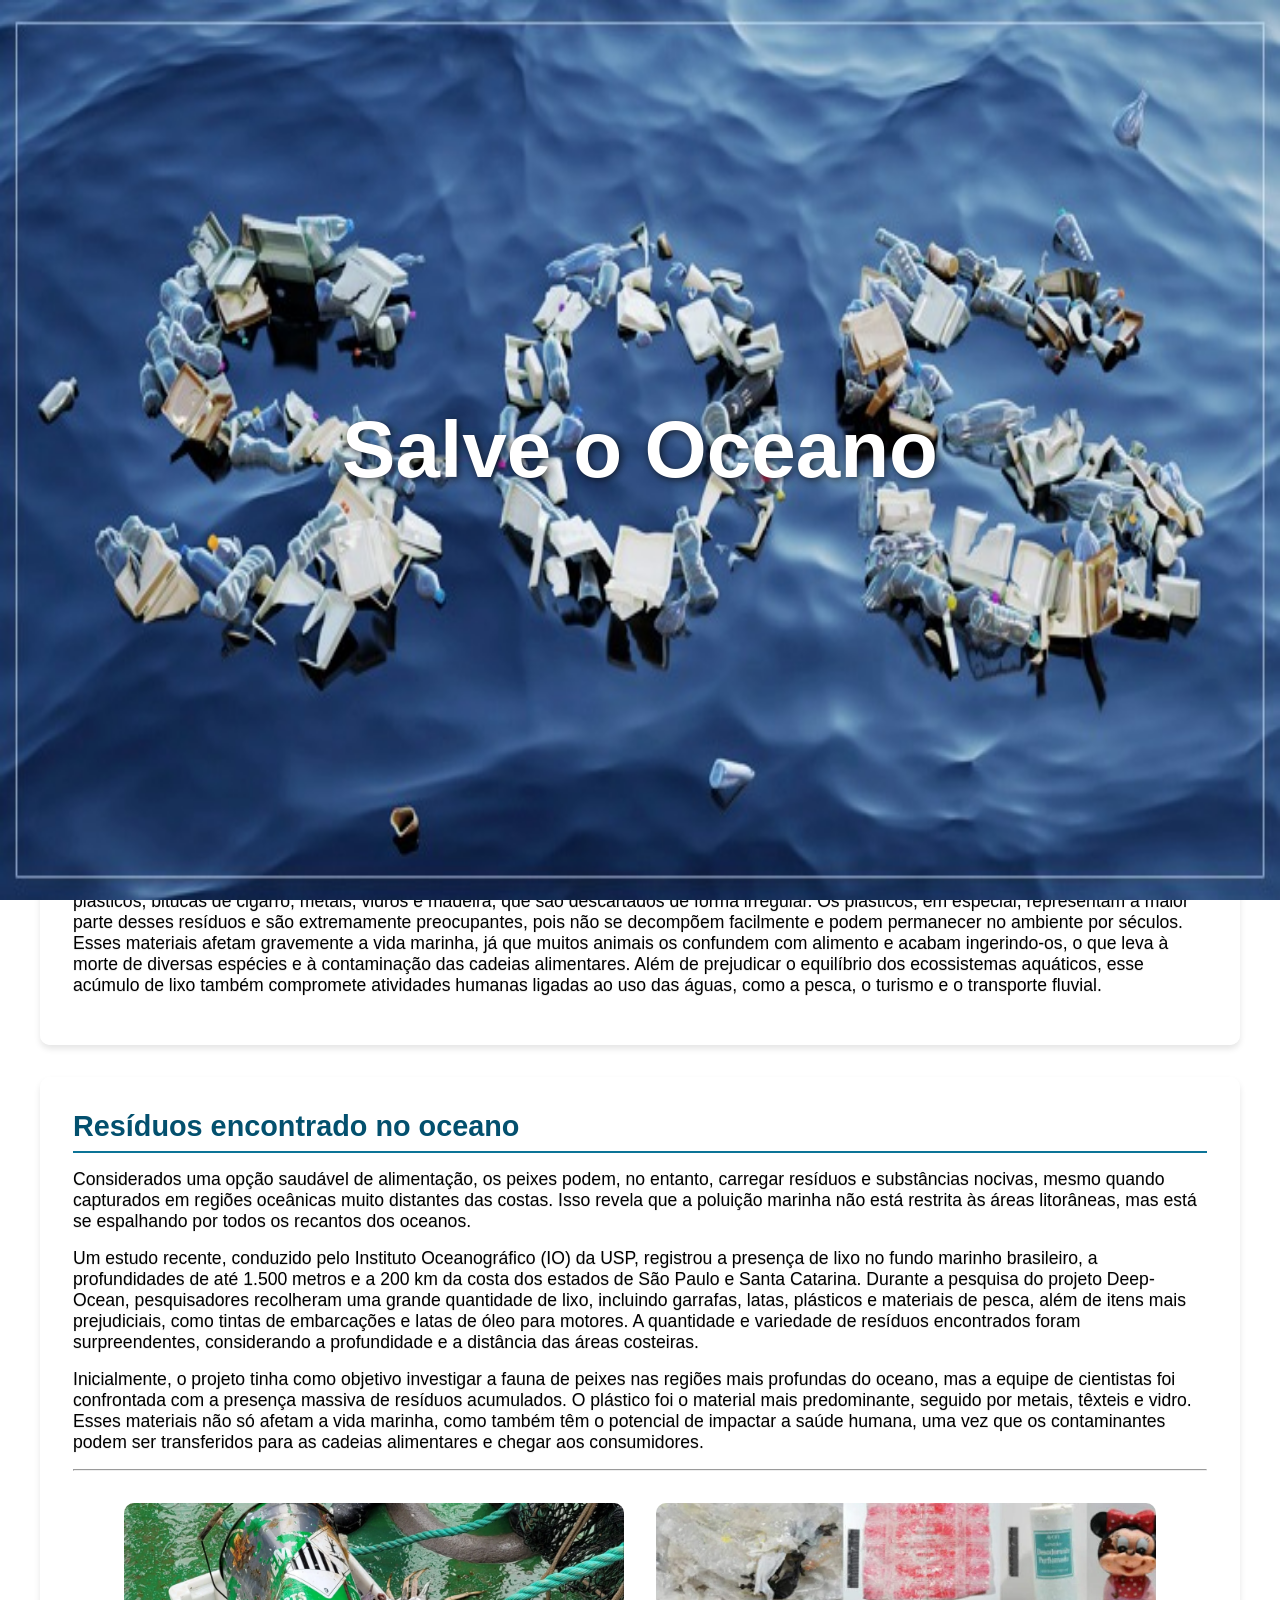
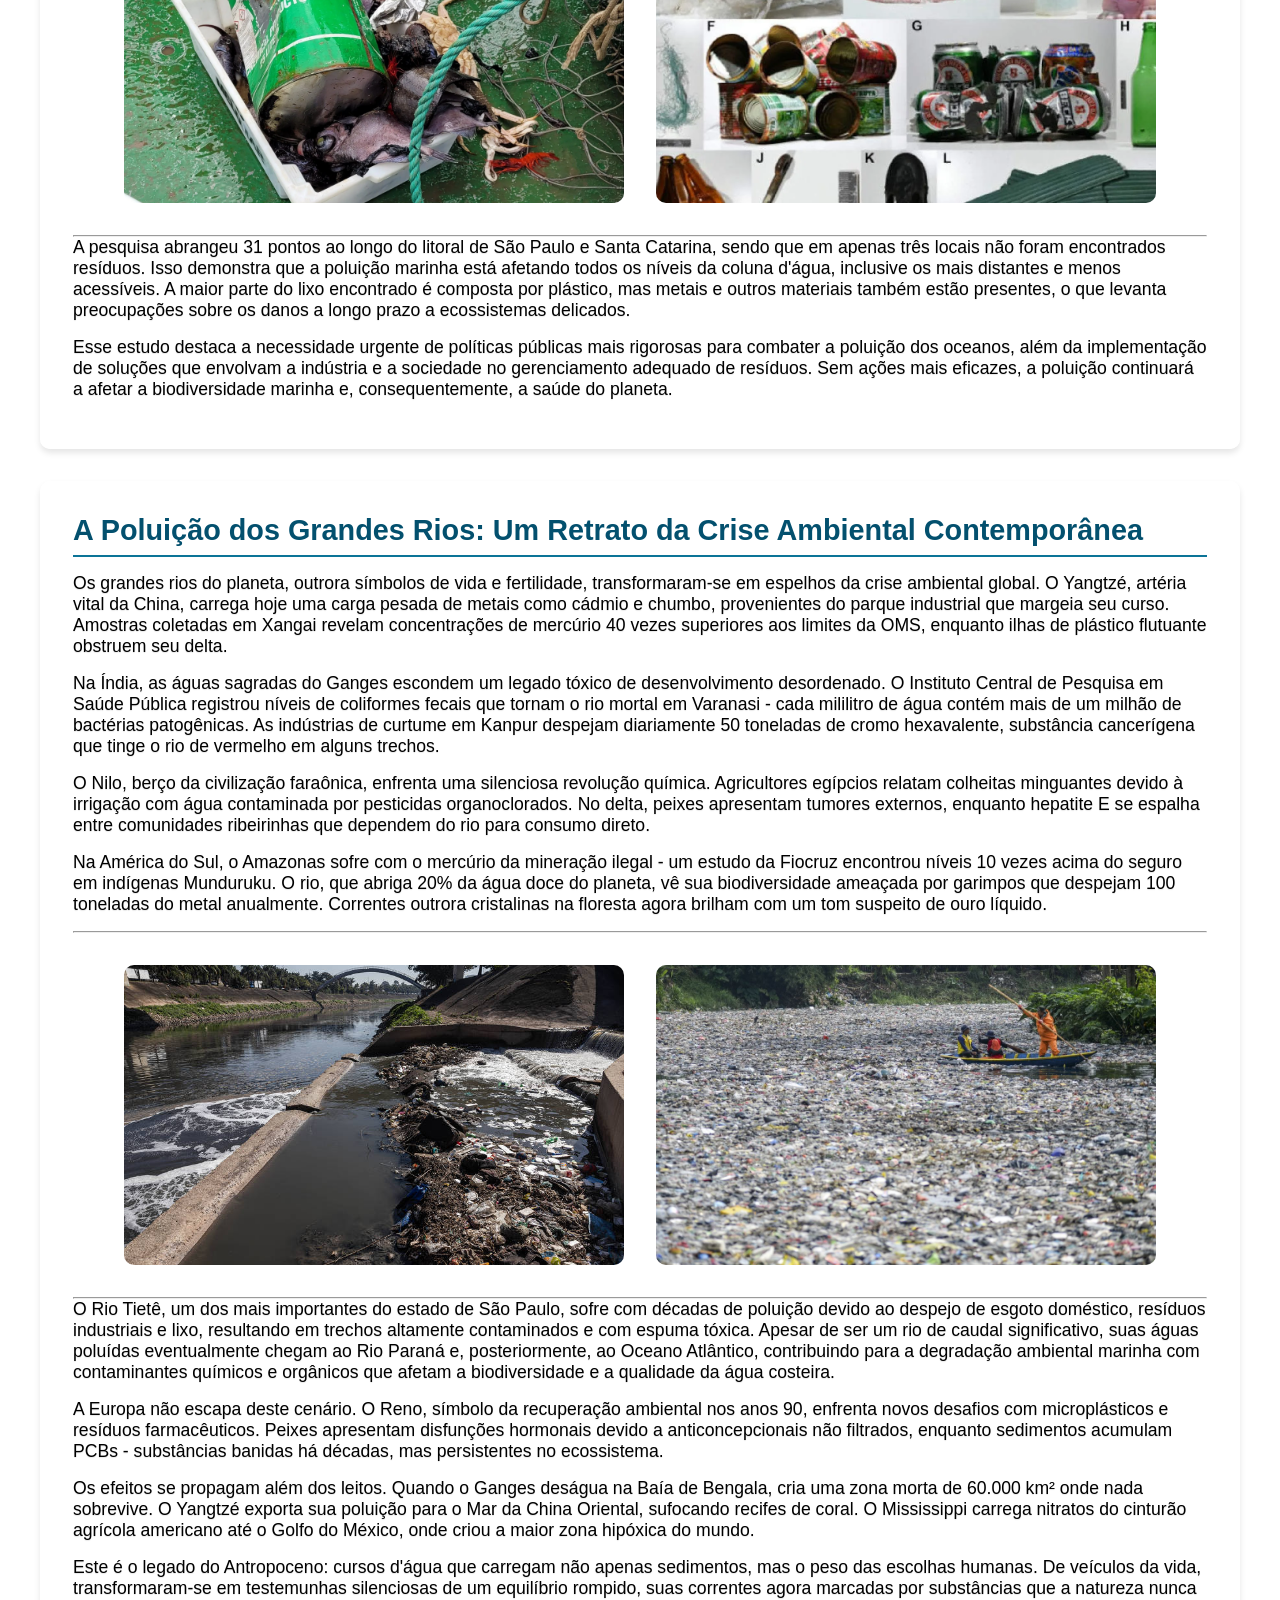
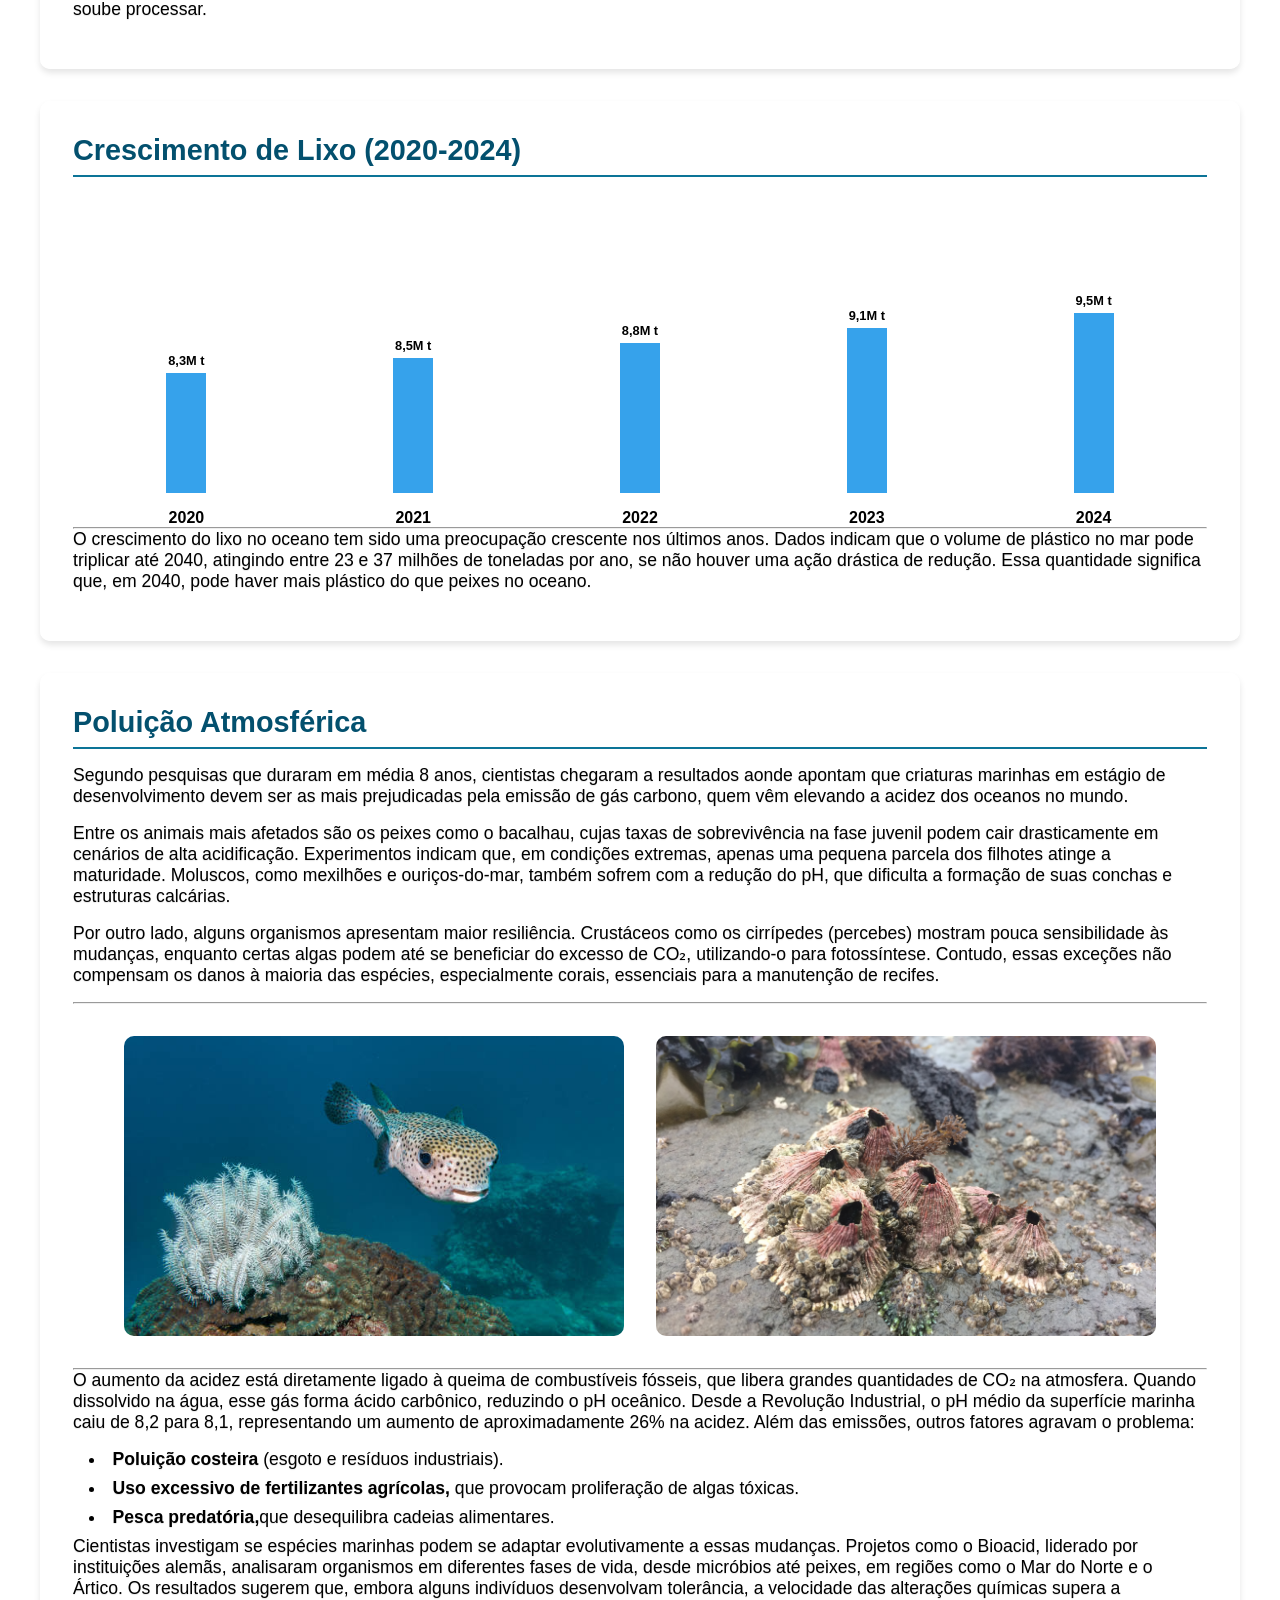
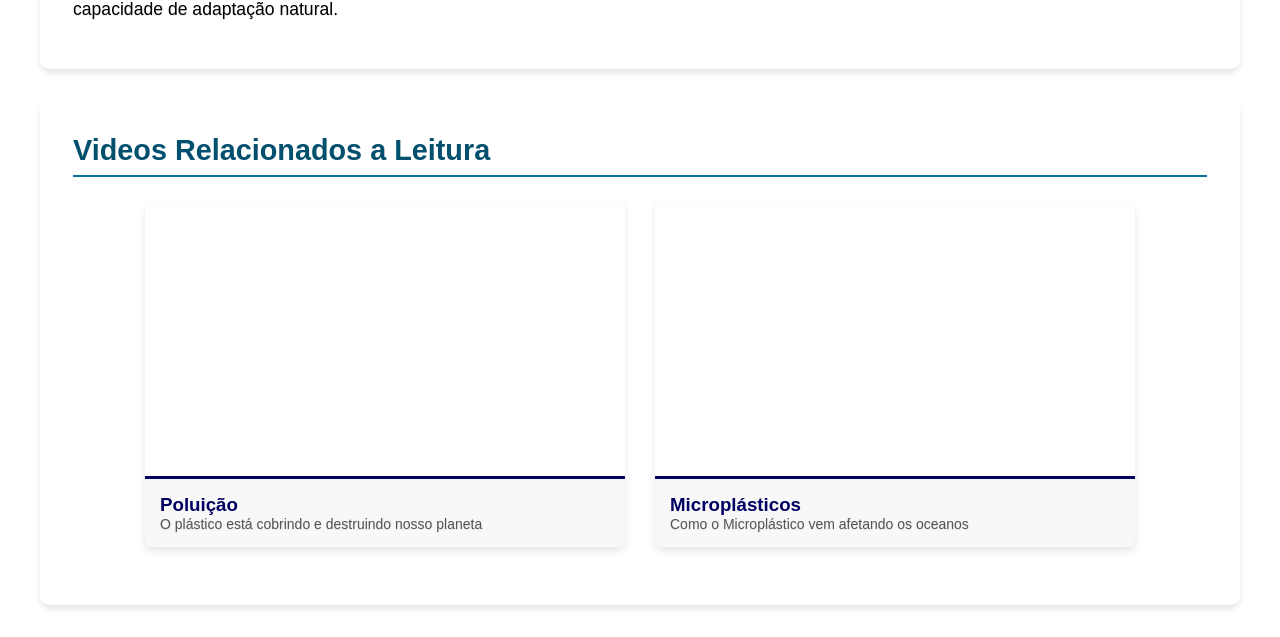
<file: index.html>
<!DOCTYPE html> <!-- Define o tipo do documento -->
<html lang="pt-BR"> <!-- Define o idioma da página como português do Brasil -->
<head>
    <meta charset="UTF-8"> <!-- Define a codificação de caracteres -->
    <meta name="viewport" content="width=device-width, initial-scale=1.0">
    <meta name="viewport" content="width=device-width, initial-scale=1.0, shrink-to-fit=no">
    <link rel="shortcut icon" href="../img/baleia.ico" type="imagem/x-icon">
    <title>Salve os Oceanos</title> <!-- Título da aba do navegador -->
     <link rel="stylesheet" href="../css/styles.css">  <!-- Importa o arquivo CSS -->
    <script src="../js/script.js"></script>
</head>
<body>

    <style>
    
    #splash-screen {
        position: fixed;
        top: 0;
        left: 0;
        width: 100%;
        height: 100%;
        background: #000;
        z-index: 999;
        display: flex;
        justify-content: center;
        align-items: center;
        transition: opacity 0.5s ease;
    }
    
    #splash-screen img {
        position: absolute;
        width: 100%;
        height: 100%;
        background-repeat: no-repeat;
        background-position: center;
        background-size: cover;
        background-attachment: fixed;
    }
    
    #splash-screen h1 {
        position: relative;
        z-index: 2;
        color: white;
        font-size: 5rem;
        text-align: center;
        text-shadow: 2px 2px 8px rgba(0, 0, 0, 0.7);
        animation: pulse 2.5s;
    }
    
    @keyframes pulse {
        0% { transform: scale(1); }
        50% { transform: scale(1.05); }
        100% { transform: scale(1); }
    }
    
    /* Conteúdo Principal */
    #main-content {
        opacity: 0;
        transition: opacity 0.5s ease;
    }
    
    .show-content {
        opacity: 1 !important;
    }

    </style>
    <!-- Tela de Carregamento -->
    <div id="splash-screen"> <!-- Div de carregamento inicial -->
        <img src="../img/Alo-CETESB-trouxe-a-tona-o-Lixo-Plastico-no-Mar.jpeg" alt="Imagem do Oceano"> <!-- Imagem da tela de carregamento -->
        <h1>Salve o Oceano</h1> <!-- Título centralizado na tela de carregamento -->
    </div>

    <!-- Página Principal -->
    <div id="main-content">
        <header>
            <div class="nav-container">
                <a class="logo"><i>🌊</i> Impactos no oceano</a>
                <nav>
                    <a href="index.html" class="nav-link active">Poluição</a> 
                    <a href="micro.html" class="nav-link">Microplásticos</a> 
                    <a href="esgoto.html" class="nav-link">Efluentes</a>
                    <a href="vida.html" class="nav-link">Vida Marinha</a>   
               </nav>
      
               <nav class="secondary-menu">
                <a href="#" class="menu-toggle" id="menuToggle">
                  <i class="icon-menu">☰</i> 
                </a>
                <ul class="submenu" id="submenu">
                    <li><a href="index.html">Poluição</a>
                    <li><a href="esgoto.html">Efluentes</a></li>  
                    <li><a href="micro.html">Microplástico</a></li>
                    <li><a href="vida.html">Vida marinha</a></li>
                    <li><a href="pesca.html">Pesca predatória</a></li>
                    <li><a href="clima.html">Climatização</a></li>
                    <li><a href="acidificação.html">Acidificação</a></li>
                    <li><a href="barco.html">Barcos</a></li>
                    <li><a href="exploração.html">Exploração de petróleo </a></li> 
                    <li><a href="contaminação.html">Contaminação de metais</a></li>
                    <li><a href="ajude.html">Ajude o Mar</a></li>
                    <li><a href="feedback.html">Feedback</a></li>
              </nav>
            </div>
          </header>
        </div>
      

        </header>
      </div>
        </header>


                <button onclick="lerPagina()" onmouseover="lerTexto('Ler página')" style="margin: 1rem; padding: 0.5rem 1rem; font-size: 1rem;">
                    🔊 Ler Página
                </button>  <!-- Botão para leitura da página -->
                

            <main> <!-- Conteúdo principal -->
                <section id="introdução"> <!-- Seção de introdução -->
                    <h2>A Poluição Marinha</h2> 
                   <p>Este site foi criado para abordar o tema da poluição oceânica, apresentando o contexto histórico, causas e consequências desse problema global. Aqui você encontrará informações sobre os principais tipos de contaminantes, estudos recentes sobre seus impactos na vida marinha e na saúde humana, além de sugestões de práticas e políticas que podem reduzir o fluxo de resíduos para os oceanos. Navegue pelas seções para entender todos os contextos.</p>
                    <p>A poluição marinha é um problema antigo, mas que se intensificou com o avanço da industrialização e do crescimento populacional. Desde os tempos mais remotos, os oceanos foram vistos como uma fonte inesgotável de recursos e um local conveniente para descartar resíduos. No entanto, ao longo dos séculos, a poluição de fonte pontual, como derramamentos de petróleo e lançamento de resíduos industriais, também contribui significativamente. A poluição oceânica tem graves consequências para a vida marinha, ecossistemas e para a saúde humana.
                    </p><hr>  

                    <div class="lista">
                            <div class="img-st">
                                <img src="../img/20220803_poluicao_oceano.jpg" loading="lazy">
                                <p class="row"> Fonte Disponível em: 
                                    <a href="https://jornal.usp.br/atualidades/o-brasil-esta-entre-os-20-paises-que-mais-contribuem-para-a-poluicao-nos-oceanos/" target="_blank">
                                    Jornal USP
                                    </a></p>
                                </div>

                            <div class="img-st">
                                <img src="../img/mar-de-lixo-no-caribe-foto-caroline-power-abre.jpg" loading="lazy">
                                <p class="row"> Fonte Disponível em: 
                                    <a href="https://images.app.goo.gl/r9xRzK4qe5NNkAoC9/" target="_blank">
                                    Image do Google
                                    </a></p>
                            </div>
                    </div><hr><br>

                        <p>Grande parte do lixo encontrado nos oceanos, aproximadamente 80%, tem origem em atividades humanas realizadas em terra, sendo transportado até os mares pelos cursos d’água. Esse lixo marinho é composto por materiais sólidos fabricados ou transformados,
                        como plásticos, bitucas de cigarro, metais, vidros e madeira, que são descartados de forma irregular. Os plásticos, em especial, representam a maior parte desses resíduos e são extremamente preocupantes, pois não se decompõem facilmente e podem permanecer no ambiente por séculos. Esses materiais afetam gravemente a vida marinha, já que muitos animais os confundem com alimento e acabam ingerindo-os,
                        o que leva à morte de diversas espécies e à contaminação das cadeias alimentares. Além de prejudicar o equilíbrio dos ecossistemas aquáticos, esse acúmulo de lixo também compromete atividades humanas ligadas ao uso das águas, como a pesca, o turismo e o transporte fluvial.
                        </p>
               </section>

                <section id="Resíduos ">
                    <h2>Resíduos encontrado no oceano</h2>
                    <p>Considerados uma opção saudável de alimentação, os peixes podem, no entanto, carregar resíduos e substâncias nocivas, mesmo quando capturados em regiões oceânicas muito distantes das costas. Isso revela que a poluição marinha não está restrita às áreas litorâneas, mas está se espalhando por todos os recantos dos oceanos.</p>
                    <p>Um estudo recente, conduzido pelo Instituto Oceanográfico (IO) da USP, registrou a presença de lixo no fundo marinho brasileiro, a profundidades de até 1.500 metros e a 200 km da costa dos estados de São Paulo e Santa Catarina. Durante a pesquisa do projeto Deep-Ocean, pesquisadores recolheram uma grande quantidade de lixo, incluindo garrafas, latas, plásticos e materiais de pesca, além de itens mais prejudiciais, como tintas de embarcações e latas de óleo para motores. A quantidade e variedade de resíduos encontrados foram surpreendentes, considerando a profundidade e a distância das áreas costeiras.</p>
                    <p>Inicialmente, o projeto tinha como objetivo investigar a fauna de peixes nas regiões mais profundas do oceano, mas a equipe de cientistas foi confrontada com a presença massiva de resíduos acumulados. O plástico foi o material mais predominante, seguido por metais, têxteis e vidro. Esses materiais não só afetam a vida marinha, como também têm o potencial de impactar a saúde humana, uma vez que os contaminantes podem ser transferidos para as cadeias alimentares e chegar aos consumidores.</p>
                    <hr>

                    <div class="lista">
                        <div class="img-st">
                        <img src="../img/lixo-oceano-e1710893080181.webp" loading="lazy">
                            <p class="row"> Fonte Disponível em: 
                                <a href="https://www.cnnbrasil.com.br/nacional/pela-primeira-vez-pesquisadores-da-usp-encontram-lixo-no-oceano-profundo/" target="_blank">
                                    CNN Brasil
                                </a>
                            </p>
                        </div>

                        <div class="img-st">
                                <img src="../img/pM7lmHmd-76fa85e0-dbd9-11ee-a859-f1fc398a4d19-minified.webp" loading="lazy">
                                <p class="row"> Fonte Disponível em: 
                                <a href="https://www.funverde.org.br/blog/lixo-ja-e-abundante-no-fundo-do-mar-brasileiro/" target="_blank">
                                    Funverde
                                </a></p>
                        </div>
                    </div><hr>   
                    <p>A pesquisa abrangeu 31 pontos ao longo do litoral de São Paulo e Santa Catarina, sendo que em apenas três locais não foram encontrados resíduos. Isso demonstra que a poluição marinha está afetando todos os níveis da coluna d'água, inclusive os mais distantes e menos acessíveis. A maior parte do lixo encontrado é composta por plástico, mas metais e outros materiais também estão presentes, o que levanta preocupações sobre os danos a longo prazo a ecossistemas delicados.</p>
                    <p>Esse estudo destaca a necessidade urgente de políticas públicas mais rigorosas para combater a poluição dos oceanos, além da implementação de soluções que envolvam a indústria e a sociedade no gerenciamento adequado de resíduos. Sem ações mais eficazes, a poluição continuará a afetar a biodiversidade marinha e, consequentemente, a saúde do planeta.</p> 
                </section>   
                

                <section id="rios mais poluidos">
                    <h2>A Poluição dos Grandes Rios: Um Retrato da Crise Ambiental Contemporânea</h2> 
                    <p>Os grandes rios do planeta, outrora símbolos de vida e fertilidade, transformaram-se em espelhos da crise ambiental global. O Yangtzé, artéria vital da China, carrega hoje uma carga pesada de metais como cádmio e chumbo, provenientes do parque industrial que margeia seu curso. Amostras coletadas em Xangai revelam concentrações de mercúrio 40 vezes superiores aos limites da OMS, enquanto ilhas de plástico flutuante obstruem seu delta.</p>
                    <p>Na Índia, as águas sagradas do Ganges escondem um legado tóxico de desenvolvimento desordenado. O Instituto Central de Pesquisa em Saúde Pública registrou níveis de coliformes fecais que tornam o rio mortal em Varanasi - cada mililitro de água contém mais de um milhão de bactérias patogênicas. As indústrias de curtume em Kanpur despejam diariamente 50 toneladas de cromo hexavalente, substância cancerígena que tinge o rio de vermelho em alguns trechos.</p>
                    <p>O Nilo, berço da civilização faraônica, enfrenta uma silenciosa revolução química. Agricultores egípcios relatam colheitas minguantes devido à irrigação com água contaminada por pesticidas organoclorados. No delta, peixes apresentam tumores externos, enquanto hepatite E se espalha entre comunidades ribeirinhas que dependem do rio para consumo direto.</p>
                    <p>Na América do Sul, o Amazonas sofre com o mercúrio da mineração ilegal - um estudo da Fiocruz encontrou níveis 10 vezes acima do seguro em indígenas Munduruku. O rio, que abriga 20% da água doce do planeta, vê sua biodiversidade ameaçada por garimpos que despejam 100 toneladas do metal anualmente. Correntes outrora cristalinas na floresta agora brilham com um tom suspeito de ouro líquido.</p>
                   <hr>  
                
                     
                   <div class="lista">
                      <div class="img-st">
                        <img src="../img/168938257364b1eead982bc_1689382573_3x2_md.jpg" loading="lazy">
                        <p class="row"> Fonte Disponível em: 
                        <a href="https://www1.folha.uol.com.br/ambiente/2023/07/despoluicao-do-rio-tiete-vira-prioridade-apos-conclusao-de-obras-no-pinheiros.shtml" target="_blank">
                        Folha Uol
                        </a></p>
                      </div>   
                      
                      <div class="img-st">
                          <img src="../img/china-rio.jpg" loading="lazy">
                          <p class="row"> Fonte Disponível em: 
                          <a href="https://megapolitan.antaranews.com/berita/354169/jawa-barat-susun-strategi-untuk-citarum-harum" target="_blank">
                          Megapolitan
                          </a></p>
                        </div> 
                   </div><hr> 
                   <p>O Rio Tietê, um dos mais importantes do estado de São Paulo, sofre com décadas de poluição devido ao despejo de esgoto doméstico, resíduos industriais e lixo, resultando em trechos altamente contaminados e com espuma tóxica. Apesar de ser um rio de caudal significativo, suas águas poluídas eventualmente chegam ao Rio Paraná e, posteriormente, ao Oceano Atlântico, contribuindo para a degradação ambiental marinha com contaminantes químicos e orgânicos que afetam a biodiversidade e a qualidade da água costeira.</p>    
                   <p>A Europa não escapa deste cenário. O Reno, símbolo da recuperação ambiental nos anos 90, enfrenta novos desafios com microplásticos e resíduos farmacêuticos. Peixes apresentam disfunções hormonais devido a anticoncepcionais não filtrados, enquanto sedimentos acumulam PCBs - substâncias banidas há décadas, mas persistentes no ecossistema.</p>
                   <p>Os efeitos se propagam além dos leitos. Quando o Ganges deságua na Baía de Bengala, cria uma zona morta de 60.000 km² onde nada sobrevive. O Yangtzé exporta sua poluição para o Mar da China Oriental, sufocando recifes de coral. O Mississippi carrega nitratos do cinturão agrícola americano até o Golfo do México, onde criou a maior zona hipóxica do mundo.</p>   
                   <p>Este é o legado do Antropoceno: cursos d'água que carregam não apenas sedimentos, mas o peso das escolhas humanas. De veículos da vida, transformaram-se em testemunhas silenciosas de um equilíbrio rompido, suas correntes agora marcadas por substâncias que a natureza nunca soube processar.</p>
                 </section>  
              
                      <!-- Seção do Gráfico -->
            <section class="grafico-container">
                <h2>Crescimento de Lixo (2020-2024)</h2>
                <div class="grafico">
                    <div class="barra-container">
                        <span class="toneladas">8,3M t</span>
                        <div class="barra" style="height: 40%;"></div>
                    </div>
                    <div class="barra-container">
                        <span class="toneladas">8,5M t</span>
                        <div class="barra" style="height: 45%;"></div>
                    </div>
                    <div class="barra-container">
                        <span class="toneladas">8,8M t</span>
                        <div class="barra" style="height: 50%;"></div>
                    </div>
                    <div class="barra-container">
                        <span class="toneladas">9,1M t</span>
                        <div class="barra" style="height: 55%;"></div>
                    </div>
                    <div class="barra-container">
                        <span class="toneladas">9,5M t</span>
                        <div class="barra" style="height: 60%;"></div>
                    </div>
                </div>
                <div class="anos">
                    <span>2020</span>
                    <span>2021</span>
                    <span>2022</span>
                    <span>2023</span>
                    <span>2024</span>
                </div><hr>
                <p>O crescimento do lixo no oceano tem sido uma preocupação crescente nos últimos anos. Dados indicam que o volume de plástico no mar pode triplicar até 2040, atingindo entre 23 e 37 milhões de toneladas por ano, se não houver uma ação drástica de redução. Essa quantidade significa que, em 2040, pode haver mais plástico do que peixes no oceano.</p>
            </section>

                    
                <section id="atmosférica">
                    <h2>Poluição Atmosférica</h2> 
                   <p>Segundo pesquisas que duraram em média 8 anos, cientistas chegaram a resultados aonde apontam que criaturas marinhas em estágio de desenvolvimento devem ser as mais prejudicadas pela emissão de gás carbono, quem vêm elevando a acidez dos oceanos no mundo. </p>
                   <p>Entre os animais mais afetados são os peixes como o bacalhau, cujas taxas de sobrevivência na fase juvenil podem cair drasticamente em cenários de alta acidificação. Experimentos indicam que, em condições extremas, apenas uma pequena parcela dos filhotes atinge a maturidade. Moluscos, como mexilhões e ouriços-do-mar, também sofrem com a redução do pH, que dificulta a formação de suas conchas e estruturas calcárias.</p>
                   <p>Por outro lado, alguns organismos apresentam maior resiliência. Crustáceos como os cirrípedes (percebes) mostram pouca sensibilidade às mudanças, enquanto certas algas podem até se beneficiar do excesso de CO₂, utilizando-o para fotossíntese. Contudo, essas exceções não compensam os danos à maioria das espécies, especialmente corais, essenciais para a manutenção de recifes.</p>
                   <hr>  
                 
                
                    <div class="lista">
                        <div class="img-st">
                         <img src="../img/istockphoto-1136442231-612x612.jpg" loading="lazy">
                         <p class="row"> Fonte Disponível em: 
                         <a href="https://www.istockphoto.com/br/search/2/image-film?phrase=baiacu+de+espinho" target="_blank">
                         istockphoto
                         </a></p>
                        </div>    
                        
                        <div class="img-st">
                            <img src="../img/crrípedes.jpeg" loading="lazy">
                            <p class="row"> Fonte Disponível em: 
                            <a href="https://www.biodiversity4all.org/taxa/210289-Cirripedia" target="_blank">
                            Bio diversity4all
                            </a></p>
                           </div>  
                   
                    </div><hr>
                    <p>O aumento da acidez está diretamente ligado à queima de combustíveis fósseis, que libera grandes quantidades de CO₂ na atmosfera. Quando dissolvido na água, esse gás forma ácido carbônico, reduzindo o pH oceânico. Desde a Revolução Industrial, o pH médio da superfície marinha caiu de 8,2 para 8,1, representando um aumento de aproximadamente 26% na acidez. Além das emissões, outros fatores agravam o problema:</p>
                        
                        <ul>
                            <li><strong>Poluição costeira</strong> (esgoto e resíduos industriais).</li>
                            <li><strong>Uso excessivo de fertilizantes agrícolas,</strong> que provocam proliferação de algas tóxicas.</li>
                            <li><strong>Pesca predatória,</strong>que desequilibra cadeias alimentares.</li>
                        </ul>

                        <p>Cientistas investigam se espécies marinhas podem se adaptar evolutivamente a essas mudanças. Projetos como o Bioacid, liderado por instituições alemãs, analisaram organismos em diferentes fases de vida, desde micróbios até peixes, em regiões como o Mar do Norte e o Ártico. Os resultados sugerem que, embora alguns indivíduos desenvolvam tolerância, a velocidade das alterações químicas supera a capacidade de adaptação natural.</p>
                </section>

                    
                    <section id="Documentário">
                        <div class="topico-card">
                            <h2>Videos Relacionados a Leitura</h2>

                             <div class="video-container">
                                    <div class="video-card">
                                        <iframe width="560" height="315" src="https://www.youtube.com/embed/3dmZrzeg2e0?si=gvKJpUdLXSV4k1Zr" title="YouTube video player" frameborder="0" allow="accelerometer; autoplay; clipboard-write; encrypted-media; gyroscope; picture-in-picture; web-share" referrerpolicy="strict-origin-when-cross-origin" allowfullscreen></iframe>
                                        <div class="video-descricao">
                                          <h3>Poluição</h3>
                                          <p>O plástico está cobrindo e destruindo nosso planeta</p>
                                        </div>
                                    </div>
                                        
                                    <div class="video-card">
                                     <iframe width="560" height="315" src="https://www.youtube.com/embed/mb-M9DGN_GQ?si=lS3fUu-BKu6U34Yp" title="YouTube video player" frameborder="0" allow="accelerometer; autoplay; clipboard-write; encrypted-media; gyroscope; picture-in-picture; web-share" referrerpolicy="strict-origin-when-cross-origin" allowfullscreen></iframe>                                        <div class="video-descricao">
                                     <h3>Microplásticos</h3>
                                     <p>Como o Microplástico vem afetando os oceanos</p>
                                    </div>
                              </div>   
                        </div>
                    </section>
            </main>   
    <!--função para animação no carregamento do site-->
    <script>
        // Espera o DOM carregar completamente
        document.addEventListener('DOMContentLoaded', function() {
            document.getElementById('main-content').style.opacity = '0'; // Deixa o conteúdo principal invisível

            setTimeout(() => {
                document.getElementById('splash-screen').style.opacity = '0'; // Esconde o splash gradualmente
                setTimeout(() => {
                    document.getElementById('splash-screen').style.display = 'none'; // Remove o splash da tela
                    document.getElementById('main-content').classList.add('show-content'); // Mostra o conteúdo principal
                }, 500); // Espera 0.5s para remover da tela
            }, 3000); // Espera 3s antes de iniciar a transição
        });
    </script>

 
</body>
</html>
</file>
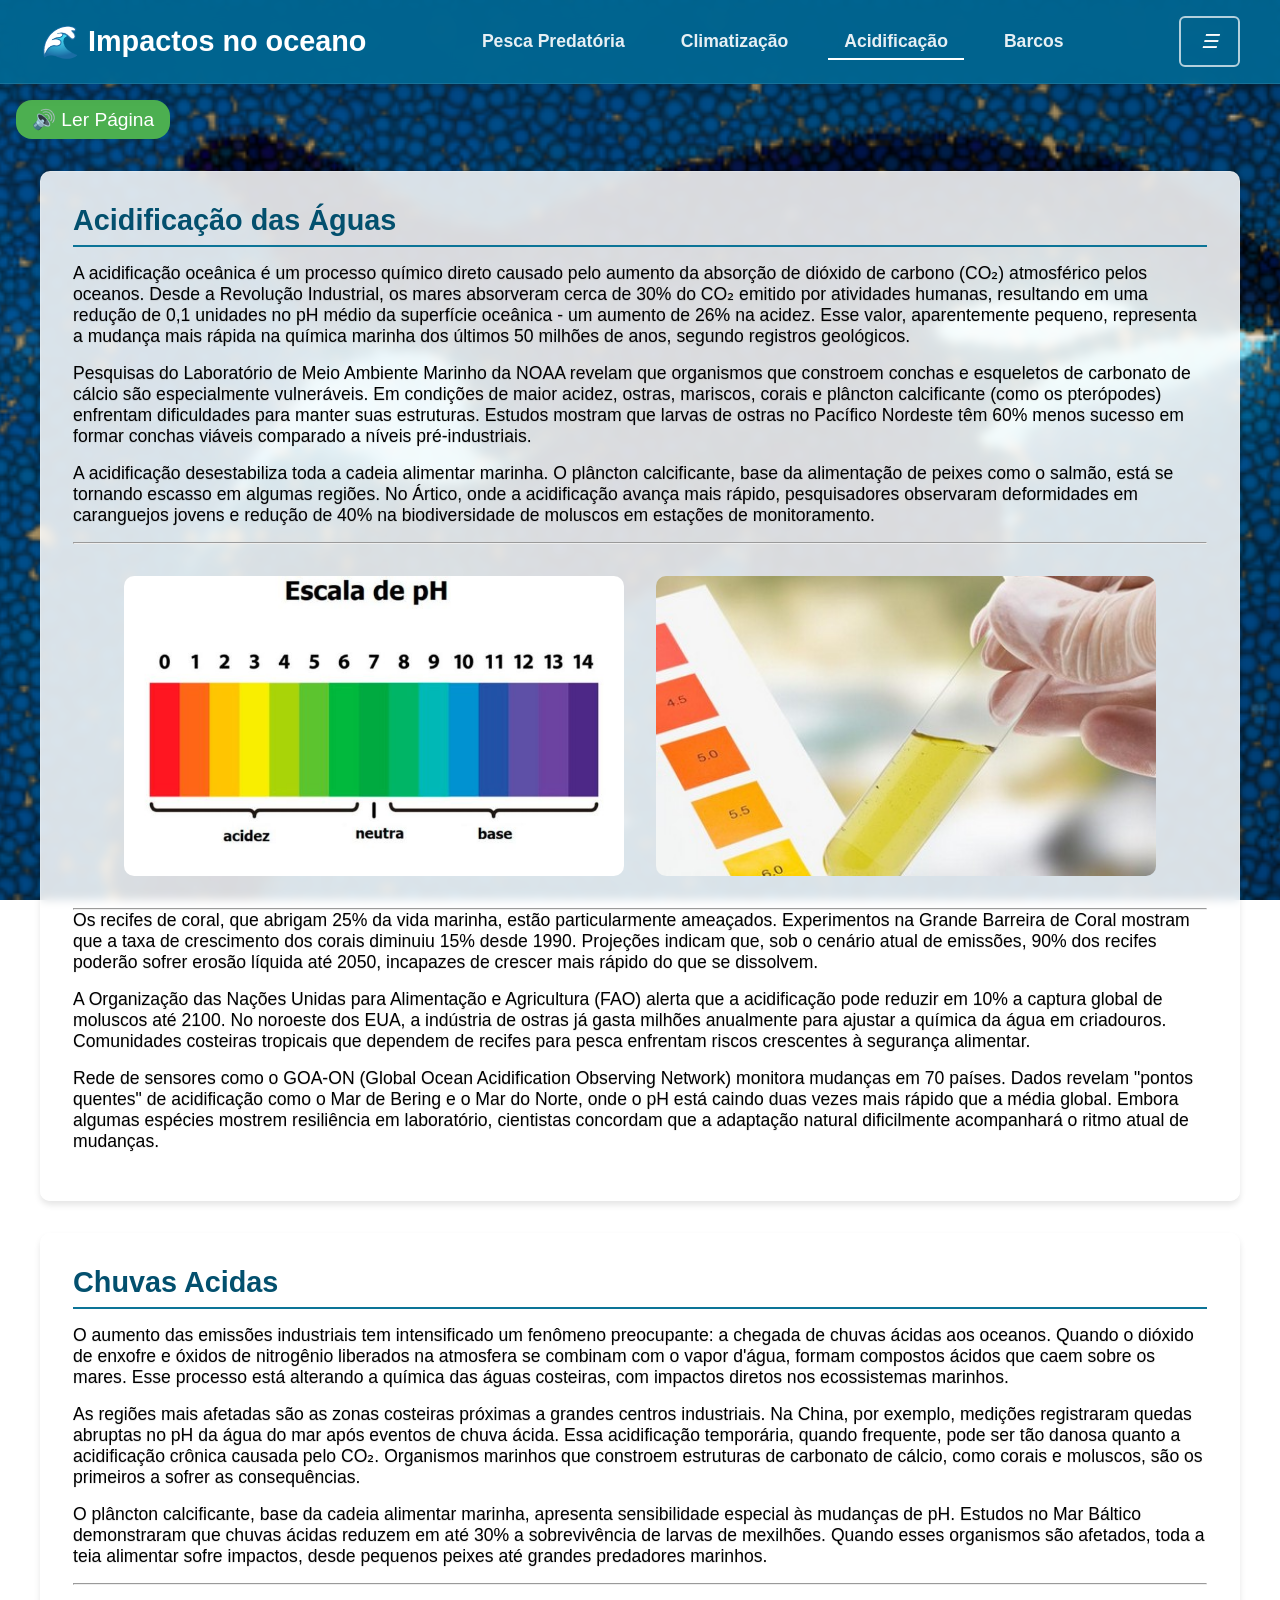
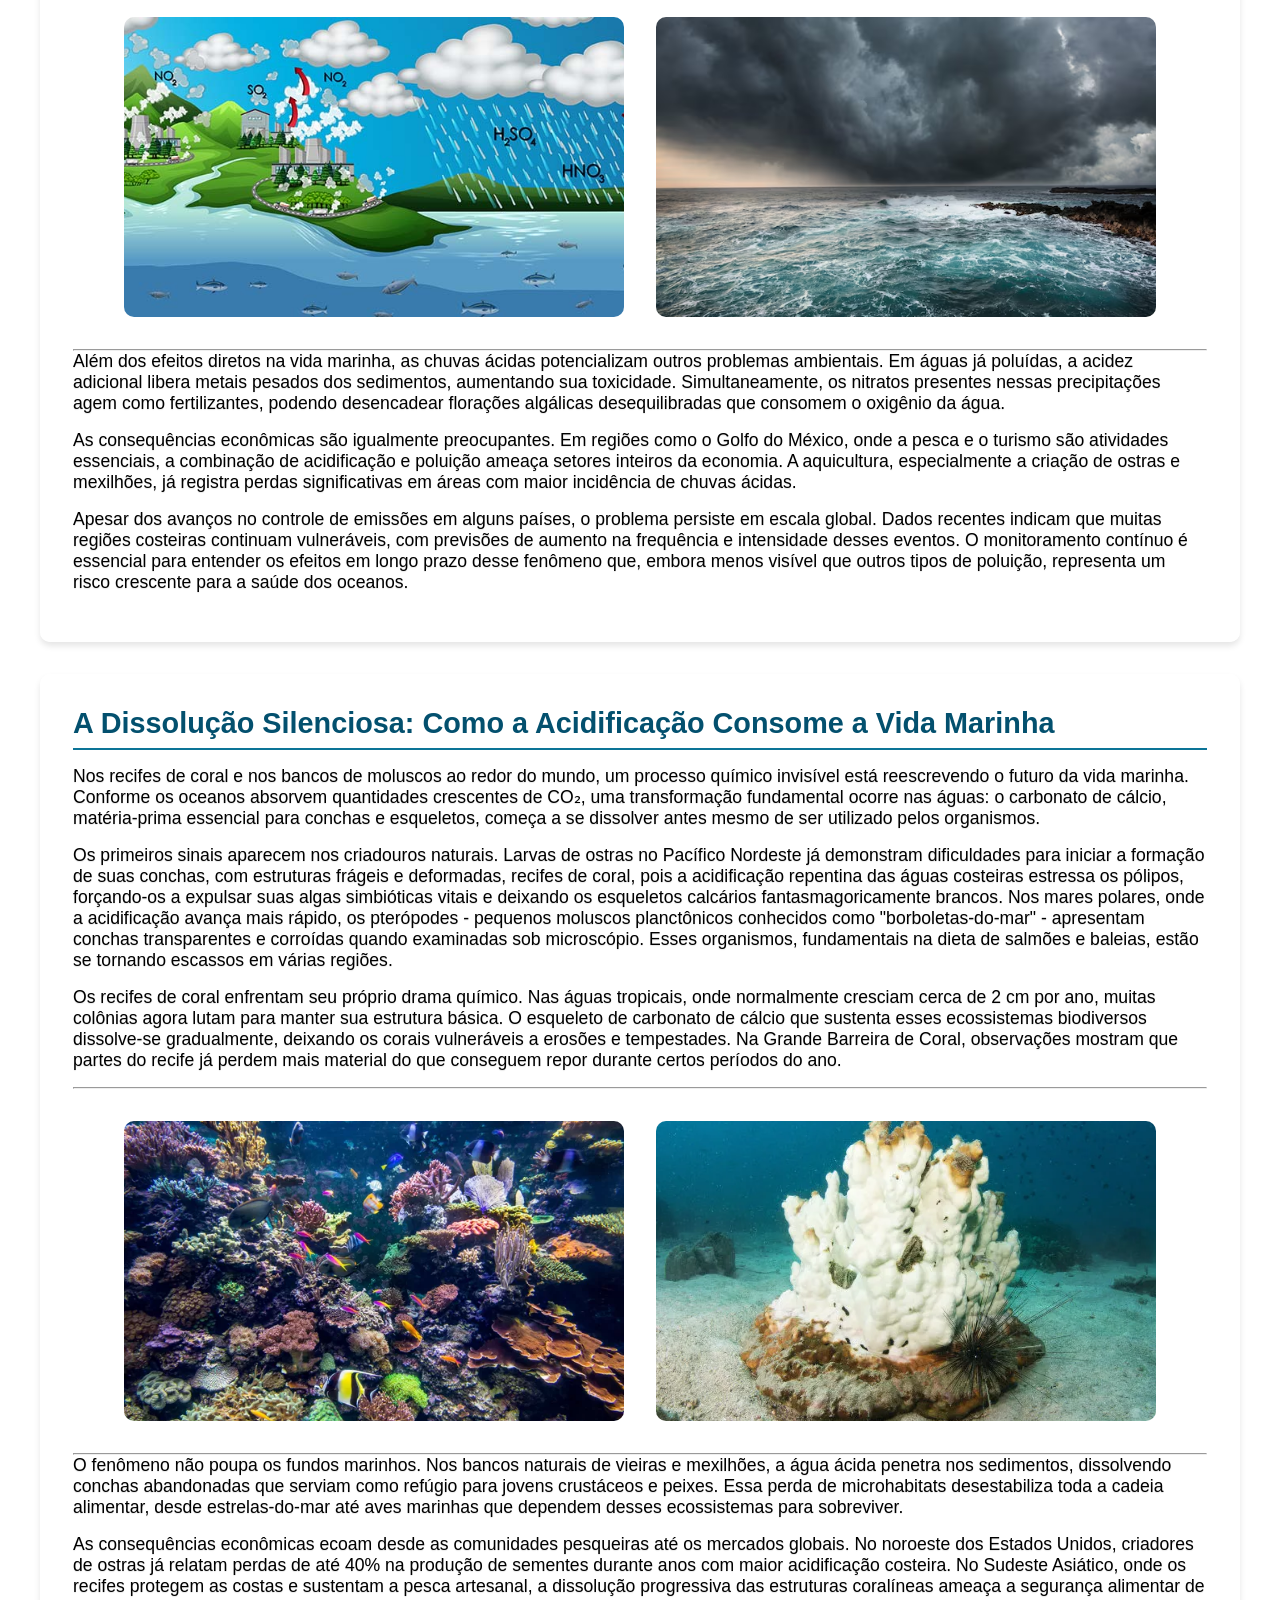
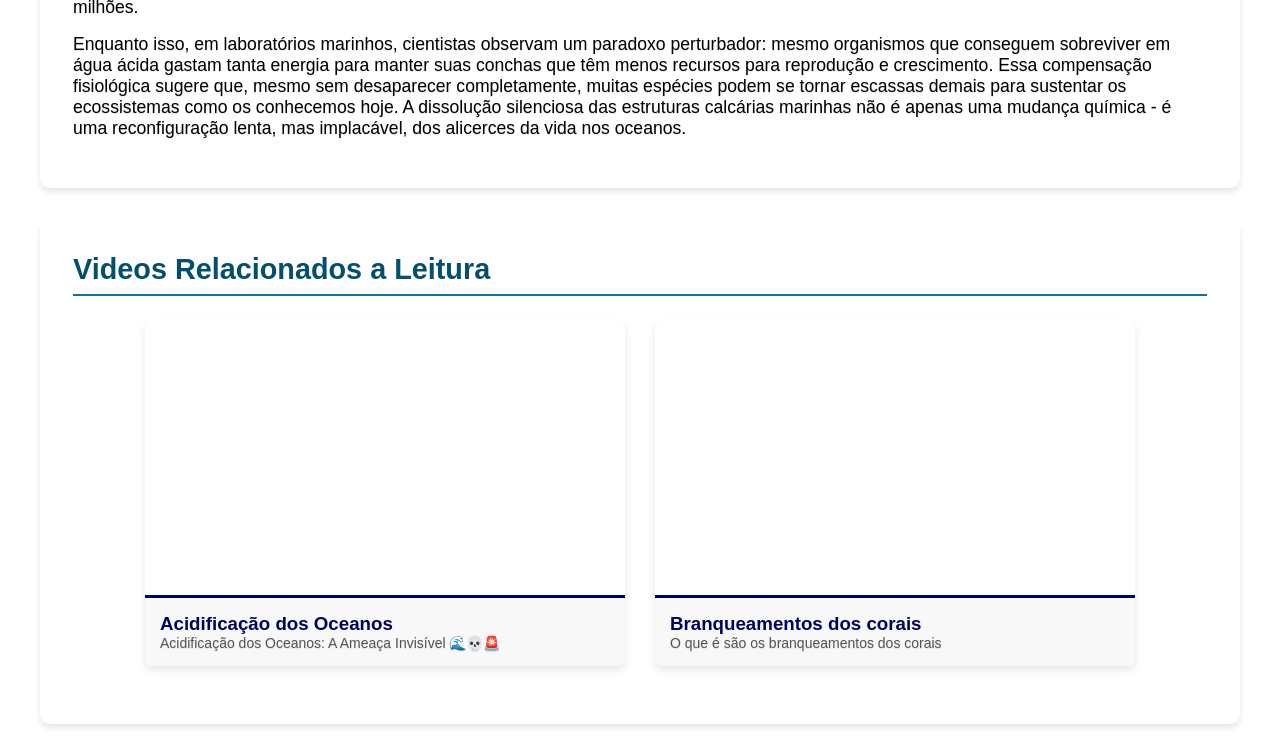
<file: html/acidificação.html>
<!DOCTYPE html> <!-- Define o tipo do documento -->
<html lang="pt-BR"> <!-- Define o idioma da página como português do Brasil -->
<head>
    <meta charset="UTF-8"> <!-- Define a codificação de caracteres -->
    <meta name="viewport" content="width=device-width, initial-scale=1.0">
    <meta name="viewport" content="width=device-width, initial-scale=1.0, shrink-to-fit=no">
    <link rel="shortcut icon" href="../img/baleia.ico" type="imagem/x-icon">
    <title>Salve os Oceanos</title> <!-- Título da aba do navegador -->
    <link rel="stylesheet" href="../css/styles.css">  <!-- Importa o arquivo CSS --> 
    <script src="../js/script.js"></script>
</head>
<body>


  <div id="main-content">
    <header>
      <div class="nav-container">
        <a class="logo"><i>🌊</i> Impactos no oceano</a>
        <nav>
            <a href="pesca.html" class="nav-link">Pesca Predatória</a>
            <a href="clima.html" class="nav-link">Climatização</a> 
            <a href="acidificação.html" class="nav-link active">Acidificação</a>
            <a href="barco.html" class="nav-link">Barcos</a>
         </nav>

       <nav class="secondary-menu">
        <a href="#" class="menu-toggle" id="menuToggle">
          <i class="icon-menu">☰</i> 
        </a>
        <ul class="submenu" id="submenu">
            <li><a href="index.html">Poluição</a>
            <li><a href="micro.html">Microplástico</a></li>
            <li><a href="esgoto.html">Efluentes</a></li> 
            <li><a href="vida.html">Vida marinha</a></li>
            <li><a href="pesca.html">Pesca predatória</a></li>
            <li><a href="clima.html">Climatização</a></li>
            <li><a href="acidificação.html">Acidificação</a></li>
            <li><a href="barco.html">Barcos</a></li>
            <li><a href="exploração.html">Exploração de petróleo </a></li> 
            <li><a href="contaminação.html">Contaminação de metais</a></li>
            <li><a href="ajude.html">Ajude o Mar</a></li>
            <li><a href="feedback.html">Feedback</a></li>
        </ul>
      </nav>
    </div>
  </header>
</div>

<button onclick="lerPagina()" onmouseover="lerTexto('Ler página')"
          style="margin:1rem; padding:0.5rem 1rem; font-size:1rem;">
    🔊 Ler Página
  </button>

  <main>  <!--Seção vida marinha */-->
    <section id="Climatização">
      <h2>Acidificação das Águas</h2> 
     <p>A acidificação oceânica é um processo químico direto causado pelo aumento da absorção de dióxido de carbono (CO₂) atmosférico pelos oceanos. Desde a Revolução Industrial, os mares absorveram cerca de 30% do CO₂ emitido por atividades humanas, resultando em uma redução de 0,1 unidades no pH médio da superfície oceânica - um aumento de 26% na acidez. Esse valor, aparentemente pequeno, representa a mudança mais rápida na química marinha dos últimos 50 milhões de anos, segundo registros geológicos.</p>
     <p>Pesquisas do Laboratório de Meio Ambiente Marinho da NOAA revelam que organismos que constroem conchas e esqueletos de carbonato de cálcio são especialmente vulneráveis. Em condições de maior acidez, ostras, mariscos, corais e plâncton calcificante (como os pterópodes) enfrentam dificuldades para manter suas estruturas. Estudos mostram que larvas de ostras no Pacífico Nordeste têm 60% menos sucesso em formar conchas viáveis comparado a níveis pré-industriais.</p>
     <p>A acidificação desestabiliza toda a cadeia alimentar marinha. O plâncton calcificante, base da alimentação de peixes como o salmão, está se tornando escasso em algumas regiões. No Ártico, onde a acidificação avança mais rápido, pesquisadores observaram deformidades em caranguejos jovens e redução de 40% na biodiversidade de moluscos em estações de monitoramento.</p>
     <hr>  

       
     <div class="lista">
        <div class="img-st">
          <img src="../img/escala-de-ph-800x440.jpg" loading="lazy">
          <p class="row"> Fonte Disponível em: 
          <a href="https://www.normasabnt.org/ph-e-agua/#google_vignette" target="_blank">
          Normas Abnt
          </a></p>
        </div>   
        
        <div class="img-st">
            <img src="../img/acidificacao-oceanica-1024x1024.jpg" loading="lazy">
            <p class="row"> Fonte Disponível em: 
            <a href="https://www.bemparana.com.br/noticias/parana/medico-formado-na-ufpr-e-finalista-em-premio-internacional-por-criar-exame-para-transplantados/" target="_blank">
            Bem Paraná
            </a></p>
          </div> 
     </div><hr>   
     <p>Os recifes de coral, que abrigam 25% da vida marinha, estão particularmente ameaçados. Experimentos na Grande Barreira de Coral mostram que a taxa de crescimento dos corais diminuiu 15% desde 1990. Projeções indicam que, sob o cenário atual de emissões, 90% dos recifes poderão sofrer erosão líquida até 2050, incapazes de crescer mais rápido do que se dissolvem.</p>
     <p>A Organização das Nações Unidas para Alimentação e Agricultura (FAO) alerta que a acidificação pode reduzir em 10% a captura global de moluscos até 2100. No noroeste dos EUA, a indústria de ostras já gasta milhões anualmente para ajustar a química da água em criadouros. Comunidades costeiras tropicais que dependem de recifes para pesca enfrentam riscos crescentes à segurança alimentar.</p>
     <p>Rede de sensores como o GOA-ON (Global Ocean Acidification Observing Network) monitora mudanças em 70 países. Dados revelam "pontos quentes" de acidificação como o Mar de Bering e o Mar do Norte, onde o pH está caindo duas vezes mais rápido que a média global. Embora algumas espécies mostrem resiliência em laboratório, cientistas concordam que a adaptação natural dificilmente acompanhará o ritmo atual de mudanças.</p>  
   </section>  

   <section id="Climatização">
    <h2>Chuvas Acidas</h2> 
   <p>O aumento das emissões industriais tem intensificado um fenômeno preocupante: a chegada de chuvas ácidas aos oceanos. Quando o dióxido de enxofre e óxidos de nitrogênio liberados na atmosfera se combinam com o vapor d'água, formam compostos ácidos que caem sobre os mares. Esse processo está alterando a química das águas costeiras, com impactos diretos nos ecossistemas marinhos.</p>
   <p>As regiões mais afetadas são as zonas costeiras próximas a grandes centros industriais. Na China, por exemplo, medições registraram quedas abruptas no pH da água do mar após eventos de chuva ácida. Essa acidificação temporária, quando frequente, pode ser tão danosa quanto a acidificação crônica causada pelo CO₂. Organismos marinhos que constroem estruturas de carbonato de cálcio, como corais e moluscos, são os primeiros a sofrer as consequências.</p>
   <p>O plâncton calcificante, base da cadeia alimentar marinha, apresenta sensibilidade especial às mudanças de pH. Estudos no Mar Báltico demonstraram que chuvas ácidas reduzem em até 30% a sobrevivência de larvas de mexilhões. Quando esses organismos são afetados, toda a teia alimentar sofre impactos, desde pequenos peixes até grandes predadores marinhos.</p>
    <hr>  

     
   <div class="lista">
      <div class="img-st">
        <img src="../img/desenho-chuva-acida.jpg" loading="lazy">
        <p class="row"> Fonte Disponível em: 
        <a href="https://revistadigital.com.br/chuva-acida-o-que-e-causas-e-consequencias/" target="_blank">
            Revista Digital
        </a></p>
      </div>   
      
      <div class="img-st">
          <img src="../img/chuva-sobre-o-oceano-tempestuoso_328046-7215.avif" loading="lazy">
          <p class="row"> Fonte Disponível em: 
          <a href="https://br.freepik.com/fotos-premium/chuva-sobre-o-oceano-tempestuoso_13812461.htm" target="_blank">
          Freepik
          </a></p>
        </div> 
   </div><hr>     
   <p>Além dos efeitos diretos na vida marinha, as chuvas ácidas potencializam outros problemas ambientais. Em águas já poluídas, a acidez adicional libera metais pesados dos sedimentos, aumentando sua toxicidade. Simultaneamente, os nitratos presentes nessas precipitações agem como fertilizantes, podendo desencadear florações algálicas desequilibradas que consomem o oxigênio da água.</p>
   <p>As consequências econômicas são igualmente preocupantes. Em regiões como o Golfo do México, onde a pesca e o turismo são atividades essenciais, a combinação de acidificação e poluição ameaça setores inteiros da economia. A aquicultura, especialmente a criação de ostras e mexilhões, já registra perdas significativas em áreas com maior incidência de chuvas ácidas.</p>
   <p>Apesar dos avanços no controle de emissões em alguns países, o problema persiste em escala global. Dados recentes indicam que muitas regiões costeiras continuam vulneráveis, com previsões de aumento na frequência e intensidade desses eventos. O monitoramento contínuo é essencial para entender os efeitos em longo prazo desse fenômeno que, embora menos visível que outros tipos de poluição, representa um risco crescente para a saúde dos oceanos.</p>
 </section>  




 

<section id="Climatização">
    <h2>A Dissolução Silenciosa: Como a Acidificação Consome a Vida Marinha</h2> 
    <p>Nos recifes de coral e nos bancos de moluscos ao redor do mundo, um processo químico invisível está reescrevendo o futuro da vida marinha. Conforme os oceanos absorvem quantidades crescentes de CO₂, uma transformação fundamental ocorre nas águas: o carbonato de cálcio, matéria-prima essencial para conchas e esqueletos, começa a se dissolver antes mesmo de ser utilizado pelos organismos.</p>
    <p>Os primeiros sinais aparecem nos criadouros naturais. Larvas de ostras no Pacífico Nordeste já demonstram dificuldades para iniciar a formação de suas conchas, com estruturas frágeis e deformadas, recifes de coral, pois a acidificação repentina das águas costeiras estressa os pólipos, forçando-os a expulsar suas algas simbióticas vitais e deixando os esqueletos calcários fantasmagoricamente brancos. Nos mares polares, onde a acidificação avança mais rápido, os pterópodes - pequenos moluscos planctônicos conhecidos como "borboletas-do-mar" - apresentam conchas transparentes e corroídas quando examinadas sob microscópio. Esses organismos, fundamentais na dieta de salmões e baleias, estão se tornando escassos em várias regiões.</p>
    <p>Os recifes de coral enfrentam seu próprio drama químico. Nas águas tropicais, onde normalmente cresciam cerca de 2 cm por ano, muitas colônias agora lutam para manter sua estrutura básica. O esqueleto de carbonato de cálcio que sustenta esses ecossistemas biodiversos dissolve-se gradualmente, deixando os corais vulneráveis a erosões e tempestades. Na Grande Barreira de Coral, observações mostram que partes do recife já perdem mais material do que conseguem repor durante certos períodos do ano.</p>
   <hr>  

     
   <div class="lista">
      <div class="img-st">
        <img src="../img/recife-dos-corais.webp" loading="lazy">
        <p class="row"> Fonte Disponível em: 
        <a href="https://epocanegocios.globo.com/Sustentabilidade/noticia/2020/02/recifes-de-corais-podem-desaparecer-nos-proximos-20-anos-segundo-cientistas.html" target="_blank">
        Epoca Neogicios 
        </a></p>
      </div>   
      
      <div class="img-st">
          <img src="../img/coral-branqueado.webp" loading="lazy">
          <p class="row"> Fonte Disponível em: 
          <a href="https://brasilescola.uol.com.br/biologia/branqueamento-corais.htm" target="_blank">
          Braisil Escola
          </a></p>
        </div> 
   </div><hr>  
   <p>O fenômeno não poupa os fundos marinhos. Nos bancos naturais de vieiras e mexilhões, a água ácida penetra nos sedimentos, dissolvendo conchas abandonadas que serviam como refúgio para jovens crustáceos e peixes. Essa perda de microhabitats desestabiliza toda a cadeia alimentar, desde estrelas-do-mar até aves marinhas que dependem desses ecossistemas para sobreviver.</p>
   <p>As consequências econômicas ecoam desde as comunidades pesqueiras até os mercados globais. No noroeste dos Estados Unidos, criadores de ostras já relatam perdas de até 40% na produção de sementes durante anos com maior acidificação costeira. No Sudeste Asiático, onde os recifes protegem as costas e sustentam a pesca artesanal, a dissolução progressiva das estruturas coralíneas ameaça a segurança alimentar de milhões.</p>
   <p>Enquanto isso, em laboratórios marinhos, cientistas observam um paradoxo perturbador: mesmo organismos que conseguem sobreviver em água ácida gastam tanta energia para manter suas conchas que têm menos recursos para reprodução e crescimento. Essa compensação fisiológica sugere que, mesmo sem desaparecer completamente, muitas espécies podem se tornar escassas demais para sustentar os ecossistemas como os conhecemos hoje. A dissolução silenciosa das estruturas calcárias marinhas não é apenas uma mudança química - é uma reconfiguração lenta, mas implacável, dos alicerces da vida nos oceanos.</p>   
 </section>  

 <section id="Documentário">
  <div class="topico-card">
         <h2>Videos Relacionados a Leitura</h2>

       <div class="video-container">
              <div class="video-card">   
                <iframe width="560" height="315" src="https://www.youtube.com/embed/JR39oAId_gY?si=fZQwiG4OgQ_djCVT" title="YouTube video player" frameborder="0" allow="accelerometer; autoplay; clipboard-write; encrypted-media; gyroscope; picture-in-picture; web-share" referrerpolicy="strict-origin-when-cross-origin" allowfullscreen></iframe>        
                <div class="video-descricao">
                    <h3>Acidificação dos Oceanos</h3>
                    <p>Acidificação dos Oceanos: A Ameaça Invisível 🌊💀🚨</p>
                </div>
              </div>
                  
              <div class="video-card">
                <iframe width="560" height="315" src="https://www.youtube.com/embed/QgI4zJZKTJc?si=jBm-8PJwbI_MmyAa" title="YouTube video player" frameborder="0" allow="accelerometer; autoplay; clipboard-write; encrypted-media; gyroscope; picture-in-picture; web-share" referrerpolicy="strict-origin-when-cross-origin" allowfullscreen></iframe>
                <div class="video-descricao">
                  <h3>Branqueamentos dos corais </h3>
                  <p>O que é são os branqueamentos dos corais</p>
                </div>
            </div>
      </div>
</section> 
 </main>
</body>
</html>
</file>
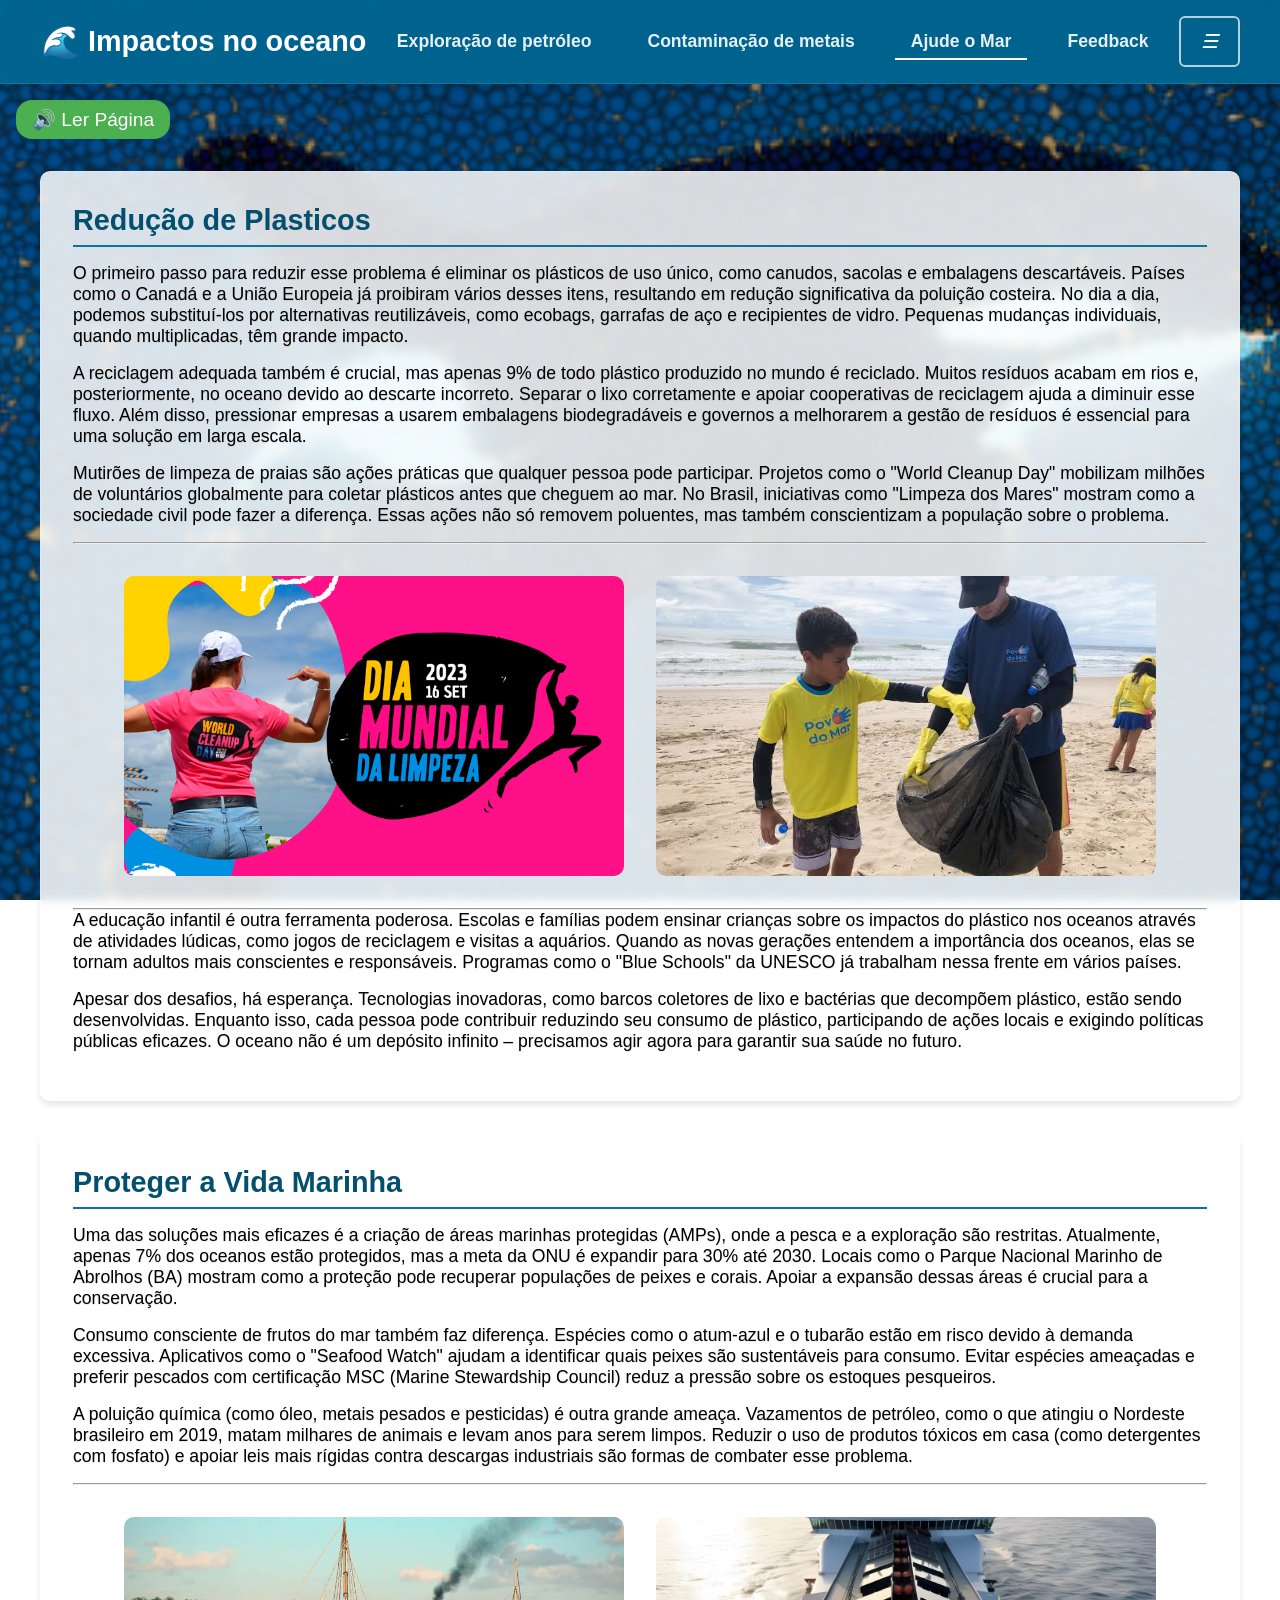
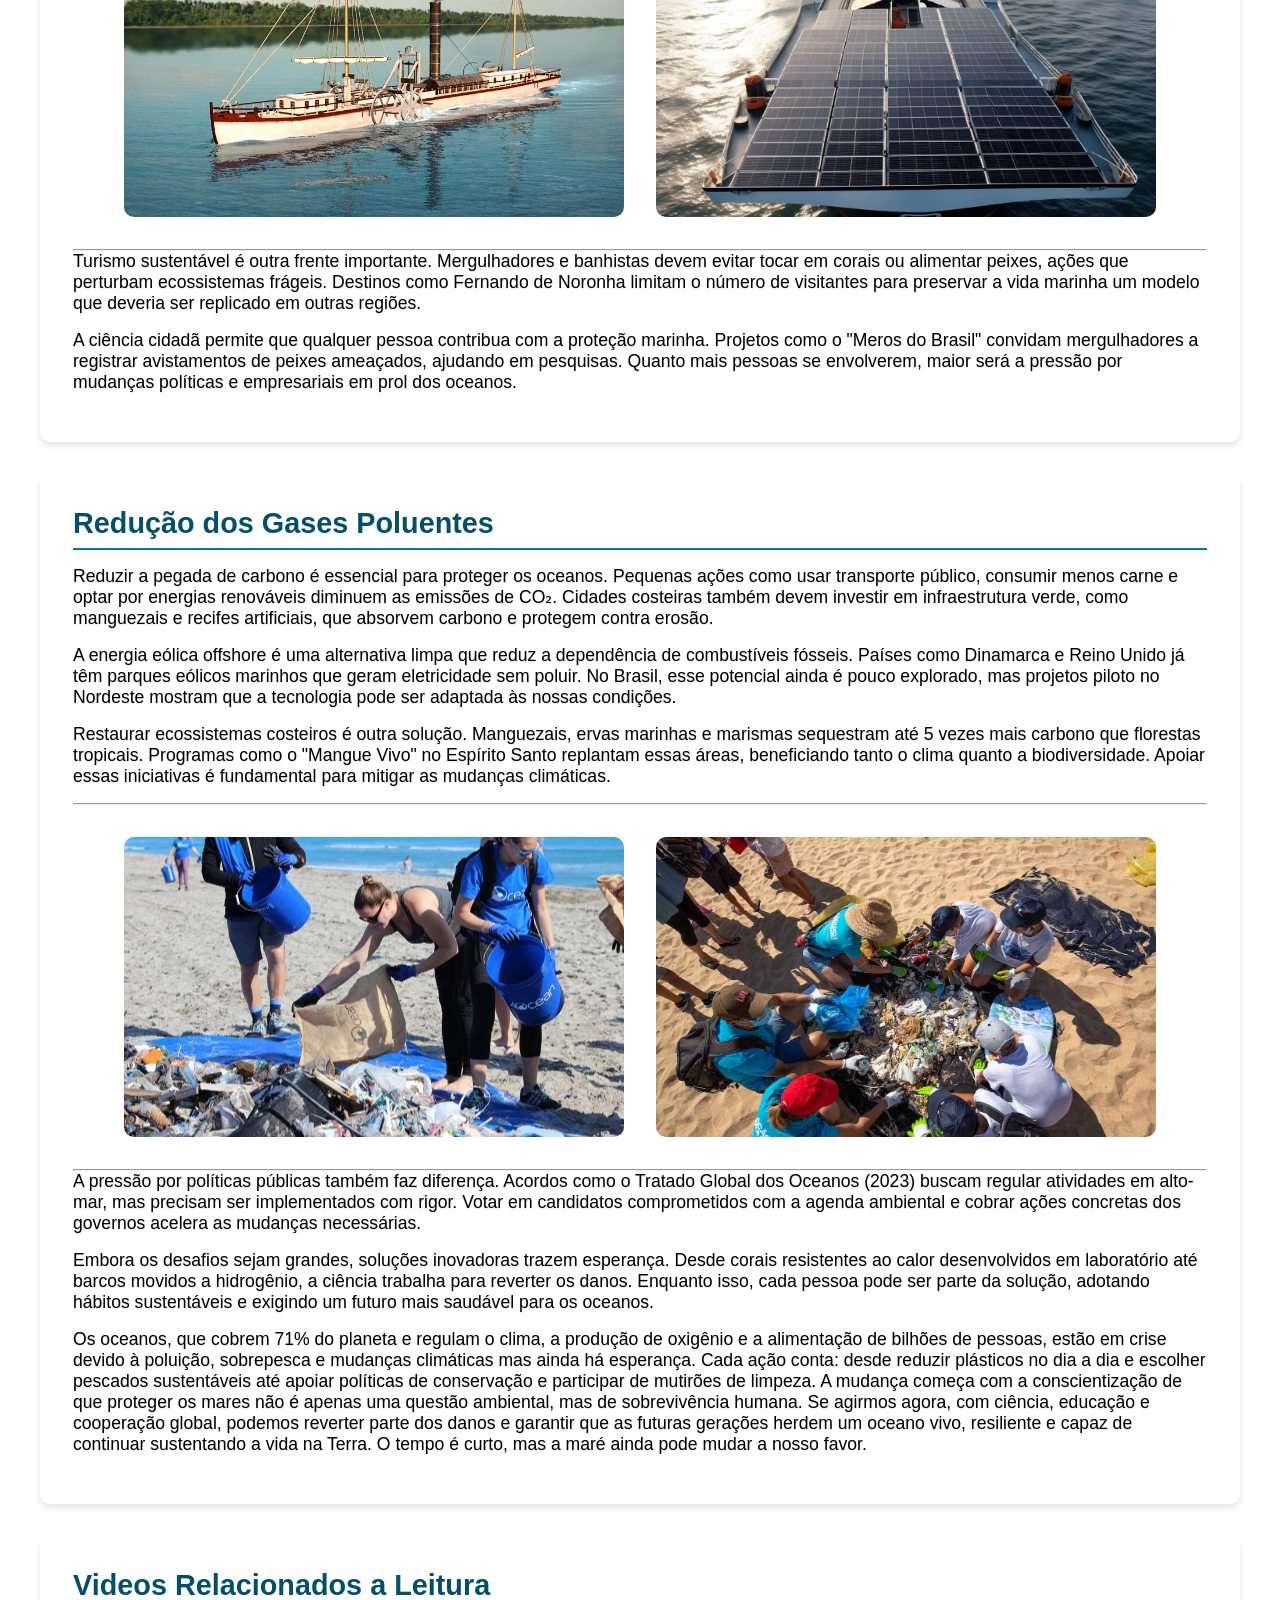
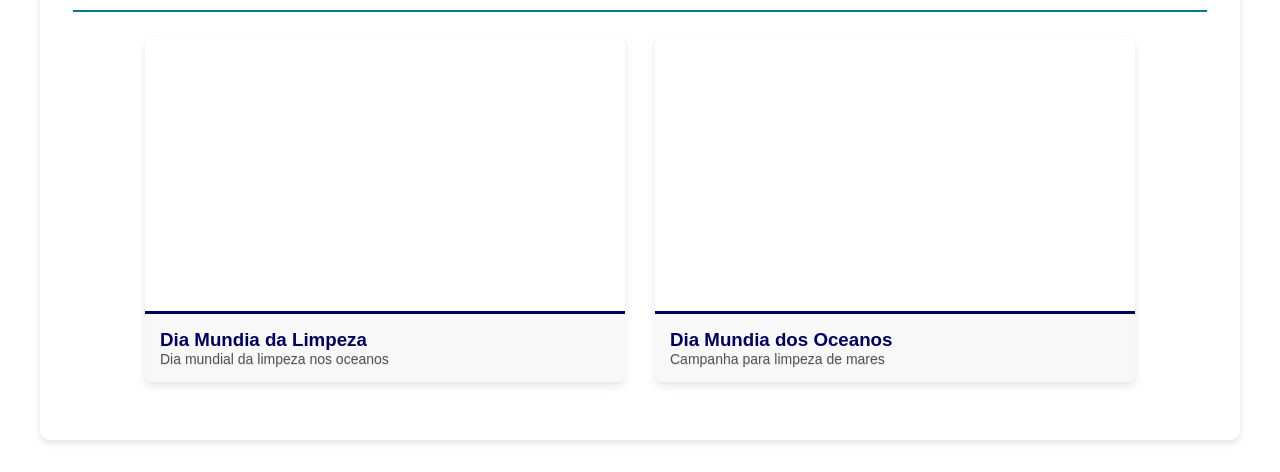
<file: html/ajude.html>
<!DOCTYPE html> <!-- Define o tipo do documento -->
<html lang="pt-BR"> <!-- Define o idioma da página como português do Brasil -->
<head>
    <meta charset="UTF-8"> <!-- Define a codificação de caracteres -->
    <meta name="viewport" content="width=device-width, initial-scale=1.0">
    <meta name="viewport" content="width=device-width, initial-scale=1.0, shrink-to-fit=no">
    <link rel="shortcut icon" href="../img/baleia.ico" type="imagem/x-icon">
    <title>Salve os Oceanos</title> <!-- Título da aba do navegador -->
    <link rel="stylesheet" href="../css/styles.css"> <!-- Importa o arquivo CSS -->
    <script src="../js/script.js"></script>
</head>
<body>


  <div id="main-content">
    <header>
      <div class="nav-container">
        <a class="logo"><i>🌊</i> Impactos no oceano</a>
        <nav>
            <a href="exploração.html" class="nav-link"> Exploração de petróleo</a>
            <a href="contaminação.html" class="nav-link">Contaminação de metais</a>
            <a href="ajude.html" class="nav-link active">Ajude o Mar</a>
            <a href="feedback.html" class="nav-link">Feedback</a>
       </nav>

       <nav class="secondary-menu">
        <a href="#" class="menu-toggle" id="menuToggle">
          <i class="icon-menu">☰</i> 
        </a>
        <ul class="submenu" id="submenu">
          <li><a href="index.html">Poluição</a>
          <li><a href="esgoto.html">Efluentes</a></li>  
          <li><a href="micro.html">Microplástico</a></li>
          <li><a href="vida.html">Vida marinha</a></li>
          <li><a href="pesca.html">Pesca predatória</a></li>
          <li><a href="clima.html">Climatização</a></li>
          <li><a href="acidificação.html">Acidificação</a></li>
          <li><a href="barco.html">Barcos</a></li>
          <li><a href="exploração.html">Exploração de petróleo </a></li> 
          <li><a href="contaminação.html">Contaminação de metais</a></li>
          <li><a href="ajude.html">Ajude o Mar</a></li>
          <li><a href="feedback.html">Feedback</a></li>
        </ul>
      </nav>
    </div>
  </header>
</div>


<button onclick="lerPagina()" onmouseover="lerTexto('Ler página')"
style="margin:1rem; padding:0.5rem 1rem; font-size:1rem;">
🔊 Ler Página
</button>

<main>  <!--Seção vida marinha */-->
<section id="Climatização">
<h2>Redução de Plasticos</h2> 
<p>O primeiro passo para reduzir esse problema é eliminar os plásticos de uso único, como canudos, sacolas e embalagens descartáveis. Países como o Canadá e a União Europeia já proibiram vários desses itens, resultando em redução significativa da poluição costeira. No dia a dia, podemos substituí-los por alternativas reutilizáveis, como ecobags, garrafas de aço e recipientes de vidro. Pequenas mudanças individuais, quando multiplicadas, têm grande impacto.</p>
<p>A reciclagem adequada também é crucial, mas apenas 9% de todo plástico produzido no mundo é reciclado. Muitos resíduos acabam em rios e, posteriormente, no oceano devido ao descarte incorreto. Separar o lixo corretamente e apoiar cooperativas de reciclagem ajuda a diminuir esse fluxo. Além disso, pressionar empresas a usarem embalagens biodegradáveis e governos a melhorarem a gestão de resíduos é essencial para uma solução em larga escala.</p>
<p>Mutirões de limpeza de praias são ações práticas que qualquer pessoa pode participar. Projetos como o "World Cleanup Day" mobilizam milhões de voluntários globalmente para coletar plásticos antes que cheguem ao mar. No Brasil, iniciativas como "Limpeza dos Mares" mostram como a sociedade civil pode fazer a diferença. Essas ações não só removem poluentes, mas também conscientizam a população sobre o problema.</p>
<hr>  


<div class="lista">
<div class="img-st">
<img src="../img/ajuda-limpeza.png" loading="lazy">
<p class="row"> Fonte Disponível em: 
<a href="https://www.worldcleanupday.org/country/brazil" target="_blank">
    Worldcleanupday
</a></p>
</div>   

<div class="img-st">
  <img src="../img/WhatsApp Image 2025-05-01 at 17.27.10 (1).jpeg" loading="lazy">
  <p class="row"> Fonte Disponível em: 
  <a href="https://www.opovo.com.br/noticias/fortaleza/2022/06/04/praia-do-futuro-acao-de-limpeza-intensifica-educacao-ambiental-para-criancas-e-adolescentes.html" target="_blank">
    Opovo
  </a></p>
</div> 
</div><hr> 
<p>A educação infantil é outra ferramenta poderosa. Escolas e famílias podem ensinar crianças sobre os impactos do plástico nos oceanos através de atividades lúdicas, como jogos de reciclagem e visitas a aquários. Quando as novas gerações entendem a importância dos oceanos, elas se tornam adultos mais conscientes e responsáveis. Programas como o "Blue Schools" da UNESCO já trabalham nessa frente em vários países.</p>    
<p>Apesar dos desafios, há esperança. Tecnologias inovadoras, como barcos coletores de lixo e bactérias que decompõem plástico, estão sendo desenvolvidas. Enquanto isso, cada pessoa pode contribuir reduzindo seu consumo de plástico, participando de ações locais e exigindo políticas públicas eficazes. O oceano não é um depósito infinito – precisamos agir agora para garantir sua saúde no futuro.</p>   
</section>  



<section id="Climatização2">
    <h2>Proteger a Vida Marinha</h2> 
    <p>Uma das soluções mais eficazes é a criação de áreas marinhas protegidas (AMPs), onde a pesca e a exploração são restritas. Atualmente, apenas 7% dos oceanos estão protegidos, mas a meta da ONU é expandir para 30% até 2030. Locais como o Parque Nacional Marinho de Abrolhos (BA) mostram como a proteção pode recuperar populações de peixes e corais. Apoiar a expansão dessas áreas é crucial para a conservação.</p>
    <p>Consumo consciente de frutos do mar também faz diferença. Espécies como o atum-azul e o tubarão estão em risco devido à demanda excessiva. Aplicativos como o "Seafood Watch" ajudam a identificar quais peixes são sustentáveis para consumo. Evitar espécies ameaçadas e preferir pescados com certificação MSC (Marine Stewardship Council) reduz a pressão sobre os estoques pesqueiros.</p>
    <p>A poluição química (como óleo, metais pesados e pesticidas) é outra grande ameaça. Vazamentos de petróleo, como o que atingiu o Nordeste brasileiro em 2019, matam milhares de animais e levam anos para serem limpos. Reduzir o uso de produtos tóxicos em casa (como detergentes com fosfato) e apoiar leis mais rígidas contra descargas industriais são formas de combater esse problema.</p>
   <hr>  

     
   <div class="lista">
    <div class="img-st">
      <img src="../img/960.jpg" loading="lazy">
      <p class="row"> Fonte Disponível em: 
      <a href="https://www.mozaweb.com/pt/Extra-Cenas_3D-Barco_a_vapor_North_River_Clermont_1807-9965" target="_blank">
      Mozaweb
      </a></p>
    </div>   
    
    <div class="img-st">
        <img src="../img/large-ship-with-large-solar-panel-front-scaled.webp" loading="lazy">
        <p class="row"> Fonte Disponível em: 
        <a href="https://voolta.com.br/blog/eletromobilidade-navios-transformacao-maritima/" target="_blank">
            voolta
        </a></p>
      </div> 
 </div><hr>
   <p>Turismo sustentável é outra frente importante. Mergulhadores e banhistas devem evitar tocar em corais ou alimentar peixes, ações que perturbam ecossistemas frágeis. Destinos como Fernando de Noronha limitam o número de visitantes para preservar a vida marinha um modelo que deveria ser replicado em outras regiões.</p>    
   <p>A ciência cidadã permite que qualquer pessoa contribua com a proteção marinha. Projetos como o "Meros do Brasil" convidam mergulhadores a registrar avistamentos de peixes ameaçados, ajudando em pesquisas. Quanto mais pessoas se envolverem, maior será a pressão por mudanças políticas e empresariais em prol dos oceanos.</p>  
 </section>  


 <section id="Climatização3">
    <h2>Redução dos Gases Poluentes</h2> 
    <p>Reduzir a pegada de carbono é essencial para proteger os oceanos. Pequenas ações como usar transporte público, consumir menos carne e optar por energias renováveis diminuem as emissões de CO₂. Cidades costeiras também devem investir em infraestrutura verde, como manguezais e recifes artificiais, que absorvem carbono e protegem contra erosão.</p>
    <p>A energia eólica offshore é uma alternativa limpa que reduz a dependência de combustíveis fósseis. Países como Dinamarca e Reino Unido já têm parques eólicos marinhos que geram eletricidade sem poluir. No Brasil, esse potencial ainda é pouco explorado, mas projetos piloto no Nordeste mostram que a tecnologia pode ser adaptada às nossas condições.</p>
    <p>Restaurar ecossistemas costeiros é outra solução. Manguezais, ervas marinhas e marismas sequestram até 5 vezes mais carbono que florestas tropicais. Programas como o "Mangue Vivo" no Espírito Santo replantam essas áreas, beneficiando tanto o clima quanto a biodiversidade. Apoiar essas iniciativas é fundamental para mitigar as mudanças climáticas.</p>
   <hr>  

     
   <div class="lista">
      <div class="img-st">
        <img src="../img/limpeza-costeira.jpg" loading="lazy">
        <p class="row"> Fonte Disponível em: 
        <a href="https://radioaltominho.pt/noticias/mais-de-10-mil-voluntarios-participaram-em-acoes-de-limpeza-costeira-e-subaquatica/" target="_blank">
        radioaltominho
        </a></p>
      </div>   
      
      <div class="img-st">
          <img src="../img/Duarte-Drago-Oceano-Azul-Foundation.jpg" loading="lazy">
          <p class="row"> Fonte Disponível em: 
          <a href="https://wilder.pt/naturalistas/voluntarios-procuram-se-para-mais-de-100-accoes-de-limpeza-nas-praias-portuguesas" target="_blank">
            wilder
          </a></p>
        </div> 
   </div><hr> 
   <p>A pressão por políticas públicas também faz diferença. Acordos como o Tratado Global dos Oceanos (2023) buscam regular atividades em alto-mar, mas precisam ser implementados com rigor. Votar em candidatos comprometidos com a agenda ambiental e cobrar ações concretas dos governos acelera as mudanças necessárias.</p>    
   <p>Embora os desafios sejam grandes, soluções inovadoras trazem esperança. Desde corais resistentes ao calor desenvolvidos em laboratório até barcos movidos a hidrogênio, a ciência trabalha para reverter os danos. Enquanto isso, cada pessoa pode ser parte da solução, adotando hábitos sustentáveis e exigindo um futuro mais saudável para os oceanos.</p>
   <p>Os oceanos, que cobrem 71% do planeta e regulam o clima, a produção de oxigênio e a alimentação de bilhões de pessoas, estão em crise devido à poluição, sobrepesca e mudanças climáticas mas ainda há esperança. Cada ação conta: desde reduzir plásticos no dia a dia e escolher pescados sustentáveis até apoiar políticas de conservação e participar de mutirões de limpeza. A mudança começa com a conscientização de que proteger os mares não é apenas uma questão ambiental, mas de sobrevivência humana. Se agirmos agora, com ciência, educação e cooperação global, podemos reverter parte dos danos e garantir que as futuras gerações herdem um oceano vivo, resiliente e capaz de continuar sustentando a vida na Terra. O tempo é curto, mas a maré ainda pode mudar a nosso favor.</p>    
 </section>  

 <section id="Documentário">
  <div class="topico-card">
      <h2>Videos Relacionados a Leitura</h2>

       <div class="video-container">
              <div class="video-card">   
                <iframe width="560" height="315" src="https://www.youtube.com/embed/gcnotT6U4ss?si=kLxxd9_7c8jTpNRj" title="YouTube video player" frameborder="0" allow="accelerometer; autoplay; clipboard-write; encrypted-media; gyroscope; picture-in-picture; web-share" referrerpolicy="strict-origin-when-cross-origin" allowfullscreen></iframe>        
                <div class="video-descricao">
                    <h3>Dia Mundia da Limpeza</h3>
                    <p>Dia mundial da limpeza nos oceanos</p>
                </div>
              </div>
                  
              <div class="video-card">
                <iframe width="560" height="315" src="https://www.youtube.com/embed/6mQ_pX9bTSI?si=o79KTVpx9ZFs___U" title="YouTube video player" frameborder="0" allow="accelerometer; autoplay; clipboard-write; encrypted-media; gyroscope; picture-in-picture; web-share" referrerpolicy="strict-origin-when-cross-origin" allowfullscreen></iframe>
                <div class="video-descricao">
                  <h3>Dia Mundia dos Oceanos</h3>
                  <p>Campanha para limpeza de mares </p>
                </div>
            </div>
      </div>
</main>
</body>
</html>
</file>
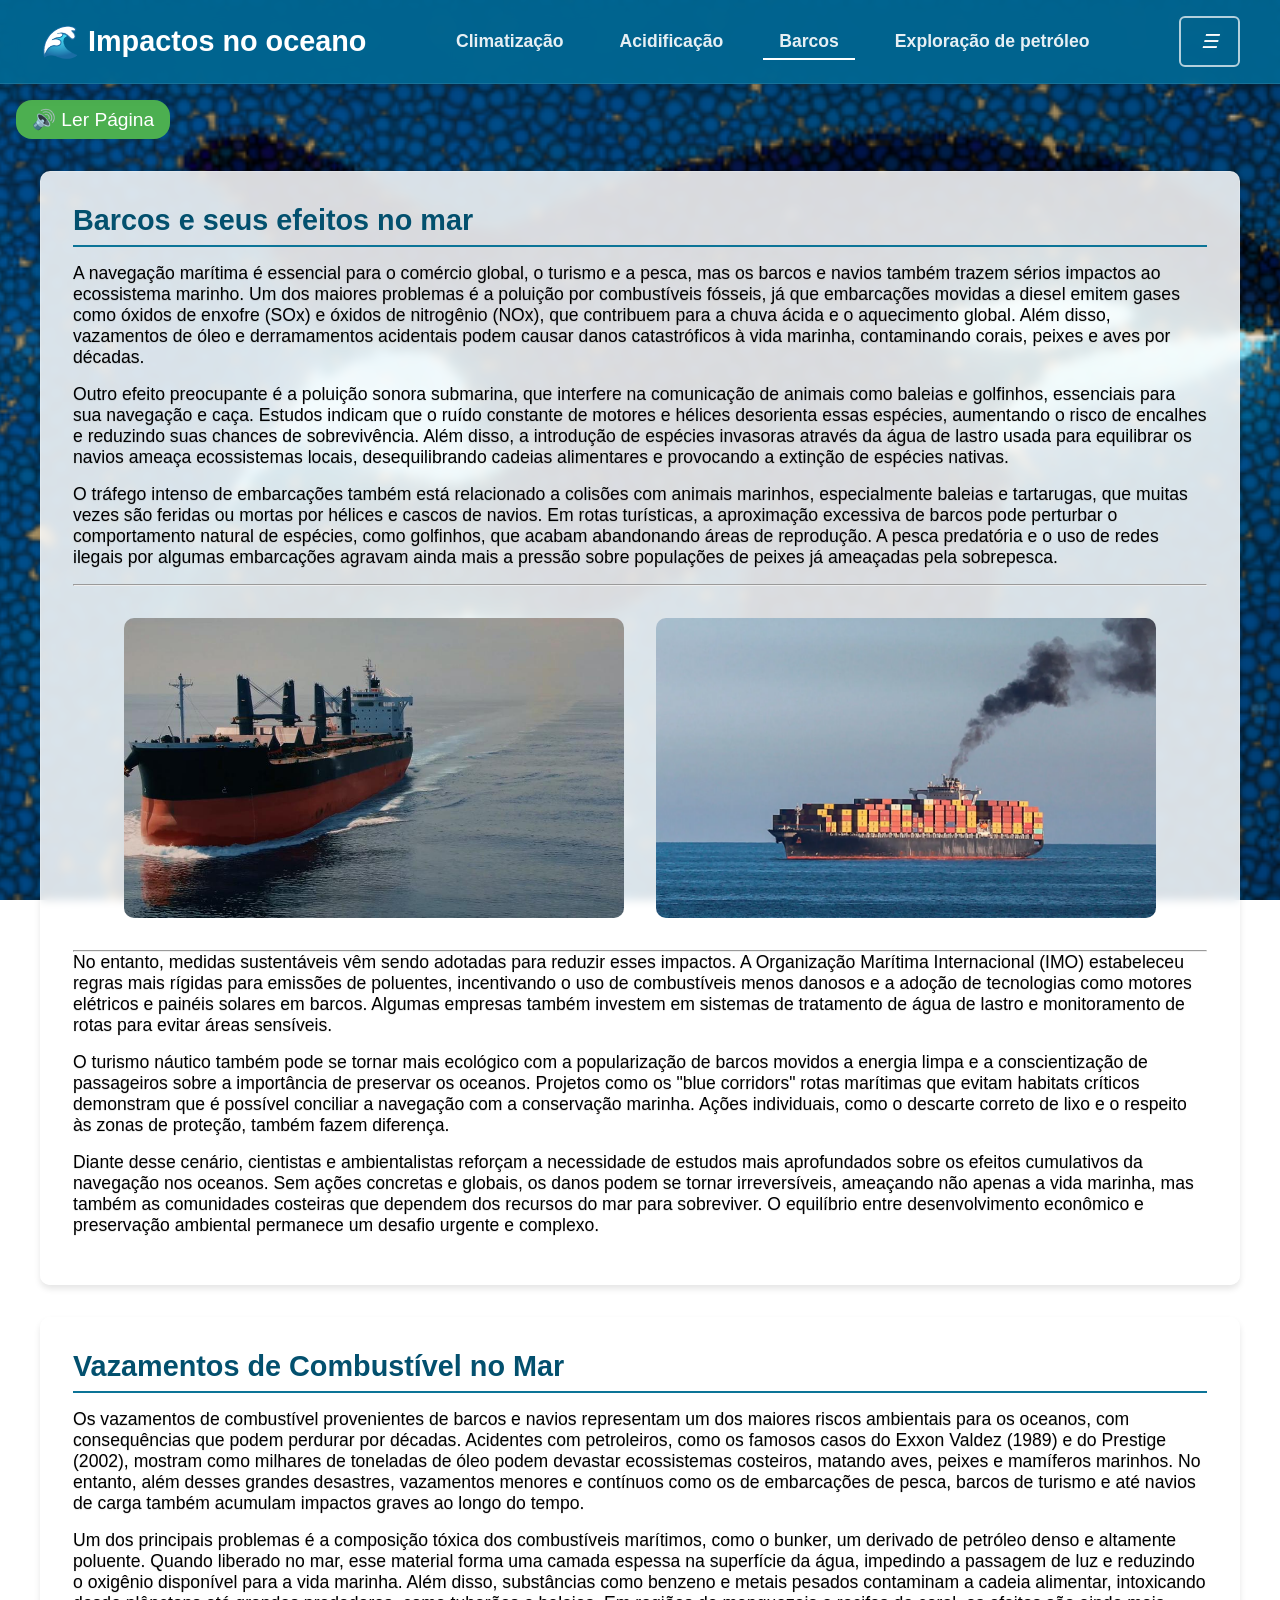
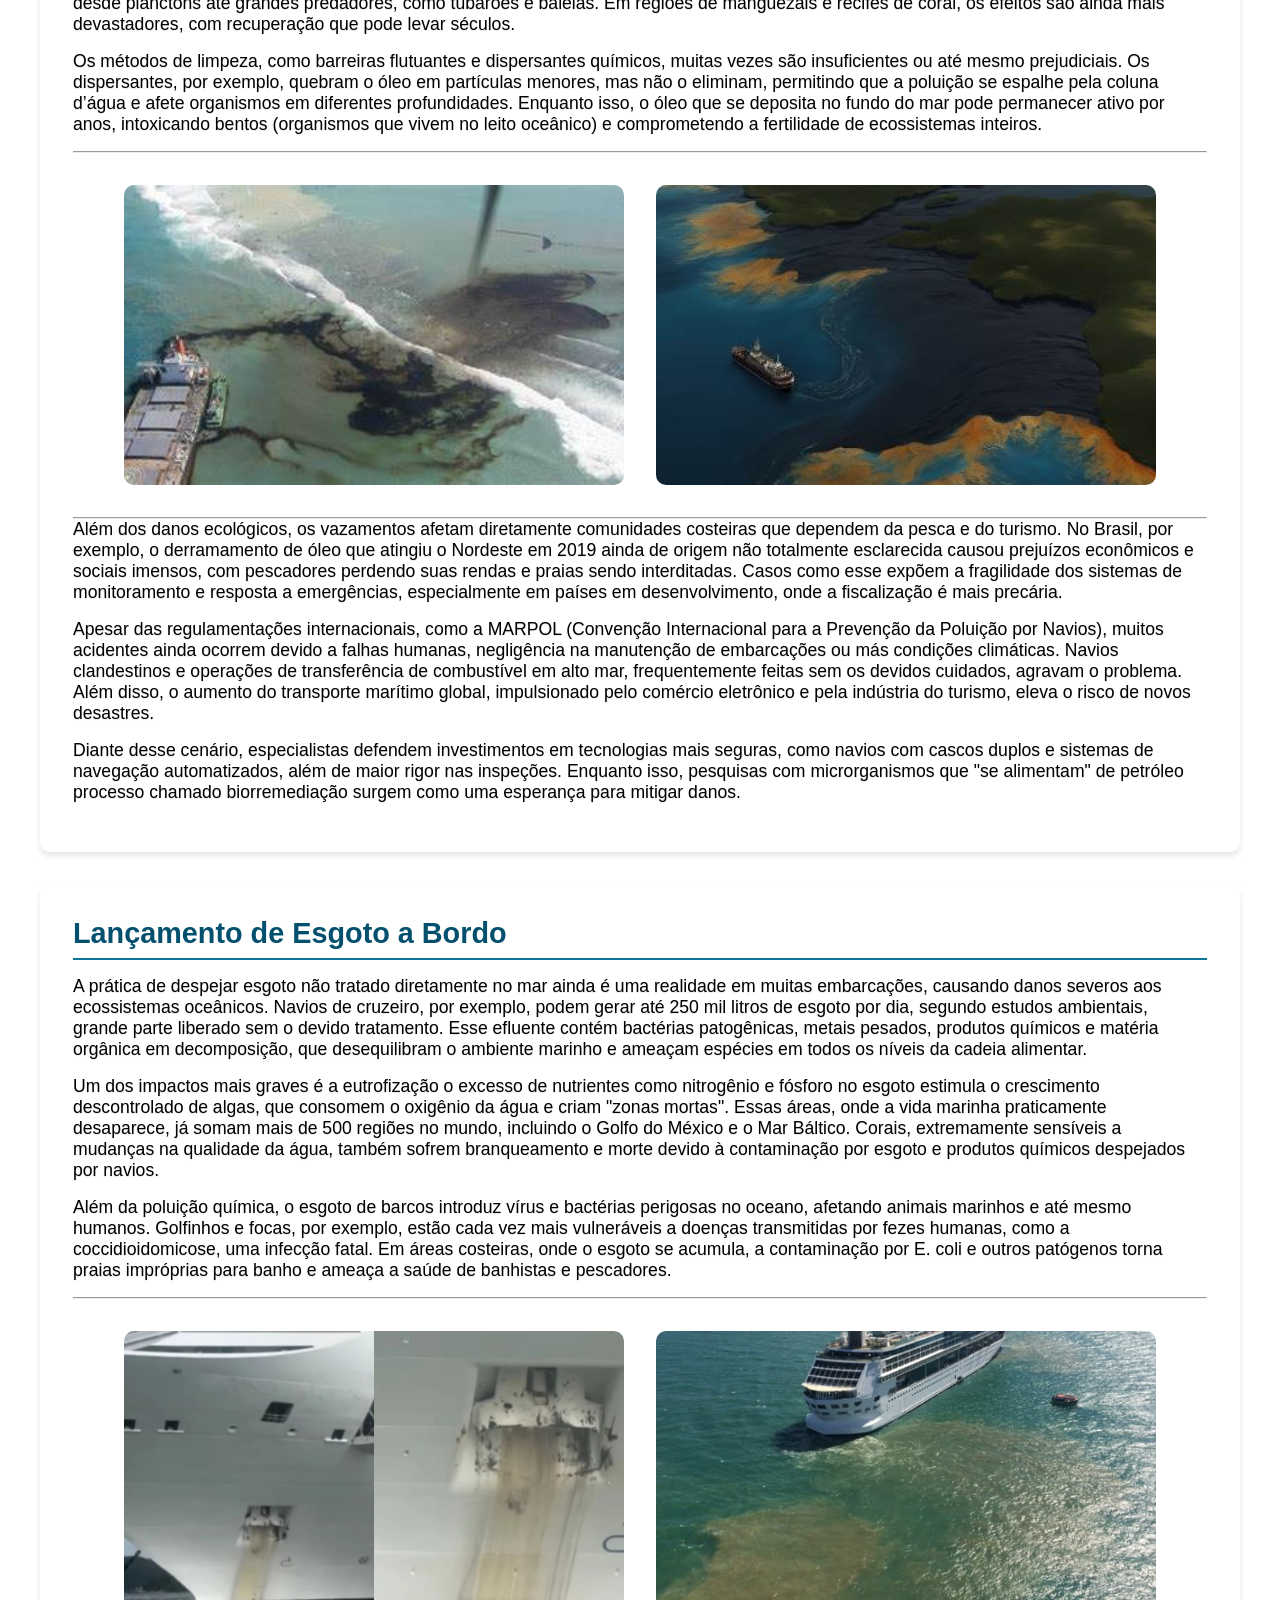
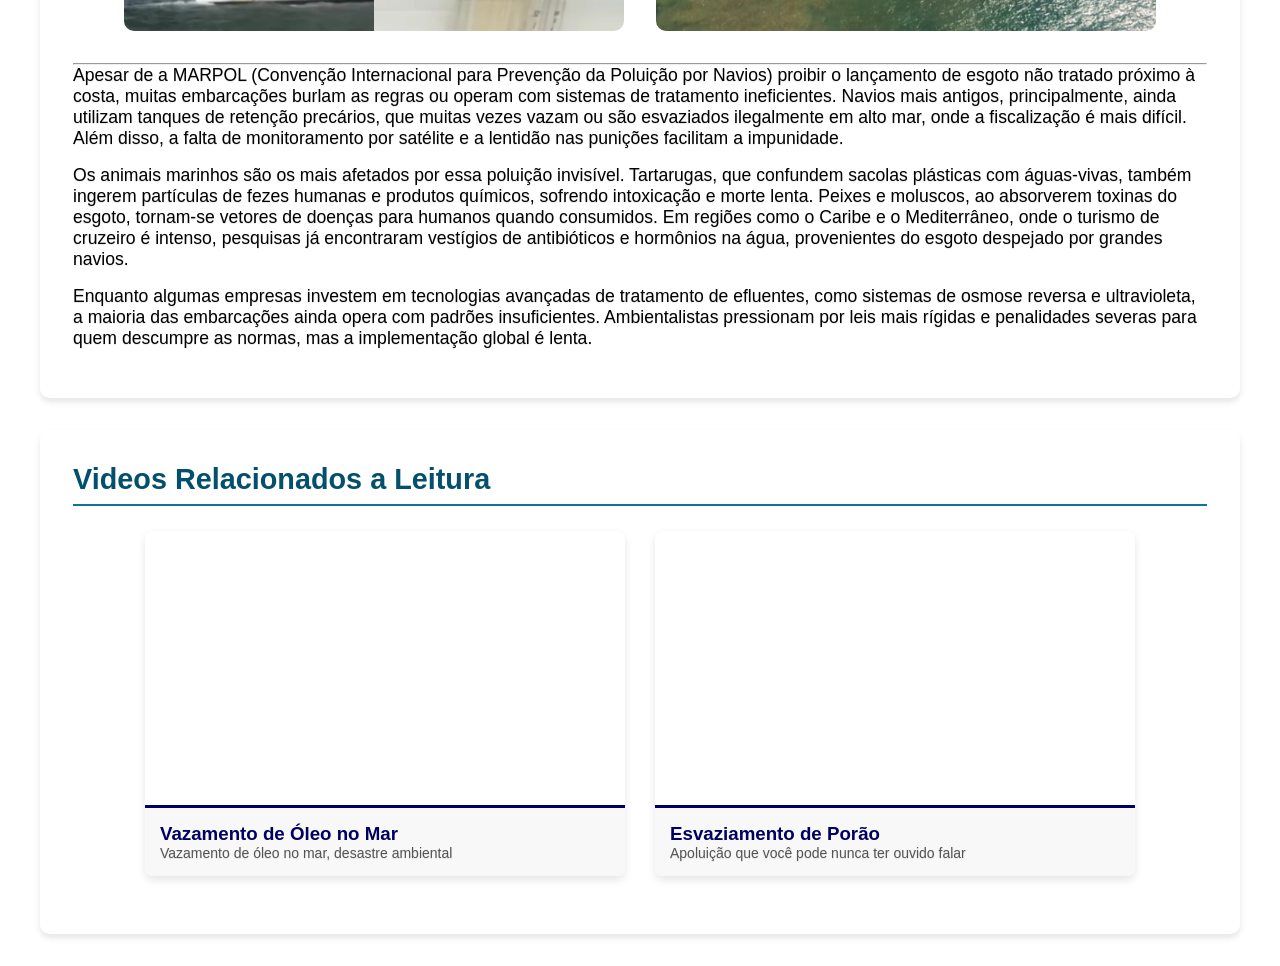
<file: html/barco.html>
<!DOCTYPE html> <!-- Define o tipo do documento -->
<html lang="pt-BR"> <!-- Define o idioma da página como português do Brasil -->
<head>
    <meta charset="UTF-8"> <!-- Define a codificação de caracteres -->
    <meta name="viewport" content="width=device-width, initial-scale=1.0">
    <meta name="viewport" content="width=device-width, initial-scale=1.0, shrink-to-fit=no">
    <link rel="shortcut icon" href="../img/baleia.ico" type="imagem/x-icon">
    <title>Salve os Oceanos</title> <!-- Título da aba do navegador -->
    <link rel="stylesheet" href="../css/styles.css"> <!-- Importa o arquivo CSS -->
    <script src="../js/script.js"></script>
</head>
<body>


  <div id="main-content">
    <header>
      <div class="nav-container">
        <a class="logo"><i>🌊</i> Impactos no oceano</a>
        <nav>
            <a href="clima.html" class="nav-link">Climatização</a> 
            <a href="acidificação.html" class="nav-link">Acidificação</a>
            <a href="barco.html" class="nav-link active">Barcos</a>
            <a href="exploração.html" class="nav-link"> Exploração de petróleo</a>
         </nav>

       <nav class="secondary-menu">
        <a href="#" class="menu-toggle" id="menuToggle">
          <i class="icon-menu">☰</i> 
        </a>
        <ul class="submenu" id="submenu">
            <li><a href="index.html">Poluição</a>
            <li><a href="micro.html">Microplástico</a></li>
            <li><a href="esgoto.html">Efluentes</a></li> 
            <li><a href="vida.html">Vida marinha</a></li>
            <li><a href="pesca.html">Pesca predatória</a></li>
            <li><a href="clima.html">Climatização</a></li>
            <li><a href="acidificação.html">Acidificação</a></li>
            <li><a href="barco.html">Barcos</a></li>
            <li><a href="exploração.html">Exploração de petróleo </a></li> 
            <li><a href="contaminação.html">Contaminação de metais</a></li>
            <li><a href="ajude.html">Ajude o Mar</a></li>
            <li><a href="feedback.html">Feedback</a></li>
        </ul>
      </nav>
    </div>
  </header>
</div>
    
<button onclick="lerPagina()" onmouseover="lerTexto('Ler página')"
style="margin:1rem; padding:0.5rem 1rem; font-size:1rem;">
🔊 Ler Página
</button>

<main>  <!--Seção vida marinha */-->
    <section id="efeitos-barcos">
      <h2>Barcos e seus efeitos no mar</h2> 
      <p>A navegação marítima é essencial para o comércio global, o turismo e a pesca, mas os barcos e navios também trazem sérios impactos ao ecossistema marinho. Um dos maiores problemas é a poluição por combustíveis fósseis, já que embarcações movidas a diesel emitem gases como óxidos de enxofre (SOx) e óxidos de nitrogênio (NOx), que contribuem para a chuva ácida e o aquecimento global. Além disso, vazamentos de óleo e derramamentos acidentais podem causar danos catastróficos à vida marinha, contaminando corais, peixes e aves por décadas.</p>
      <p>Outro efeito preocupante é a poluição sonora submarina, que interfere na comunicação de animais como baleias e golfinhos, essenciais para sua navegação e caça. Estudos indicam que o ruído constante de motores e hélices desorienta essas espécies, aumentando o risco de encalhes e reduzindo suas chances de sobrevivência. Além disso, a introdução de espécies invasoras através da água de lastro  usada para equilibrar os navios ameaça ecossistemas locais, desequilibrando cadeias alimentares e provocando a extinção de espécies nativas.</p>
      <p>O tráfego intenso de embarcações também está relacionado a colisões com animais marinhos, especialmente baleias e tartarugas, que muitas vezes são feridas ou mortas por hélices e cascos de navios. Em rotas turísticas, a aproximação excessiva de barcos pode perturbar o comportamento natural de espécies, como golfinhos, que acabam abandonando áreas de reprodução. A pesca predatória e o uso de redes ilegais por algumas embarcações agravam ainda mais a pressão sobre populações de peixes já ameaçadas pela sobrepesca.</p>
     <hr>  
  
       
     <div class="lista">
        <div class="img-st">
          <img src="../img/oceano começa aqui.jpeg" loading="lazy">
          <p class="row"> Fonte Disponível em: 
          <a href="https://diariodonordeste.verdesmares.com.br/ceara/o-oceano-comeca-aqui-retrata-o-impacto-do-transporte-maritimo-nos-mares-1.3434498" target="_blank">
          Diario do Nordeste
          </a></p>
        </div>   
        
        <div class="img-st">
            <img src="../img/navio.webp" loading="lazy">
            <p class="row"> Fonte Disponível em: 
            <a href="https://super.abril.com.br/ciencia/poluicao-de-enxofre-protegia-o-atlantico-norte-contra-o-aquecimento-global" target="_blank">
            Super Abril
            </a></p>
          </div> 
     </div><hr> 

     <p>No entanto, medidas sustentáveis vêm sendo adotadas para reduzir esses impactos. A Organização Marítima Internacional (IMO) estabeleceu regras mais rígidas para emissões de poluentes, incentivando o uso de combustíveis menos danosos e a adoção de tecnologias como motores elétricos e painéis solares em barcos. Algumas empresas também investem em sistemas de tratamento de água de lastro e monitoramento de rotas para evitar áreas sensíveis.</p>    
     <p>O turismo náutico também pode se tornar mais ecológico com a popularização de barcos movidos a energia limpa e a conscientização de passageiros sobre a importância de preservar os oceanos. Projetos como os "blue corridors" rotas marítimas que evitam habitats críticos demonstram que é possível conciliar a navegação com a conservação marinha. Ações individuais, como o descarte correto de lixo e o respeito às zonas de proteção, também fazem diferença.</p>
     <p>Diante desse cenário, cientistas e ambientalistas reforçam a necessidade de estudos mais aprofundados sobre os efeitos cumulativos da navegação nos oceanos. Sem ações concretas e globais, os danos podem se tornar irreversíveis, ameaçando não apenas a vida marinha, mas também as comunidades costeiras que dependem dos recursos do mar para sobreviver. O equilíbrio entre desenvolvimento econômico e preservação ambiental permanece um desafio urgente e complexo.</p>    
   </section>  


   
   <section id="Climatização">
    <h2>Vazamentos de Combustível no Mar</h2> 
    <p>Os vazamentos de combustível provenientes de barcos e navios representam um dos maiores riscos ambientais para os oceanos, com consequências que podem perdurar por décadas. Acidentes com petroleiros, como os famosos casos do Exxon Valdez (1989) e do Prestige (2002), mostram como milhares de toneladas de óleo podem devastar ecossistemas costeiros, matando aves, peixes e mamíferos marinhos. No entanto, além desses grandes desastres, vazamentos menores e contínuos como os de embarcações de pesca, barcos de turismo e até navios de carga também acumulam impactos graves ao longo do tempo.</p>
    <p>Um dos principais problemas é a composição tóxica dos combustíveis marítimos, como o bunker, um derivado de petróleo denso e altamente poluente. Quando liberado no mar, esse material forma uma camada espessa na superfície da água, impedindo a passagem de luz e reduzindo o oxigênio disponível para a vida marinha. Além disso, substâncias como benzeno e metais pesados contaminam a cadeia alimentar, intoxicando desde plânctons até grandes predadores, como tubarões e baleias. Em regiões de manguezais e recifes de coral, os efeitos são ainda mais devastadores, com recuperação que pode levar séculos.</p>
    <p>Os métodos de limpeza, como barreiras flutuantes e dispersantes químicos, muitas vezes são insuficientes ou até mesmo prejudiciais. Os dispersantes, por exemplo, quebram o óleo em partículas menores, mas não o eliminam, permitindo que a poluição se espalhe pela coluna d’água e afete organismos em diferentes profundidades. Enquanto isso, o óleo que se deposita no fundo do mar pode permanecer ativo por anos, intoxicando bentos (organismos que vivem no leito oceânico) e comprometendo a fertilidade de ecossistemas inteiros.</p>
   <hr>  

     
   <div class="lista">
      <div class="img-st">
        <img src="../img/Derramamento-de-oleo-nos-oceanos.jpg" loading="lazy">
        <p class="row"> Fonte Disponível em: 
        <a href="https://123ecos.com.br/docs/derramamento-de-oleo/" target="_blank">
        123ecos
        </a></p>
      </div>   
      
      <div class="img-st">
          <img src="../img/Design-sem-nome-23.jpg"  loading="lazy">
          <p class="row"> Fonte Disponível em: 
          <a href="https://123ecos.com.br/docs/derramamento-de-oleo/" target="_blank">
          123ecos

          </a></p>
        </div> 
   </div><hr> 
   <p>Além dos danos ecológicos, os vazamentos afetam diretamente comunidades costeiras que dependem da pesca e do turismo. No Brasil, por exemplo, o derramamento de óleo que atingiu o Nordeste em 2019 ainda de origem não totalmente esclarecida causou prejuízos econômicos e sociais imensos, com pescadores perdendo suas rendas e praias sendo interditadas. Casos como esse expõem a fragilidade dos sistemas de monitoramento e resposta a emergências, especialmente em países em desenvolvimento, onde a fiscalização é mais precária.</p>    
   <p>Apesar das regulamentações internacionais, como a MARPOL (Convenção Internacional para a Prevenção da Poluição por Navios), muitos acidentes ainda ocorrem devido a falhas humanas, negligência na manutenção de embarcações ou más condições climáticas. Navios clandestinos e operações de transferência de combustível em alto mar, frequentemente feitas sem os devidos cuidados, agravam o problema. Além disso, o aumento do transporte marítimo global, impulsionado pelo comércio eletrônico e pela indústria do turismo, eleva o risco de novos desastres.</p>
   <p>Diante desse cenário, especialistas defendem investimentos em tecnologias mais seguras, como navios com cascos duplos e sistemas de navegação automatizados, além de maior rigor nas inspeções. Enquanto isso, pesquisas com microrganismos que "se alimentam" de petróleo processo chamado biorremediação surgem como uma esperança para mitigar danos.</p>    
 </section>  


 <section id="Climatização">
  <h2>Lançamento de Esgoto a Bordo</h2> 
  <p>A prática de despejar esgoto não tratado diretamente no mar ainda é uma realidade em muitas embarcações, causando danos severos aos ecossistemas oceânicos. Navios de cruzeiro, por exemplo, podem gerar até 250 mil litros de esgoto por dia, segundo estudos ambientais, grande parte liberado sem o devido tratamento. Esse efluente contém bactérias patogênicas, metais pesados, produtos químicos e matéria orgânica em decomposição, que desequilibram o ambiente marinho e ameaçam espécies em todos os níveis da cadeia alimentar.</p>
  <p>Um dos impactos mais graves é a eutrofização o excesso de nutrientes como nitrogênio e fósforo no esgoto estimula o crescimento descontrolado de algas, que consomem o oxigênio da água e criam "zonas mortas". Essas áreas, onde a vida marinha praticamente desaparece, já somam mais de 500 regiões no mundo, incluindo o Golfo do México e o Mar Báltico. Corais, extremamente sensíveis a mudanças na qualidade da água, também sofrem branqueamento e morte devido à contaminação por esgoto e produtos químicos despejados por navios.</p>
  <p>Além da poluição química, o esgoto de barcos introduz vírus e bactérias perigosas no oceano, afetando animais marinhos e até mesmo humanos. Golfinhos e focas, por exemplo, estão cada vez mais vulneráveis a doenças transmitidas por fezes humanas, como a coccidioidomicose, uma infecção fatal. Em áreas costeiras, onde o esgoto se acumula, a contaminação por E. coli e outros patógenos torna praias impróprias para banho e ameaça a saúde de banhistas e pescadores.</p>
 <hr>  

   
 <div class="lista">
    <div class="img-st">
      <img src="../img/barco-esgoto.jpg" loading="lazy">
      <p class="row"> Fonte Disponível em: 
      <a href="https://1news.correiobraziliense.com.br/noticia/632854/noticias/esgoto-e-fezes-humanas-essa-e-a-verdade-por-tras-do-navio-de-cruzeiro-acusado-de-despejar-agua-suja-em-balneario-camboriu-03012025" target="_blank">
        correio braziliense
      </a></p>
    </div>   
    
    <div class="img-st">
        <img src="../img/barco-lixo-esgoto.jpg" loading="lazy">
        <p class="row"> Fonte Disponível em: 
        <a href="https://marsemfim.com.br/navios-descartam-lixo-no-mar/" target="_blank">
        Mar sem Fim
        </a></p>
      </div> 
 </div><hr> 
 <p>Apesar de a MARPOL (Convenção Internacional para Prevenção da Poluição por Navios) proibir o lançamento de esgoto não tratado próximo à costa, muitas embarcações burlam as regras ou operam com sistemas de tratamento ineficientes. Navios mais antigos, principalmente, ainda utilizam tanques de retenção precários, que muitas vezes vazam ou são esvaziados ilegalmente em alto mar, onde a fiscalização é mais difícil. Além disso, a falta de monitoramento por satélite e a lentidão nas punições facilitam a impunidade.</p>    
 <p>Os animais marinhos são os mais afetados por essa poluição invisível. Tartarugas, que confundem sacolas plásticas com águas-vivas, também ingerem partículas de fezes humanas e produtos químicos, sofrendo intoxicação e morte lenta. Peixes e moluscos, ao absorverem toxinas do esgoto, tornam-se vetores de doenças para humanos quando consumidos. Em regiões como o Caribe e o Mediterrâneo, onde o turismo de cruzeiro é intenso, pesquisas já encontraram vestígios de antibióticos e hormônios na água, provenientes do esgoto despejado por grandes navios.</p>
 <p>Enquanto algumas empresas investem em tecnologias avançadas de tratamento de efluentes, como sistemas de osmose reversa e ultravioleta, a maioria das embarcações ainda opera com padrões insuficientes. Ambientalistas pressionam por leis mais rígidas e penalidades severas para quem descumpre as normas, mas a implementação global é lenta. </p>    
</section>  

 
   <section id="Documentário">
    <div class="topico-card">
      <h2>Videos Relacionados a Leitura</h2>
          
         <div class="video-container">
                <div class="video-card"> 
                  <iframe width="560" height="315" src="https://www.youtube.com/embed/4l59qmTrCR8?si=KOB52OgVqX2k8Hj8" title="YouTube video player" frameborder="0" allow="accelerometer; autoplay; clipboard-write; encrypted-media; gyroscope; picture-in-picture; web-share" referrerpolicy="strict-origin-when-cross-origin" allowfullscreen></iframe>                        
                  <div class="video-descricao">
                    <h3>Vazamento de Óleo no Mar</h3>
                    <p>Vazamento de óleo no mar, desastre ambiental</p>
                  </div>
                </div>
                    
                <div class="video-card">
                  <iframe width="560" height="315" src="https://www.youtube.com/embed/SCF1c02rXUY?si=gFZktxTBcVGrI1gE" title="YouTube video player" frameborder="0" allow="accelerometer; autoplay; clipboard-write; encrypted-media; gyroscope; picture-in-picture; web-share" referrerpolicy="strict-origin-when-cross-origin" allowfullscreen></iframe>
                  <div class="video-descricao">
                    <h3>Esvaziamento de Porão</h3>
                    <p> Apoluição que você pode nunca ter ouvido falar</p>
                  </div>
              </div>
        </div>
  </section> 
 </main>
</body>
</html>
</file>
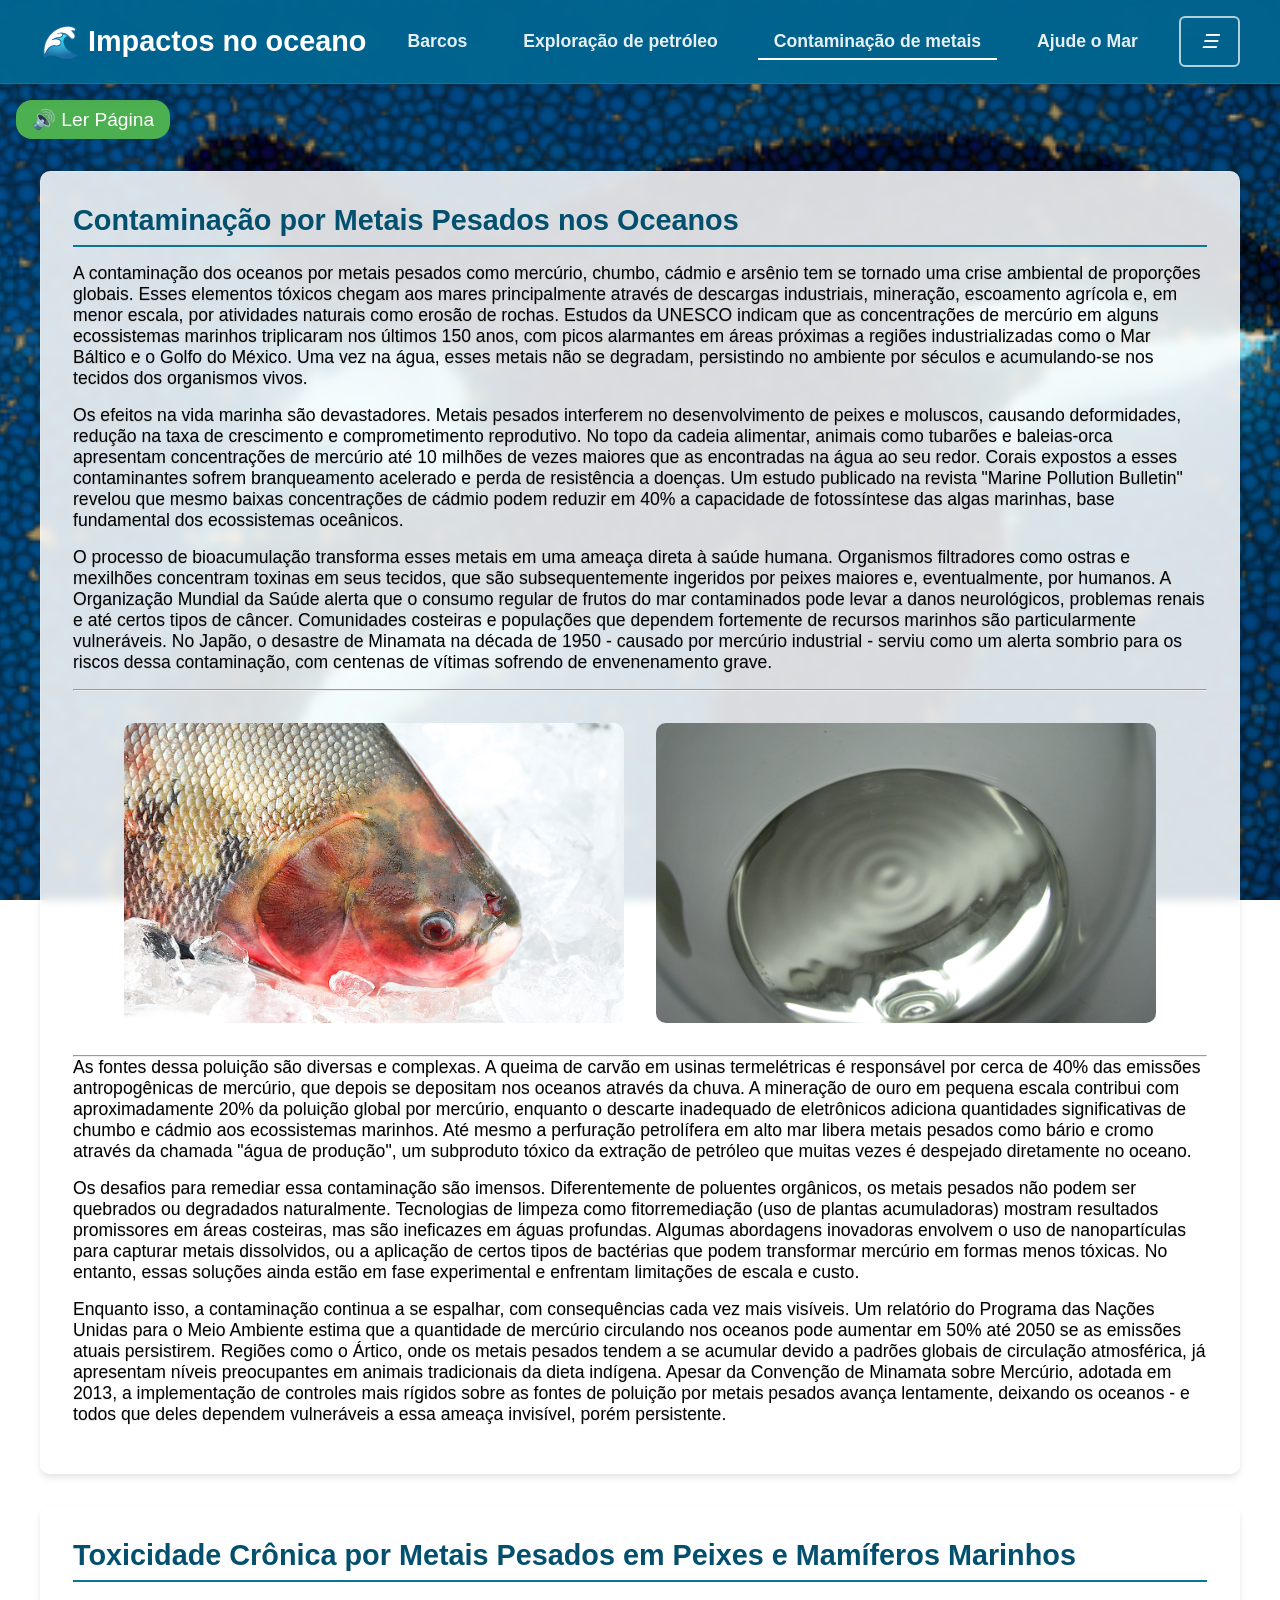
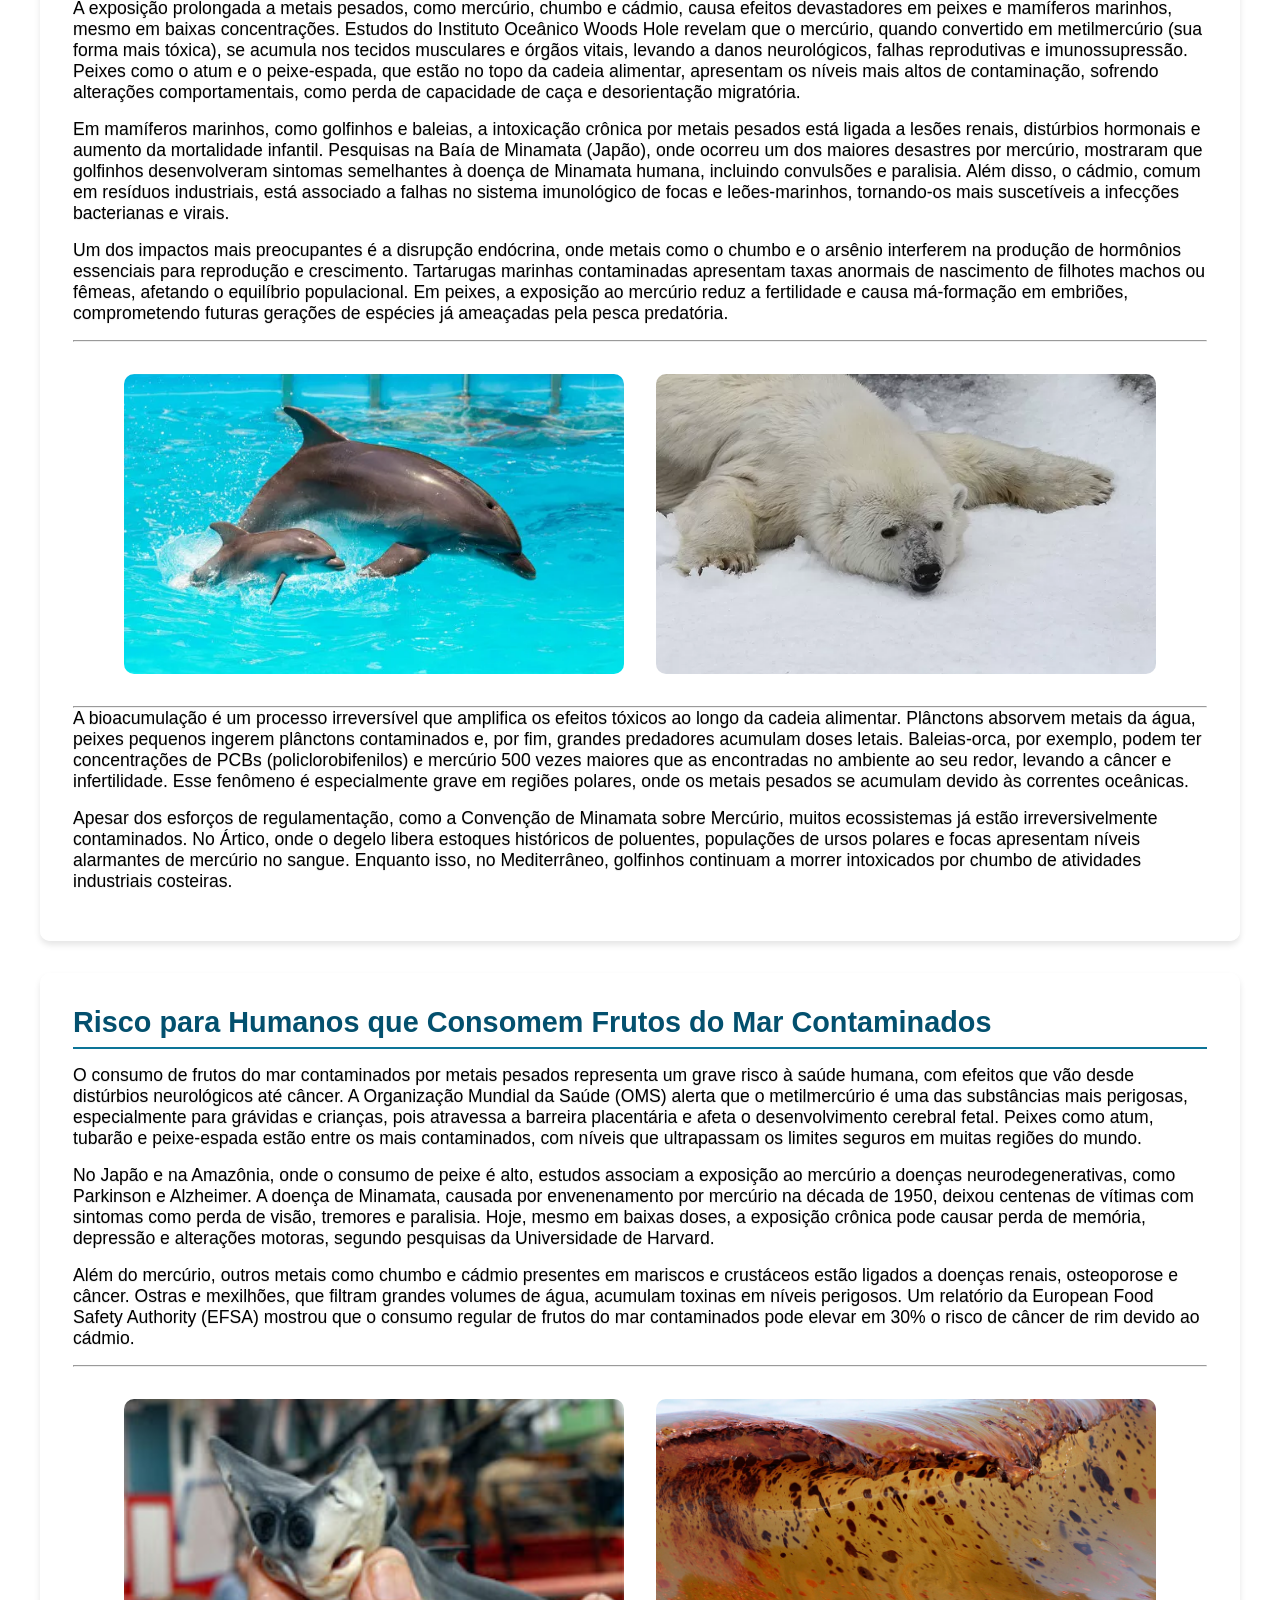
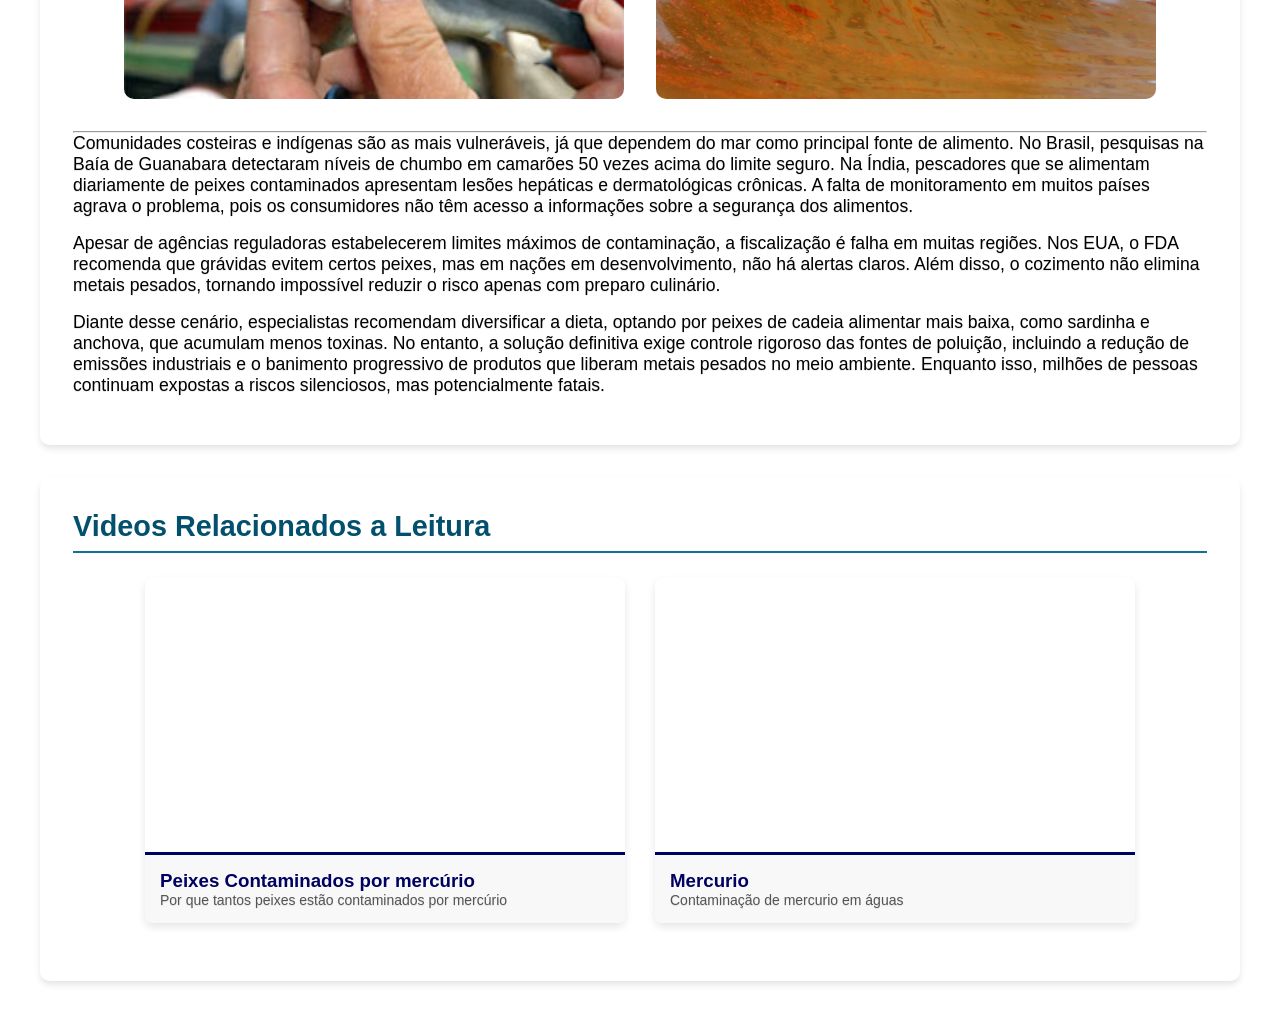
<file: html/contaminação.html>
<!DOCTYPE html> <!-- Define o tipo do documento -->
<html lang="pt-BR"> <!-- Define o idioma da página como português do Brasil -->
<head>
    <meta charset="UTF-8"> <!-- Define a codificação de caracteres -->
    <meta name="viewport" content="width=device-width, initial-scale=1.0">
    <meta name="viewport" content="width=device-width, initial-scale=1.0, shrink-to-fit=no">
    <link rel="shortcut icon" href="../img/baleia.ico" type="imagem/x-icon">
    <title>Salve os Oceanos</title> <!-- Título da aba do navegador -->
    <link rel="stylesheet" href="../css/styles.css"> <!-- Importa o arquivo CSS -->
    <script src="../js/script.js"></script>
</head>
<body>


  <div id="main-content">
    <header>
      <div class="nav-container">
        <a class="logo"><i>🌊</i> Impactos no oceano</a>
        <nav>
            <a href="barco.html" class="nav-link">Barcos</a>
            <a href="exploração.html" class="nav-link"> Exploração de petróleo</a>
            <a href="contaminação.html" class="nav-link active">Contaminação de metais</a>
            <a href="ajude.html" class="nav-link">Ajude o Mar</a>
         </nav>

       <nav class="secondary-menu">
        <a href="#" class="menu-toggle" id="menuToggle">
          <i class="icon-menu">☰</i> 
        </a>
        <ul class="submenu" id="submenu">
            <li><a href="index.html">Poluição</a>
            <li><a href="micro.html">Microplástico</a></li>
            <li><a href="esgoto.html">Efluentes</a></li> 
            <li><a href="vida.html">Vida marinha</a></li>
            <li><a href="pesca.html">Pesca predatória</a></li>
            <li><a href="clima.html">Climatização</a></li>
            <li><a href="acidificação.html">Acidificação</a></li>
            <li><a href="barco.html">Barcos</a></li>
            <li><a href="exploração.html">Exploração de petróleo </a></li> 
            <li><a href="contaminação.html">Contaminação de metais</a></li>
            <li><a href="ajude.html">Ajude o Mar</a></li>
            <li><a href="feedback.html">Feedback</a></li>
        </ul>
      </nav>
    </div>
  </header>
</div>
    


<button onclick="lerPagina()" onmouseover="lerTexto('Ler página')"
style="margin:1rem; padding:0.5rem 1rem; font-size:1rem;">
🔊 Ler Página
</button>

<main>  <!--Seção vida marinha */-->
<section id="Contaminação-metais">
<h2>Contaminação por Metais Pesados nos Oceanos</h2> 
<p>A contaminação dos oceanos por metais pesados como mercúrio, chumbo, cádmio e arsênio tem se tornado uma crise ambiental de proporções globais. Esses elementos tóxicos chegam aos mares principalmente através de descargas industriais, mineração, escoamento agrícola e, em menor escala, por atividades naturais como erosão de rochas. Estudos da UNESCO indicam que as concentrações de mercúrio em alguns ecossistemas marinhos triplicaram nos últimos 150 anos, com picos alarmantes em áreas próximas a regiões industrializadas como o Mar Báltico e o Golfo do México. Uma vez na água, esses metais não se degradam, persistindo no ambiente por séculos e acumulando-se nos tecidos dos organismos vivos.</p>
<p>Os efeitos na vida marinha são devastadores. Metais pesados interferem no desenvolvimento de peixes e moluscos, causando deformidades, redução na taxa de crescimento e comprometimento reprodutivo. No topo da cadeia alimentar, animais como tubarões e baleias-orca apresentam concentrações de mercúrio até 10 milhões de vezes maiores que as encontradas na água ao seu redor. Corais expostos a esses contaminantes sofrem branqueamento acelerado e perda de resistência a doenças. Um estudo publicado na revista "Marine Pollution Bulletin" revelou que mesmo baixas concentrações de cádmio podem reduzir em 40% a capacidade de fotossíntese das algas marinhas, base fundamental dos ecossistemas oceânicos.</p>
<p>O processo de bioacumulação transforma esses metais em uma ameaça direta à saúde humana. Organismos filtradores como ostras e mexilhões concentram toxinas em seus tecidos, que são subsequentemente ingeridos por peixes maiores e, eventualmente, por humanos. A Organização Mundial da Saúde alerta que o consumo regular de frutos do mar contaminados pode levar a danos neurológicos, problemas renais e até certos tipos de câncer. Comunidades costeiras e populações que dependem fortemente de recursos marinhos são particularmente vulneráveis. No Japão, o desastre de Minamata na década de 1950 - causado por mercúrio industrial - serviu como um alerta sombrio para os riscos dessa contaminação, com centenas de vítimas sofrendo de envenenamento grave.</p>
<hr>  


<div class="lista">
    <div class="img-st">
        <img src="../img/Info_Mercúrio_em_peixes_1PEQUENO.jpg" loading="lazy">
        <p class="row"> Fonte Disponível em: 
        <a href="https://fato360.com/2024/11/05/contaminacao-mercurio-peixes-rio-madeira/" target="_blank">
            Fato 360
        </a></p>
    </div>   

    <div class="img-st">
     <img src="../img/mercurio.jpg" loading="lazy">
     <p class="row"> Fonte Disponível em: 
     <a href="https://pt.wikipedia.org/wiki/Merc%C3%BArio_%28elemento_qu%C3%ADmico%29" target="_blank">
        Wikipedia
     </a></p>
    </div> 
</div><hr> 
<p>As fontes dessa poluição são diversas e complexas. A queima de carvão em usinas termelétricas é responsável por cerca de 40% das emissões antropogênicas de mercúrio, que depois se depositam nos oceanos através da chuva. A mineração de ouro em pequena escala contribui com aproximadamente 20% da poluição global por mercúrio, enquanto o descarte inadequado de eletrônicos adiciona quantidades significativas de chumbo e cádmio aos ecossistemas marinhos. Até mesmo a perfuração petrolífera em alto mar libera metais pesados como bário e cromo através da chamada "água de produção", um subproduto tóxico da extração de petróleo que muitas vezes é despejado diretamente no oceano.</p>    
<p>Os desafios para remediar essa contaminação são imensos. Diferentemente de poluentes orgânicos, os metais pesados não podem ser quebrados ou degradados naturalmente. Tecnologias de limpeza como fitorremediação (uso de plantas acumuladoras) mostram resultados promissores em áreas costeiras, mas são ineficazes em águas profundas. Algumas abordagens inovadoras envolvem o uso de nanopartículas para capturar metais dissolvidos, ou a aplicação de certos tipos de bactérias que podem transformar mercúrio em formas menos tóxicas. No entanto, essas soluções ainda estão em fase experimental e enfrentam limitações de escala e custo.</p>
<p>Enquanto isso, a contaminação continua a se espalhar, com consequências cada vez mais visíveis. Um relatório do Programa das Nações Unidas para o Meio Ambiente estima que a quantidade de mercúrio circulando nos oceanos pode aumentar em 50% até 2050 se as emissões atuais persistirem. Regiões como o Ártico, onde os metais pesados tendem a se acumular devido a padrões globais de circulação atmosférica, já apresentam níveis preocupantes em animais tradicionais da dieta indígena. Apesar da Convenção de Minamata sobre Mercúrio, adotada em 2013, a implementação de controles mais rígidos sobre as fontes de poluição por metais pesados avança lentamente, deixando os oceanos - e todos que deles dependem vulneráveis a essa ameaça invisível, porém persistente.</p>    
</section>  


<section id="toxidade">
    <h2>Toxicidade Crônica por Metais Pesados em Peixes e Mamíferos Marinhos</h2> 
    <p>A exposição prolongada a metais pesados, como mercúrio, chumbo e cádmio, causa efeitos devastadores em peixes e mamíferos marinhos, mesmo em baixas concentrações. Estudos do Instituto Oceânico Woods Hole revelam que o mercúrio, quando convertido em metilmercúrio (sua forma mais tóxica), se acumula nos tecidos musculares e órgãos vitais, levando a danos neurológicos, falhas reprodutivas e imunossupressão. Peixes como o atum e o peixe-espada, que estão no topo da cadeia alimentar, apresentam os níveis mais altos de contaminação, sofrendo alterações comportamentais, como perda de capacidade de caça e desorientação migratória.</p>
    <p>Em mamíferos marinhos, como golfinhos e baleias, a intoxicação crônica por metais pesados está ligada a lesões renais, distúrbios hormonais e aumento da mortalidade infantil. Pesquisas na Baía de Minamata (Japão), onde ocorreu um dos maiores desastres por mercúrio, mostraram que golfinhos desenvolveram sintomas semelhantes à doença de Minamata humana, incluindo convulsões e paralisia. Além disso, o cádmio, comum em resíduos industriais, está associado a falhas no sistema imunológico de focas e leões-marinhos, tornando-os mais suscetíveis a infecções bacterianas e virais.</p>
    <p>Um dos impactos mais preocupantes é a disrupção endócrina, onde metais como o chumbo e o arsênio interferem na produção de hormônios essenciais para reprodução e crescimento. Tartarugas marinhas contaminadas apresentam taxas anormais de nascimento de filhotes machos ou fêmeas, afetando o equilíbrio populacional. Em peixes, a exposição ao mercúrio reduz a fertilidade e causa má-formação em embriões, comprometendo futuras gerações de espécies já ameaçadas pela pesca predatória.</p>
   <hr>  

     
   <div class="lista">
      <div class="img-st">
        <img src="../img/golfinho.webp" loading="lazy">
        <p class="row"> Fonte Disponível em: 
        <a href="https://brasilescola.uol.com.br/animais/golfinhos.htm" target="_blank">
        Brasil Escola
        </a></p>
      </div>   
      
      <div class="img-st">
          <img src="../img/urso-polar.webp" loading="lazy">
          <p class="row"> Fonte Disponível em: 
          <a href="https://epocanegocios.globo.com/Mundo/noticia/2018/07/urso-polar-e-morto-apos-atacar-guia-turistico-na-noruega.html" target="_blank">
          Epoca negocios
          </a></p>
        </div> 
   </div><hr> 
   <p>A bioacumulação é um processo irreversível que amplifica os efeitos tóxicos ao longo da cadeia alimentar. Plânctons absorvem metais da água, peixes pequenos ingerem plânctons contaminados e, por fim, grandes predadores acumulam doses letais. Baleias-orca, por exemplo, podem ter concentrações de PCBs (policlorobifenilos) e mercúrio 500 vezes maiores que as encontradas no ambiente ao seu redor, levando a câncer e infertilidade. Esse fenômeno é especialmente grave em regiões polares, onde os metais pesados se acumulam devido às correntes oceânicas.</p>    
   <p>Apesar dos esforços de regulamentação, como a Convenção de Minamata sobre Mercúrio, muitos ecossistemas já estão irreversivelmente contaminados. No Ártico, onde o degelo libera estoques históricos de poluentes, populações de ursos polares e focas apresentam níveis alarmantes de mercúrio no sangue. Enquanto isso, no Mediterrâneo, golfinhos continuam a morrer intoxicados por chumbo de atividades industriais costeiras.</p>
 </section> 


   <section id="Climatização">
      <h2>Risco para Humanos que Consomem Frutos do Mar Contaminados</h2> 
      <p>O consumo de frutos do mar contaminados por metais pesados representa um grave risco à saúde humana, com efeitos que vão desde distúrbios neurológicos até câncer. A Organização Mundial da Saúde (OMS) alerta que o metilmercúrio é uma das substâncias mais perigosas, especialmente para grávidas e crianças, pois atravessa a barreira placentária e afeta o desenvolvimento cerebral fetal. Peixes como atum, tubarão e peixe-espada estão entre os mais contaminados, com níveis que ultrapassam os limites seguros em muitas regiões do mundo.</p>
      <p>No Japão e na Amazônia, onde o consumo de peixe é alto, estudos associam a exposição ao mercúrio a doenças neurodegenerativas, como Parkinson e Alzheimer. A doença de Minamata, causada por envenenamento por mercúrio na década de 1950, deixou centenas de vítimas com sintomas como perda de visão, tremores e paralisia. Hoje, mesmo em baixas doses, a exposição crônica pode causar perda de memória, depressão e alterações motoras, segundo pesquisas da Universidade de Harvard.</p>
      <p>Além do mercúrio, outros metais como chumbo e cádmio presentes em mariscos e crustáceos estão ligados a doenças renais, osteoporose e câncer. Ostras e mexilhões, que filtram grandes volumes de água, acumulam toxinas em níveis perigosos. Um relatório da European Food Safety Authority (EFSA) mostrou que o consumo regular de frutos do mar contaminados pode elevar em 30% o risco de câncer de rim devido ao cádmio.</p>
     <hr>  
  
       
     <div class="lista">
        <div class="img-st">
          <img src="../img/cação de duas cabeças.jpg" loading="lazy">
          <p class="row"> Fonte Disponível em: 
          <a href="https://sosriosdobrasil.blogspot.com/2009/09/filhote-de-cacao-de-duas-cabecas-e.html" target="_blank">
            sos rios do brasil
          </a></p>
        </div>   
        
        <div class="img-st">
            <img src="../img/Imagemcapa.jpg" loading="lazy">
            <p class="row"> Fonte Disponível em: 
            <a href="https://olhardigital.com.br/2024/04/12/medicina-e-saude/contaminacao-por-mercurio-o-que-e-e-como-ocorre/" target="_blank">
            Olhar digital
            </a></p>
          </div> 
     </div><hr> 
     <p>Comunidades costeiras e indígenas são as mais vulneráveis, já que dependem do mar como principal fonte de alimento. No Brasil, pesquisas na Baía de Guanabara detectaram níveis de chumbo em camarões 50 vezes acima do limite seguro. Na Índia, pescadores que se alimentam diariamente de peixes contaminados apresentam lesões hepáticas e dermatológicas crônicas. A falta de monitoramento em muitos países agrava o problema, pois os consumidores não têm acesso a informações sobre a segurança dos alimentos.</p>    
     <p>Apesar de agências reguladoras estabelecerem limites máximos de contaminação, a fiscalização é falha em muitas regiões. Nos EUA, o FDA recomenda que grávidas evitem certos peixes, mas em nações em desenvolvimento, não há alertas claros. Além disso, o cozimento não elimina metais pesados, tornando impossível reduzir o risco apenas com preparo culinário.</p>
     <p>Diante desse cenário, especialistas recomendam diversificar a dieta, optando por peixes de cadeia alimentar mais baixa, como sardinha e anchova, que acumulam menos toxinas. No entanto, a solução definitiva exige controle rigoroso das fontes de poluição, incluindo a redução de emissões industriais e o banimento progressivo de produtos que liberam metais pesados no meio ambiente. Enquanto isso, milhões de pessoas continuam expostas a riscos silenciosos, mas potencialmente fatais.</p>    
   </section> 

<section id="Documentário">
<div class="topico-card">
<h2>Videos Relacionados a Leitura</h2>

<div class="video-container">
      <div class="video-card">   
        <iframe width="560" height="315" src="https://www.youtube.com/embed/Sf3SDFTg9TE?si=OacVqP5xvSgZPKUK" title="YouTube video player" frameborder="0" allow="accelerometer; autoplay; clipboard-write; encrypted-media; gyroscope; picture-in-picture; web-share" referrerpolicy="strict-origin-when-cross-origin" allowfullscreen></iframe>        
        <div class="video-descricao">
            <h3>Peixes Contaminados por mercúrio</h3>
            <p>Por que tantos peixes estão contaminados por mercúrio</p>
        </div>
      </div>
          
      <div class="video-card">
        <iframe width="560" height="315" src="https://www.youtube.com/embed/F4A8KeKTWLs?si=xmwb07Sw1kt1XtBZ" title="YouTube video player" frameborder="0" allow="accelerometer; autoplay; clipboard-write; encrypted-media; gyroscope; picture-in-picture; web-share" referrerpolicy="strict-origin-when-cross-origin" allowfullscreen></iframe>
        <div class="video-descricao">
            <h3>Mercurio </h3>
            <p>Contaminação de mercurio em águas</p>
        </div>
    </div>
</div>
</section> 
</main>
</body>
</html>
</file>
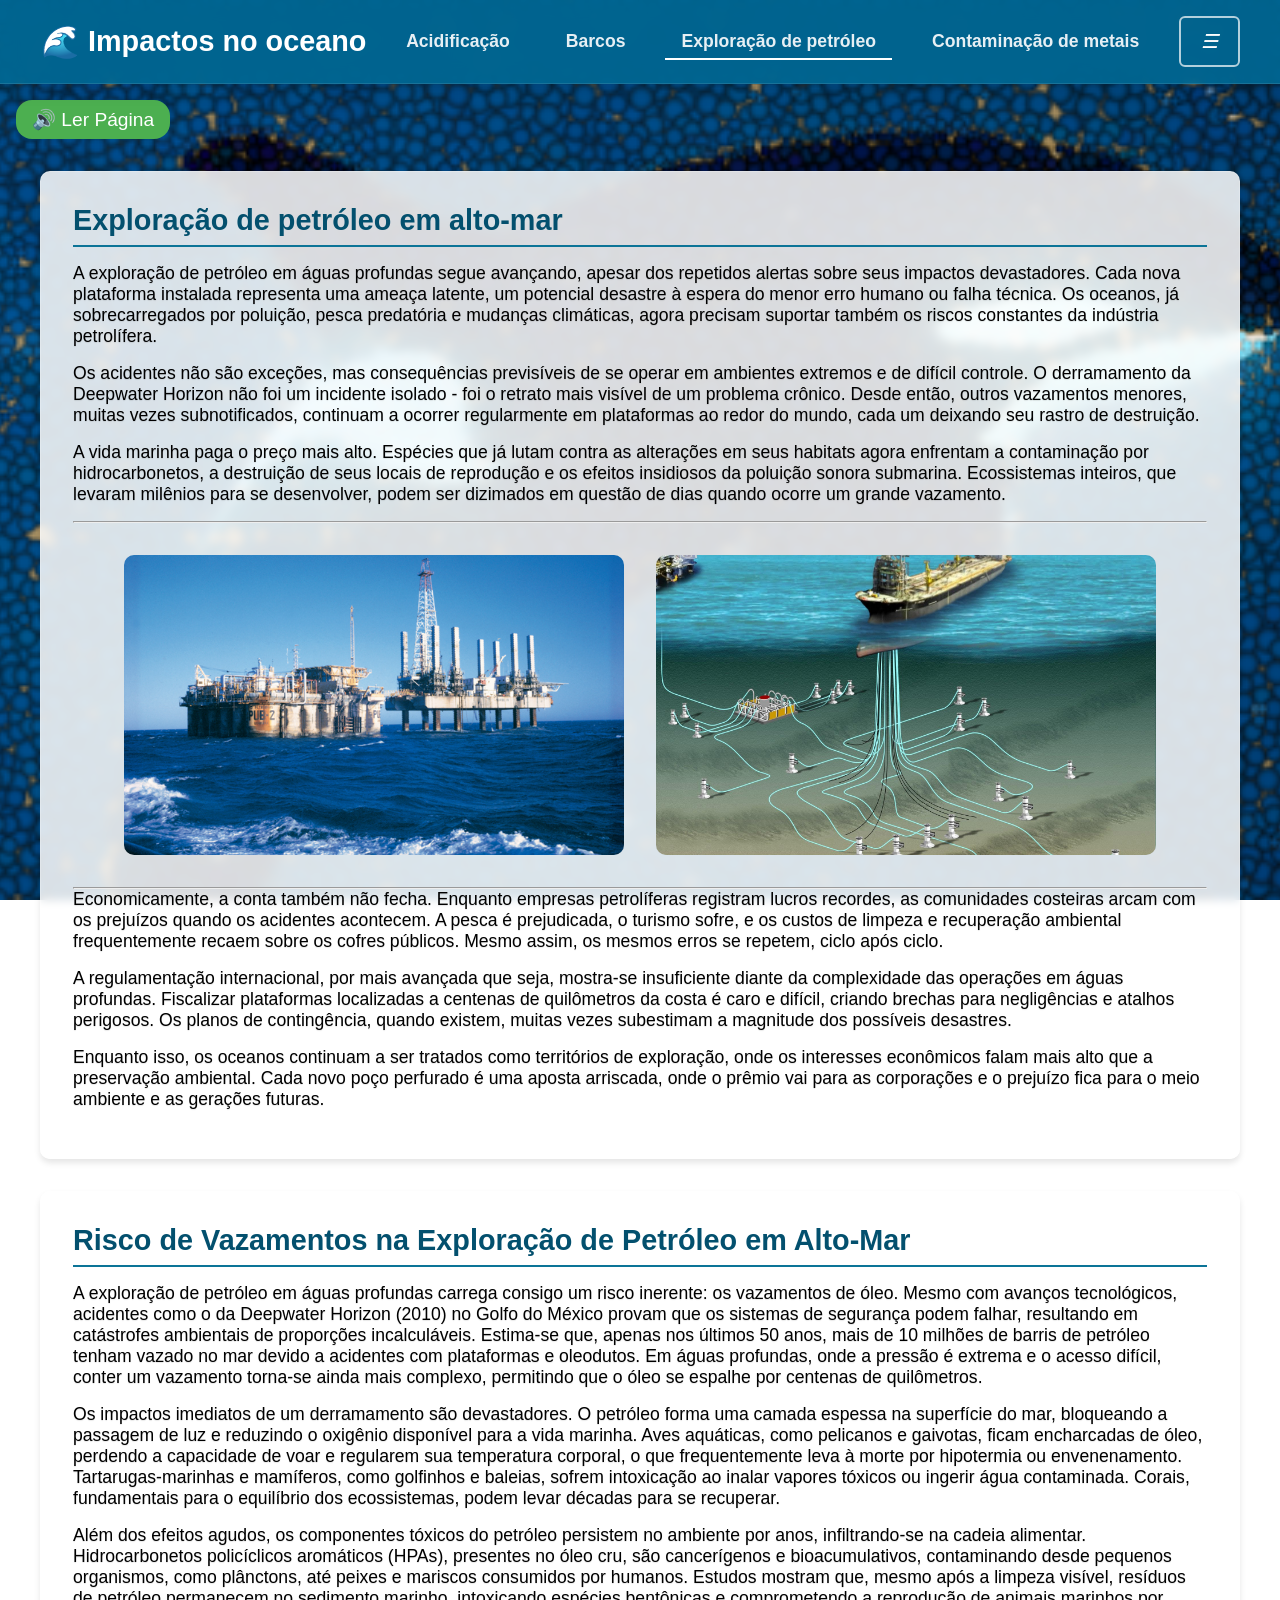
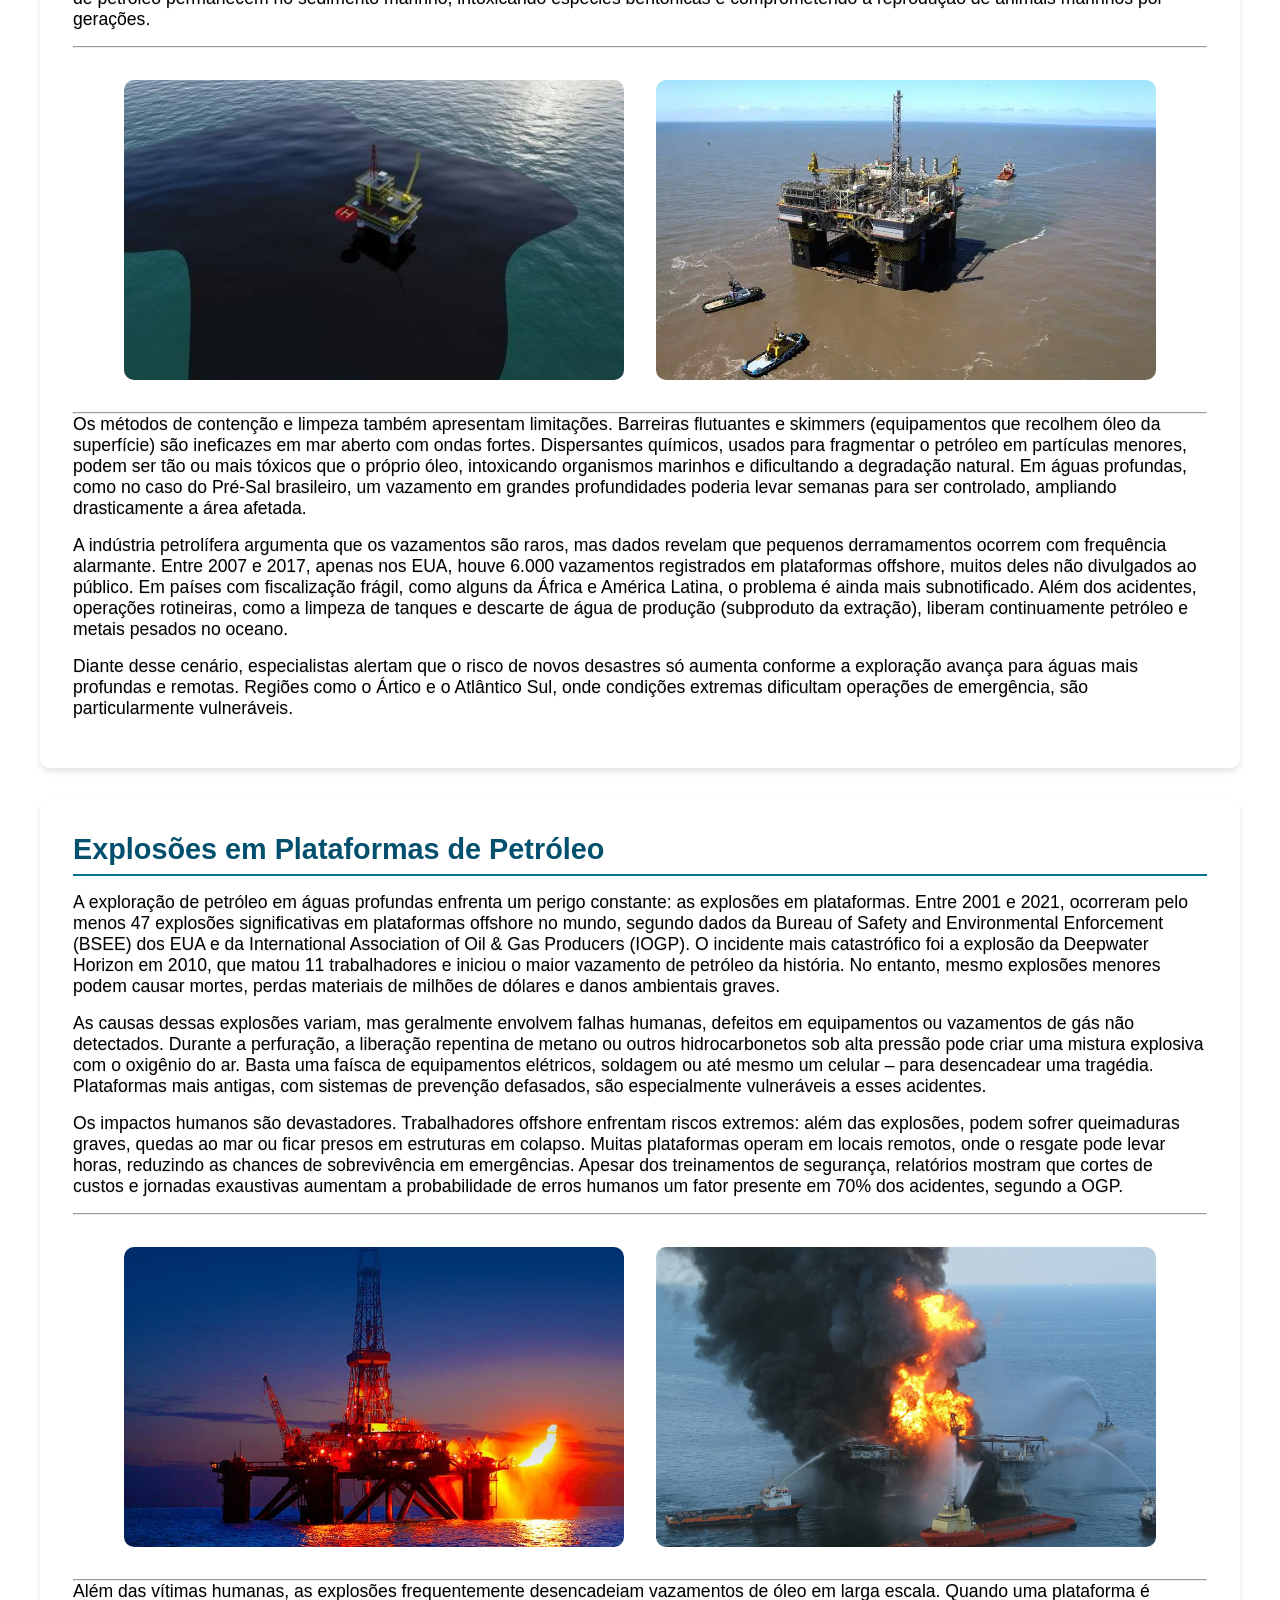
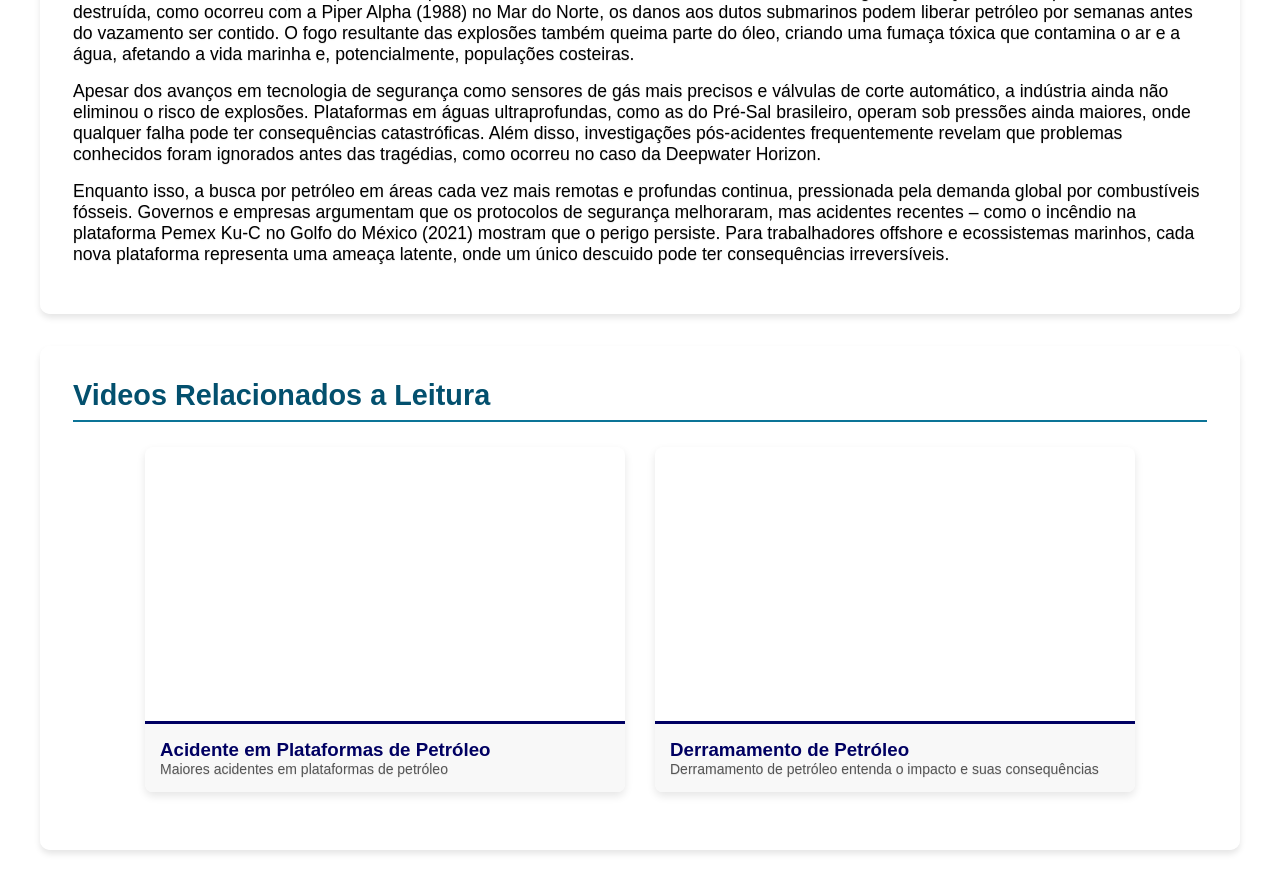
<file: html/exploração.html>
<!DOCTYPE html> <!-- Define o tipo do documento -->
<html lang="pt-BR"> <!-- Define o idioma da página como português do Brasil -->
<head>
    <meta charset="UTF-8"> <!-- Define a codificação de caracteres -->
    <meta name="viewport" content="width=device-width, initial-scale=1.0">
    <meta name="viewport" content="width=device-width, initial-scale=1.0, shrink-to-fit=no">
    <link rel="shortcut icon" href="../img/baleia.ico" type="imagem/x-icon">
    <title>Salve os Oceanos</title> <!-- Título da aba do navegador -->
    <link rel="stylesheet" href="../css/styles.css"> <!-- Importa o arquivo CSS -->
    <script src="../js/script.js"></script>
</head>
<body>

  <div id="main-content">
    <header>
      <div class="nav-container">
        <a class="logo"><i>🌊</i> Impactos no oceano</a>
        <nav>
            <a href="acidificação.html" class="nav-link">Acidificação</a>
            <a href="barco.html" class="nav-link">Barcos</a>
            <a href="exploração.html" class="nav-link  active"> Exploração de petróleo</a>
            <a href="contaminação.html" class="nav-link">Contaminação de metais</a>
         </nav>

       <nav class="secondary-menu">
        <a href="#" class="menu-toggle" id="menuToggle">
          <i class="icon-menu">☰</i> 
        </a>
        <ul class="submenu" id="submenu">
            <li><a href="index.html">Poluição</a>
            <li><a href="micro.html">Microplástico</a></li>
            <li><a href="esgoto.html">Efluentes</a></li> 
            <li><a href="vida.html">Vida marinha</a></li>
            <li><a href="pesca.html">Pesca predatória</a></li>
            <li><a href="clima.html">Climatização</a></li>
            <li><a href="acidificação.html">Acidificação</a></li>
            <li><a href="barco.html">Barcos</a></li>
            <li><a href="exploração.html">Exploração de petróleo </a></li> 
            <li><a href="contaminação.html">Contaminação de metais</a></li>
            <li><a href="ajude.html">Ajude o Mar</a></li>
            <li><a href="feedback.html">Feedback</a></li>
        </ul>
      </nav>
    </div>
  </header>
</div>
    

<button onclick="lerPagina()" onmouseover="lerTexto('Ler página')"
style="margin:1rem; padding:0.5rem 1rem; font-size:1rem;">
🔊 Ler Página
</button>

<main>  <!--Seção vida marinha */-->
    <section id="petróleo">
        <h2>Exploração de petróleo em alto-mar</h2> 
        <p>A exploração de petróleo em águas profundas segue avançando, apesar dos repetidos alertas sobre seus impactos devastadores. Cada nova plataforma instalada representa uma ameaça latente, um potencial desastre à espera do menor erro humano ou falha técnica. Os oceanos, já sobrecarregados por poluição, pesca predatória e mudanças climáticas, agora precisam suportar também os riscos constantes da indústria petrolífera.</p>
        <p>Os acidentes não são exceções, mas consequências previsíveis de se operar em ambientes extremos e de difícil controle. O derramamento da Deepwater Horizon não foi um incidente isolado - foi o retrato mais visível de um problema crônico. Desde então, outros vazamentos menores, muitas vezes subnotificados, continuam a ocorrer regularmente em plataformas ao redor do mundo, cada um deixando seu rastro de destruição.</p>
        <p>A vida marinha paga o preço mais alto. Espécies que já lutam contra as alterações em seus habitats agora enfrentam a contaminação por hidrocarbonetos, a destruição de seus locais de reprodução e os efeitos insidiosos da poluição sonora submarina. Ecossistemas inteiros, que levaram milênios para se desenvolver, podem ser dizimados em questão de dias quando ocorre um grande vazamento.</p>
        <hr>  


        <div class="lista">
            <div class="img-st">
                <img src="../img/Como-e-a-vida-em-uma-plataforma-de-petroleo-offshore.jpg" loading="lazy">
                <p class="row"> Fonte Disponível em: 
                <a href="https://kl-offshore.com.br/como-e-a-vida-em-uma-plataforma-de-petroleo-offshore/" target="_blank">
                    Kl offshore
                </a></p>
            </div>   


            <div class="img-st">
                <img src="../img/perfuração.jpg" loading="lazy">
                <p class="row"> Fonte Disponível em: 
                <a href="https://www.jornalpelicano.com.br/2013/12/plataformas-e-a-exploracao-de-petroleo/" target="_blank">
                    Jorna Pelicano
                </a></p>
            </div> 
        </div><hr> 

        <p>Economicamente, a conta também não fecha. Enquanto empresas petrolíferas registram lucros recordes, as comunidades costeiras arcam com os prejuízos quando os acidentes acontecem. A pesca é prejudicada, o turismo sofre, e os custos de limpeza e recuperação ambiental frequentemente recaem sobre os cofres públicos. Mesmo assim, os mesmos erros se repetem, ciclo após ciclo.</p>    
        <p>A regulamentação internacional, por mais avançada que seja, mostra-se insuficiente diante da complexidade das operações em águas profundas. Fiscalizar plataformas localizadas a centenas de quilômetros da costa é caro e difícil, criando brechas para negligências e atalhos perigosos. Os planos de contingência, quando existem, muitas vezes subestimam a magnitude dos possíveis desastres.</p>
        <p>Enquanto isso, os oceanos continuam a ser tratados como territórios de exploração, onde os interesses econômicos falam mais alto que a preservação ambiental. Cada novo poço perfurado é uma aposta arriscada, onde o prêmio vai para as corporações e o prejuízo fica para o meio ambiente e as gerações futuras.</p>    
    </section>  


    <section id="risco-vazamento">
        <h2>Risco de Vazamentos na Exploração de Petróleo em Alto-Mar</h2> 
        <p>A exploração de petróleo em águas profundas carrega consigo um risco inerente: os vazamentos de óleo. Mesmo com avanços tecnológicos, acidentes como o da Deepwater Horizon (2010) no Golfo do México provam que os sistemas de segurança podem falhar, resultando em catástrofes ambientais de proporções incalculáveis. Estima-se que, apenas nos últimos 50 anos, mais de 10 milhões de barris de petróleo tenham vazado no mar devido a acidentes com plataformas e oleodutos. Em águas profundas, onde a pressão é extrema e o acesso difícil, conter um vazamento torna-se ainda mais complexo, permitindo que o óleo se espalhe por centenas de quilômetros.</p>
        <p>Os impactos imediatos de um derramamento são devastadores. O petróleo forma uma camada espessa na superfície do mar, bloqueando a passagem de luz e reduzindo o oxigênio disponível para a vida marinha. Aves aquáticas, como pelicanos e gaivotas, ficam encharcadas de óleo, perdendo a capacidade de voar e regularem sua temperatura corporal, o que frequentemente leva à morte por hipotermia ou envenenamento. Tartarugas-marinhas e mamíferos, como golfinhos e baleias, sofrem intoxicação ao inalar vapores tóxicos ou ingerir água contaminada. Corais, fundamentais para o equilíbrio dos ecossistemas, podem levar décadas para se recuperar.</p>
        <p>Além dos efeitos agudos, os componentes tóxicos do petróleo persistem no ambiente por anos, infiltrando-se na cadeia alimentar. Hidrocarbonetos policíclicos aromáticos (HPAs), presentes no óleo cru, são cancerígenos e bioacumulativos, contaminando desde pequenos organismos, como plânctons, até peixes e mariscos consumidos por humanos. Estudos mostram que, mesmo após a limpeza visível, resíduos de petróleo permanecem no sedimento marinho, intoxicando espécies bentônicas e comprometendo a reprodução de animais marinhos por gerações.</p>
       <hr>  
    
         
       <div class="lista">
          <div class="img-st">
            <img src="../img/derramamento-petroleo.jpg" loading="lazy">
            <p class="row"> Fonte Disponível em: 
            <a href="https://www.tecnologiae.com.br/poluicao-derramamento-petroleo-quais-consequencias/" target="_blank">
            Teconologia e
            </a></p>
          </div>   
          
          <div class="img-st">
              <img src="../img/p-55-petrobras.webp" loading="lazy">
              <p class="row"> Fonte Disponível em: 
              <a href="https://www.infomoney.com.br/negocios/plataforma-da-petrobras-registra-vazamento-de-gas-e-petroleo-diz-sindicato/" target="_blank">
              Infomoney
              </a></p>
            </div> 
       </div><hr> 
       <p>Os métodos de contenção e limpeza também apresentam limitações. Barreiras flutuantes e skimmers (equipamentos que recolhem óleo da superfície) são ineficazes em mar aberto com ondas fortes. Dispersantes químicos, usados para fragmentar o petróleo em partículas menores, podem ser tão ou mais tóxicos que o próprio óleo, intoxicando organismos marinhos e dificultando a degradação natural. Em águas profundas, como no caso do Pré-Sal brasileiro, um vazamento em grandes profundidades poderia levar semanas para ser controlado, ampliando drasticamente a área afetada.</p>    
       <p>A indústria petrolífera argumenta que os vazamentos são raros, mas dados revelam que pequenos derramamentos ocorrem com frequência alarmante. Entre 2007 e 2017, apenas nos EUA, houve 6.000 vazamentos registrados em plataformas offshore, muitos deles não divulgados ao público. Em países com fiscalização frágil, como alguns da África e América Latina, o problema é ainda mais subnotificado. Além dos acidentes, operações rotineiras, como a limpeza de tanques e descarte de água de produção (subproduto da extração), liberam continuamente petróleo e metais pesados no oceano.</p>
       <p>Diante desse cenário, especialistas alertam que o risco de novos desastres só aumenta conforme a exploração avança para águas mais profundas e remotas. Regiões como o Ártico e o Atlântico Sul, onde condições extremas dificultam operações de emergência, são particularmente vulneráveis.</p>    
     </section>  
  
     <section id="Climatização">
        <h2>Explosões em Plataformas de Petróleo</h2> 
        <p>A exploração de petróleo em águas profundas enfrenta um perigo constante: as explosões em plataformas. Entre 2001 e 2021, ocorreram pelo menos 47 explosões significativas em plataformas offshore no mundo, segundo dados da Bureau of Safety and Environmental Enforcement (BSEE) dos EUA e da International Association of Oil & Gas Producers (IOGP). O incidente mais catastrófico foi a explosão da Deepwater Horizon em 2010, que matou 11 trabalhadores e iniciou o maior vazamento de petróleo da história. No entanto, mesmo explosões menores podem causar mortes, perdas materiais de milhões de dólares e danos ambientais graves.</p>
        <p>As causas dessas explosões variam, mas geralmente envolvem falhas humanas, defeitos em equipamentos ou vazamentos de gás não detectados. Durante a perfuração, a liberação repentina de metano ou outros hidrocarbonetos sob alta pressão pode criar uma mistura explosiva com o oxigênio do ar. Basta uma faísca  de equipamentos elétricos, soldagem ou até mesmo um celular – para desencadear uma tragédia. Plataformas mais antigas, com sistemas de prevenção defasados, são especialmente vulneráveis a esses acidentes.</p>
        <p>Os impactos humanos são devastadores. Trabalhadores offshore enfrentam riscos extremos: além das explosões, podem sofrer queimaduras graves, quedas ao mar ou ficar presos em estruturas em colapso. Muitas plataformas operam em locais remotos, onde o resgate pode levar horas, reduzindo as chances de sobrevivência em emergências. Apesar dos treinamentos de segurança, relatórios mostram que cortes de custos e jornadas exaustivas aumentam a probabilidade de erros humanos um fator presente em 70% dos acidentes, segundo a OGP.</p>
       <hr>  
    
         
       <div class="lista">
          <div class="img-st">
            <img src="../img/7-tipos-de-plataformas-de-Petroleo-1080x495.jpg" loading="lazy">
            <p class="row"> Fonte Disponível em: 
            <a href="https://kl-offshore.com.br/7-tipos-de-plataformas-de-petroleo/" target="_blank">
            Kl offshore
            </a></p>
          </div>   
          
          <div class="img-st">
              <img src="../img/Deepwater_Horizon_offshore_drilling_unit_on_fire_2010.jpg" loading="lazy">
              <p class="row"> Fonte Disponível em: 
              <a href="https://pt.wikipedia.org/wiki/Explos%C3%A3o_da_plataforma_Deepwater_Horizon" target="_blank">
              Wikipedia
              </a></p>
            </div> 
       </div><hr> 
       <p>Além das vítimas humanas, as explosões frequentemente desencadeiam vazamentos de óleo em larga escala. Quando uma plataforma é destruída, como ocorreu com a Piper Alpha (1988) no Mar do Norte, os danos aos dutos submarinos podem liberar petróleo por semanas antes do vazamento ser contido. O fogo resultante das explosões também queima parte do óleo, criando uma fumaça tóxica que contamina o ar e a água, afetando a vida marinha e, potencialmente, populações costeiras.</p>    
       <p>Apesar dos avanços em tecnologia de segurança como sensores de gás mais precisos e válvulas de corte automático, a indústria ainda não eliminou o risco de explosões. Plataformas em águas ultraprofundas, como as do Pré-Sal brasileiro, operam sob pressões ainda maiores, onde qualquer falha pode ter consequências catastróficas. Além disso, investigações pós-acidentes frequentemente revelam que problemas conhecidos foram ignorados antes das tragédias, como ocorreu no caso da Deepwater Horizon.</p>
       <p>Enquanto isso, a busca por petróleo em áreas cada vez mais remotas e profundas continua, pressionada pela demanda global por combustíveis fósseis. Governos e empresas argumentam que os protocolos de segurança melhoraram, mas acidentes recentes – como o incêndio na plataforma Pemex Ku-C no Golfo do México (2021)  mostram que o perigo persiste. Para trabalhadores offshore e ecossistemas marinhos, cada nova plataforma representa uma ameaça latente, onde um único descuido pode ter consequências irreversíveis.</p>    
     </section>  
  

<section id="Documentário">
<div class="topico-card">
<h2>Videos Relacionados a Leitura</h2>

<div class="video-container">
      <div class="video-card">   
        <iframe width="560" height="315" src="https://www.youtube.com/embed/3StSd1emqZ8?si=K06snVzT7yfx8VtE" title="YouTube video player" frameborder="0" allow="accelerometer; autoplay; clipboard-write; encrypted-media; gyroscope; picture-in-picture; web-share" referrerpolicy="strict-origin-when-cross-origin" allowfullscreen></iframe>        
        <div class="video-descricao">
            <h3>Acidente em Plataformas de Petróleo</h3>
            <p>Maiores acidentes em plataformas de petróleo</p>
        </div>
      </div>
          
      <div class="video-card">
        <iframe width="560" height="315" src="https://www.youtube.com/embed/4rLtw2AOg9s?si=eaTqDGKPDbDts7hr" title="YouTube video player" frameborder="0" allow="accelerometer; autoplay; clipboard-write; encrypted-media; gyroscope; picture-in-picture; web-share" referrerpolicy="strict-origin-when-cross-origin" allowfullscreen></iframe>
        <div class="video-descricao">
          <h3>Derramamento de Petróleo</h3>
          <p>Derramamento de petróleo entenda o impacto e suas consequências </p>
        </div>
    </div>
</div>
</section> 
</main>
</body>
</html>
</file>
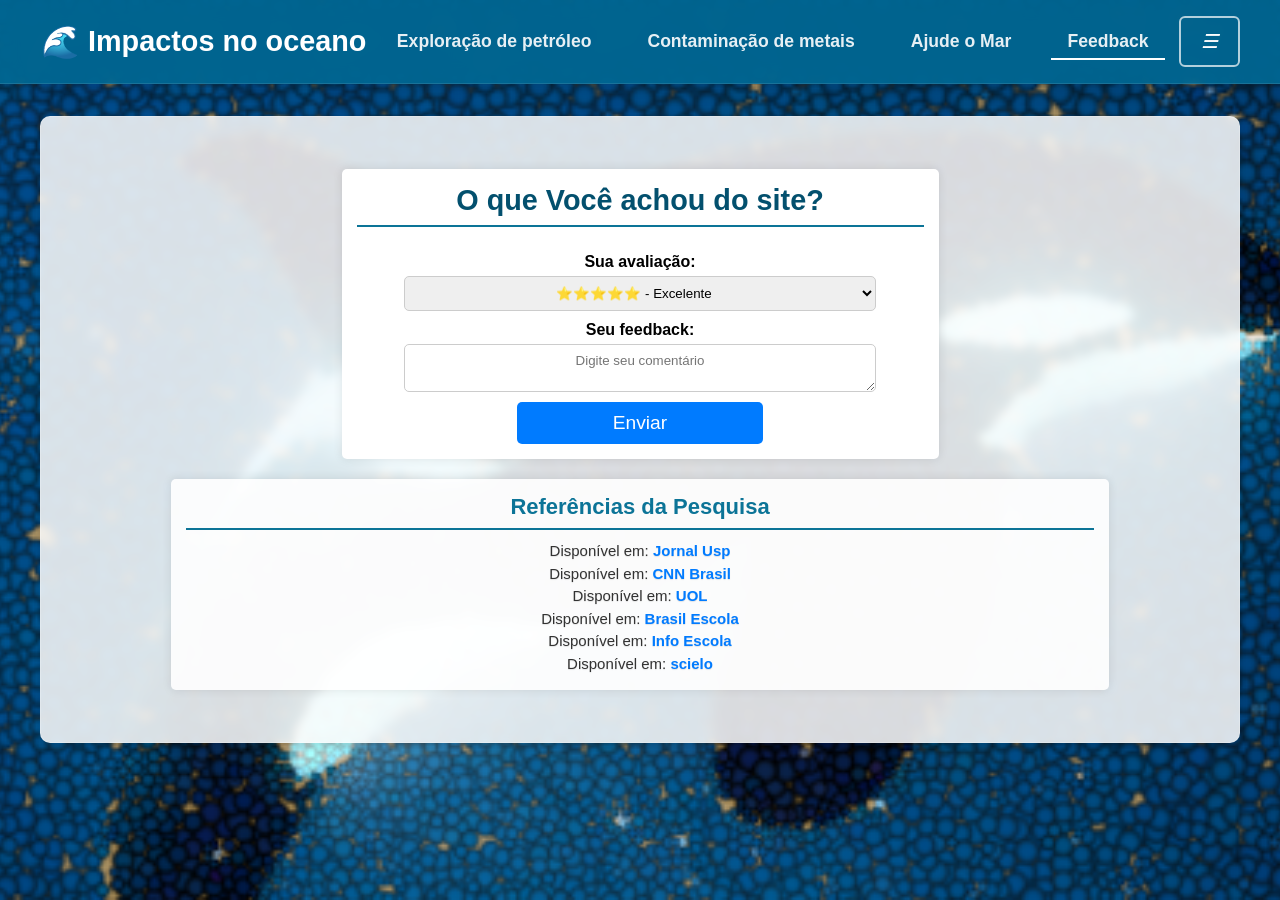
<file: html/feedback.html>
<!DOCTYPE html> <!-- Define o tipo do documento -->
<html lang="pt-BR"> <!-- Define o idioma da página como português do Brasil -->
<head>
    <meta charset="UTF-8"> <!-- Define a codificação de caracteres -->
    <meta name="viewport" content="width=device-width, initial-scale=1.0">
    <meta name="viewport" content="width=device-width, initial-scale=1.0, shrink-to-fit=no">
    <link rel="shortcut icon" href="../img/baleia.ico" type="imagem/x-icon">
    <title>Salve os Oceanos</title> <!-- Título da aba do navegador -->
    <link rel="stylesheet" href="../css/styles.css"> <!-- Importa o arquivo CSS -->
    <script src="../js/script.js"></script>
</head>
<body>


  <div id="main-content">
    <header>
      <div class="nav-container">
        <a class="logo"><i>🌊</i> Impactos no oceano</a>
        <nav>
            <a href="exploração.html" class="nav-link"> Exploração de petróleo</a>
            <a href="contaminação.html" class="nav-link">Contaminação de metais</a>
            <a href="ajude.html" class="nav-link">Ajude o Mar</a>
            <a href="feedback.html" class="nav-link active">Feedback</a>
       </nav>

       <nav class="secondary-menu">
        <a href="#" class="menu-toggle" id="menuToggle">
          <i class="icon-menu">☰</i> 
        </a>
        <ul class="submenu" id="submenu">
          <li><a href="index.html">Poluição</a>
          <li><a href="esgoto.html">Efluentes</a></li>  
          <li><a href="micro.html">Microplástico</a></li>
          <li><a href="vida.html">Vida marinha</a></li>
          <li><a href="pesca.html">Pesca predatória</a></li>
          <li><a href="clima.html">Climatização</a></li>
          <li><a href="acidificação.html">Acidificação</a></li>
          <li><a href="barco.html">Barcos</a></li>
          <li><a href="exploração.html">Exploração de petróleo </a></li> 
          <li><a href="contaminação.html">Contaminação de metais</a></li>
          <li><a href="ajude.html">Ajude o Mar</a></li>
          <li><a href="feedback.html">Feedback</a></li>
        </ul>
      </nav>
    </div>
  </header>
</div>


    
  <main>
    <section class="feedback-section">
        <div class="feedback">
            <h2>O que Você achou do site?</h2>
            <form id="form-feedback">
                <label for="avaliacao">Sua avaliação:</label>
                <select id="avaliacao">
                    <option value="5">⭐⭐⭐⭐⭐ - Excelente</option>
                    <option value="4">⭐⭐⭐⭐ - Muito bom</option>
                    <option value="3">⭐⭐⭐ - Bom</option>
                    <option value="2">⭐⭐ - Regular</option>
                    <option value="1">⭐ - Ruim</option>
                </select>
        
                <label for="comentario">Seu feedback:</label>
                <textarea id="comentario" placeholder="Digite seu comentário"></textarea>
        
                <button type="submit">Enviar</button>
            </form>
            <p id="mensagem-enviada" style="display: none;">Enviado com sucesso!</p>
        </div>

     
        <div class="referencias">
            <h2>Referências da Pesquisa</h2>

            <p>Disponível em: 
                <a href="https://jornal.usp.br/atualidades/o-brasil-esta-entre-os-20-paises-que-mais-contribuem-para-a-poluicao-nos-oceanos/" target="_blank">
                    Jornal Usp
                </a>
            </p>

            <p>Disponível em: 
                <a href="https://www.cnnbrasil.com.br/nacional/pela-primeira-vez-pesquisadores-da-usp-encontram-lixo-no-oceano-profundo/" target="_blank">
                   CNN Brasil
                </a>
            </p>

            <p>Disponível em: 
                <a href="https://www.uol.com.br/ecoa/ultimas-noticias/2025/03/16/nao-e-so-geleira-derretida-o-que-explica-aumento-surpresa-do-nivel-do-mar.htm" target="_blank">
                   UOL
                </a>
            </p>

            <p>Disponível em: 
                <a href="https://brasilescola.uol.com.br/biologia/recifes-corais.htm" target="_blank">
                    Brasil Escola
                </a>

                <p>Disponível em: 
                    <a href="https://www.infoescola.com/ecologia/pesca-predatoria/" target="_blank">
                        Info Escola
                    </a>
                </p>

                <p>Disponível em: 
                    <a href="https://www.scielo.br/j/sdeb/a/Bw9HVgLf4LtP3chrKntRgvp/" target="_blank">
                        scielo
                    </a>
                </p>
            </p>
        </div>  
        </div>  

      
     </section>  
</main>

<script>
    document.getElementById('form-feedback').addEventListener('submit', function(event) {
    event.preventDefault(); // Impede o recarregamento da página
    
    // Mostra a mensagem
    const mensagem = document.getElementById('mensagem-enviada');
    mensagem.style.display = 'block';
    
    // Esconde a mensagem após 3 segundos 
    setTimeout(function() {
        mensagem.style.display = 'none';
    }, 3000); // Ajuste o tempo conforme necessário
    
    // Limpa o formulário 
    this.reset();
});
</script>

</body>
</html>
</file>
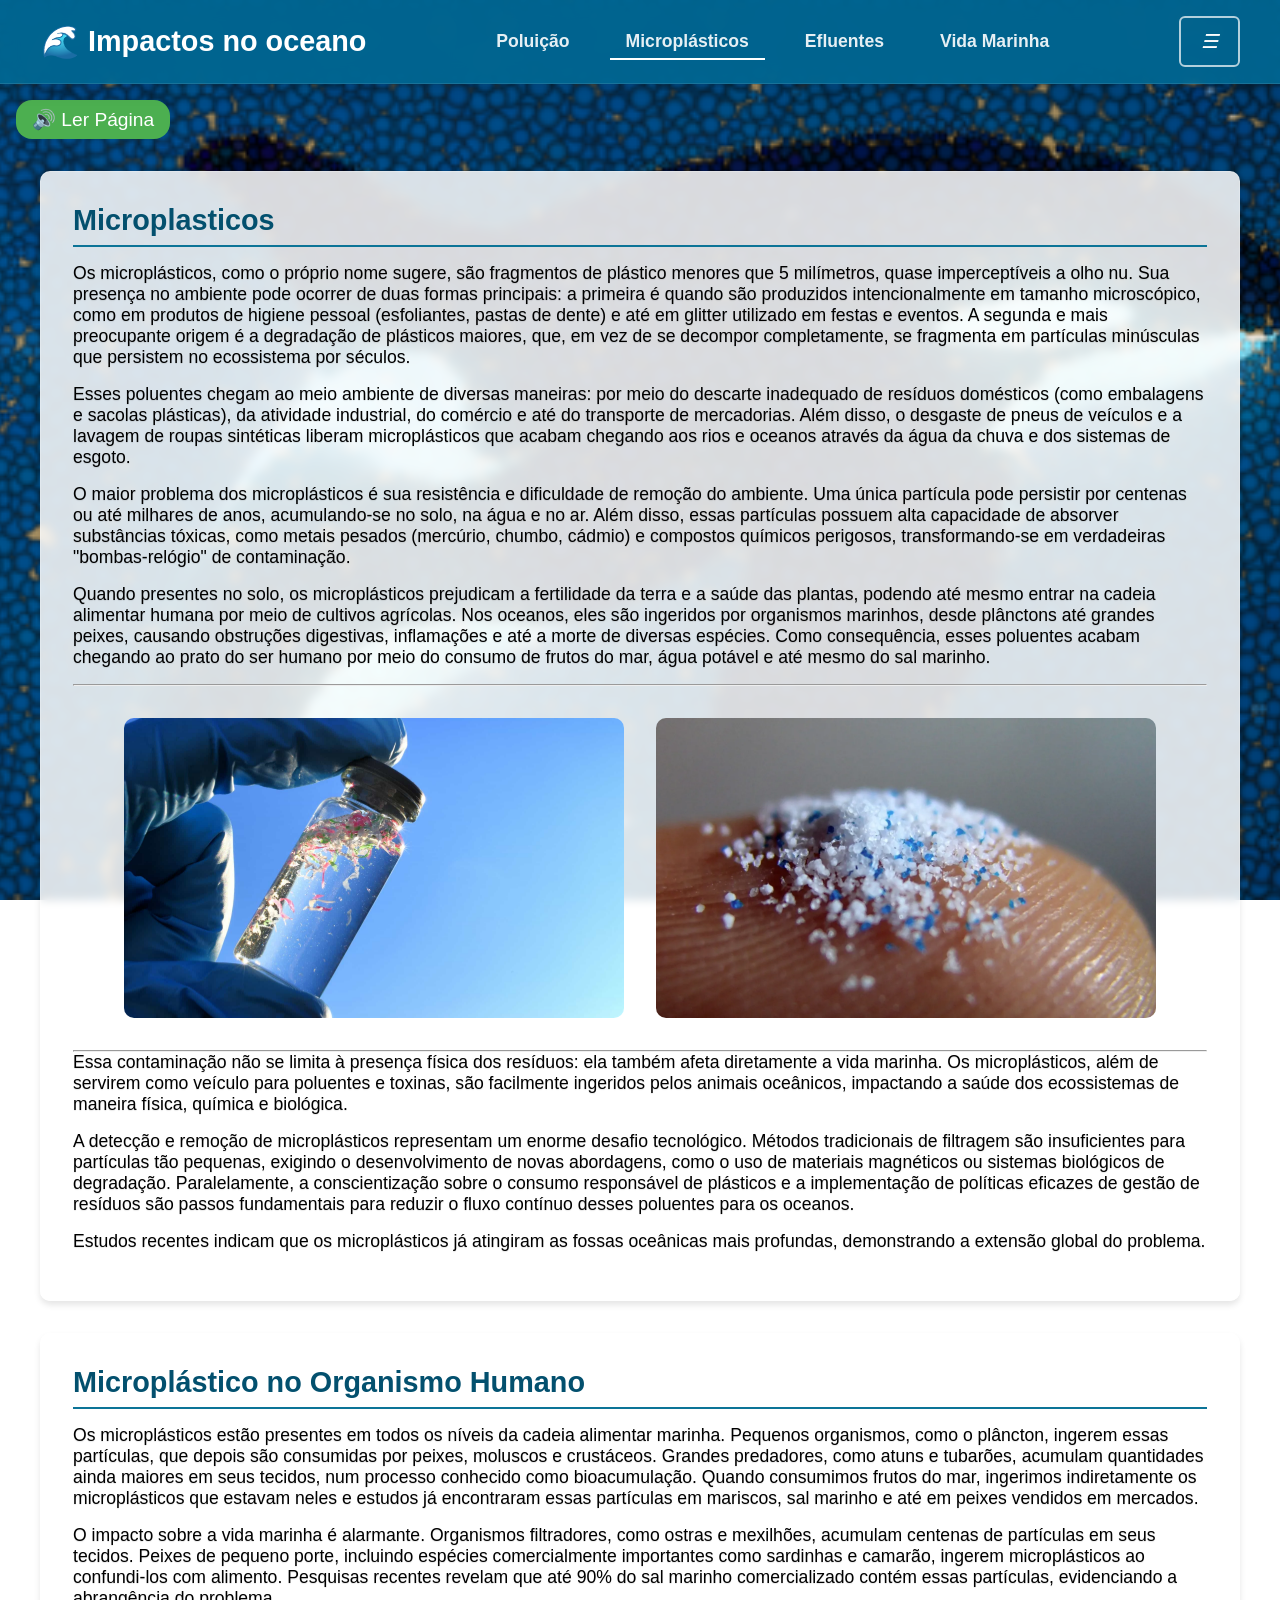
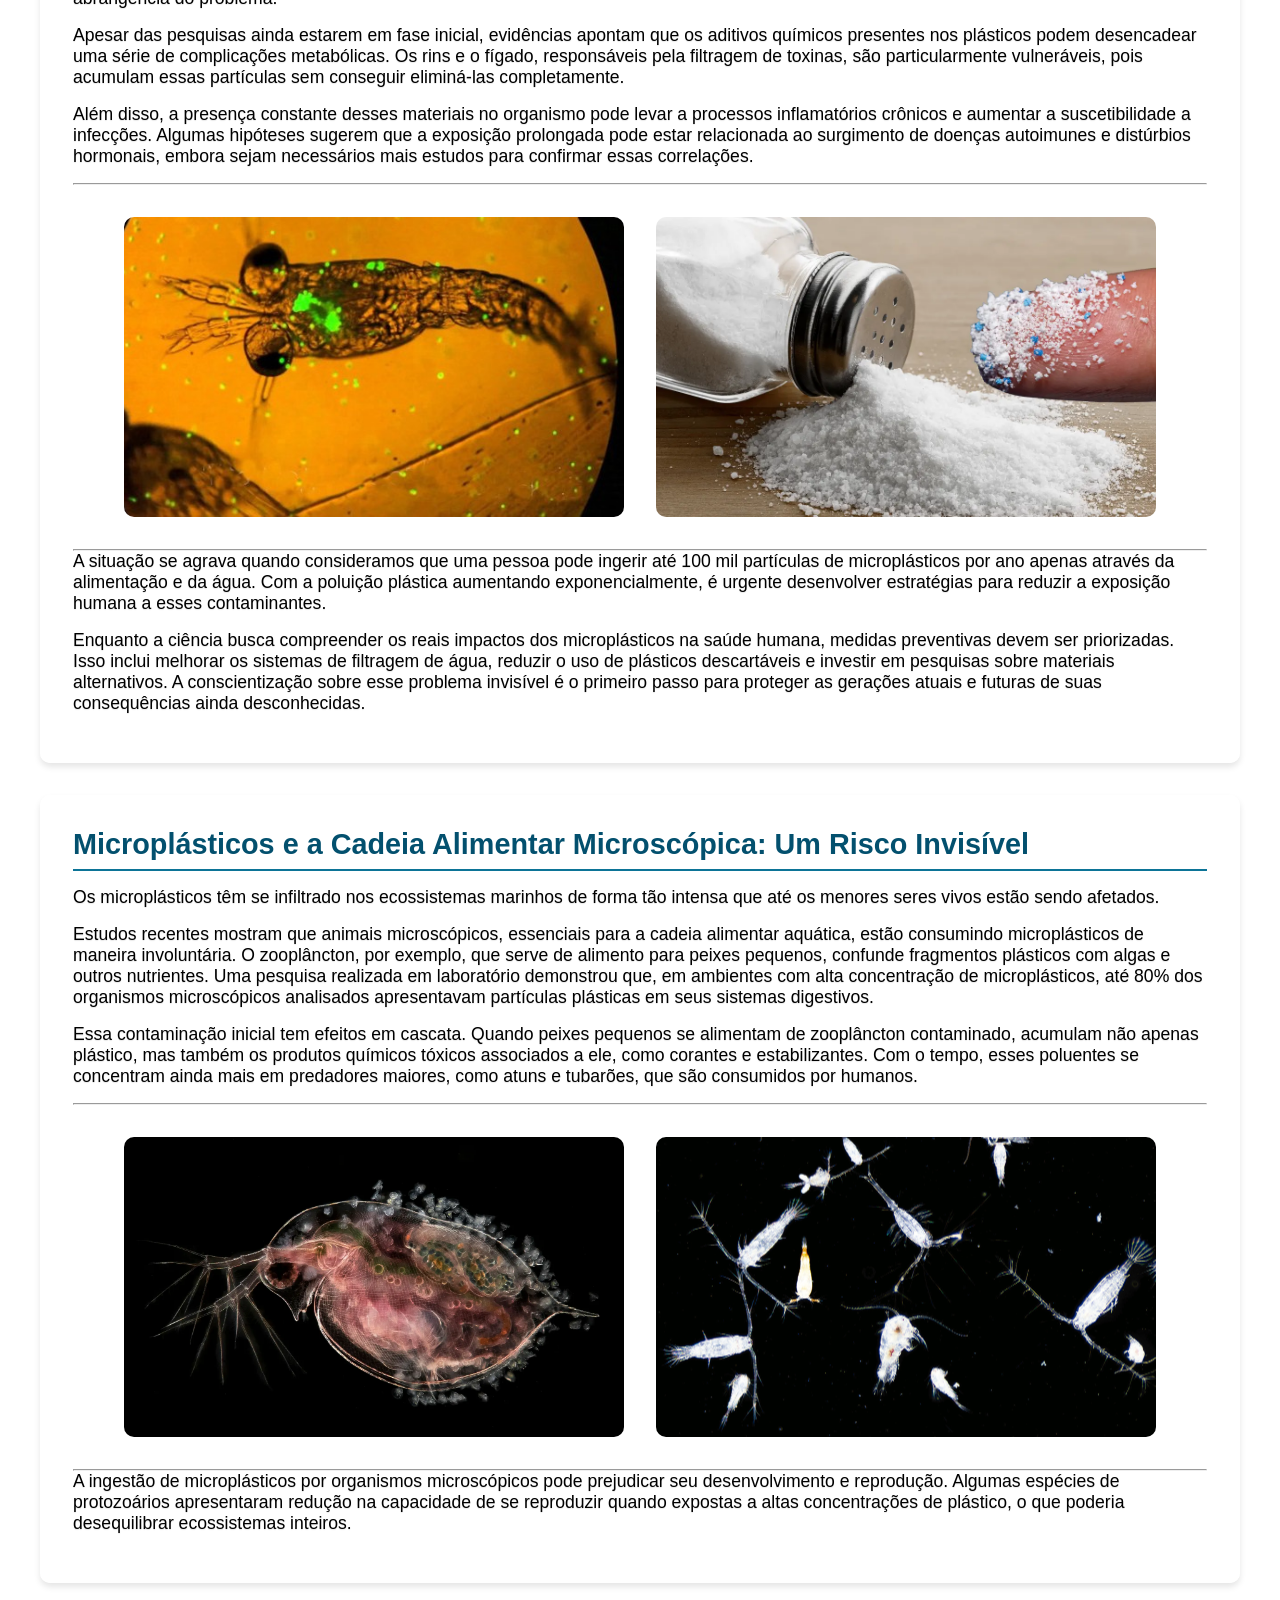
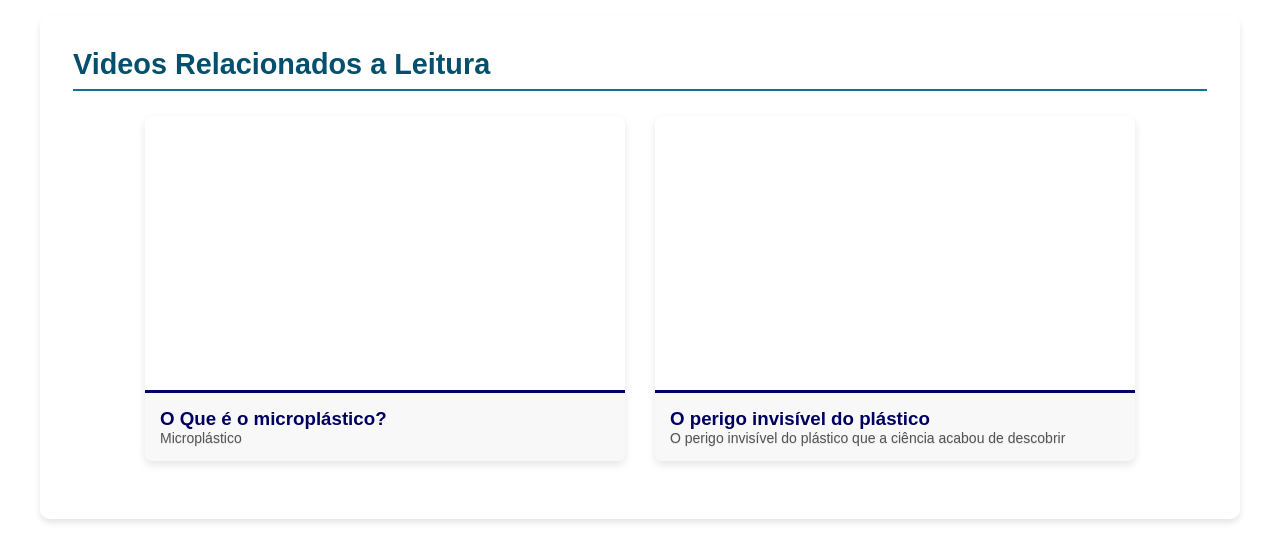
<file: html/micro.html>
<!DOCTYPE html> <!-- Define o tipo do documento -->
<html lang="pt-BR"> <!-- Define o idioma da página como português do Brasil -->
<head>
    <meta charset="UTF-8"> <!-- Define a codificação de caracteres -->
    <meta name="viewport" content="width=device-width, initial-scale=1.0">
    <meta name="viewport" content="width=device-width, initial-scale=1.0, shrink-to-fit=no">
    <link rel="shortcut icon" href="../img/baleia.ico" type="x-icon">
    <title>Salve os Oceanos</title> <!-- Título da aba do navegador -->
    <link rel="stylesheet" href="../css/styles.css">  <!-- Importa o arquivo CSS -->
    <script src="../js/script.js"></script>
</head>
<body>


    <div id="main-content">
      <header>
        <div class="nav-container">
          <a class="logo"><i>🌊</i> Impactos no oceano</a>
          <nav>
            <a href="index.html" class="nav-link">Poluição</a> 
            <a href="micro.html" class="nav-link active">Microplásticos</a> 
            <a href="esgoto.html" class="nav-link">Efluentes</a>
            <a href="vida.html" class="nav-link">Vida Marinha</a> 
           
         </nav>

         <nav class="secondary-menu">
          <a href="#" class="menu-toggle" id="menuToggle">
            <i class="icon-menu">☰</i> 
          </a>
          <ul class="submenu" id="submenu">
            <li><a href="index.html">Poluição</a>
              <li><a href="micro.html">Microplástico</a></li>
              <li><a href="esgoto.html">Efluentes</a></li> 
              <li><a href="vida.html">Vida marinha</a></li>
              <li><a href="pesca.html">Pesca predatória</a></li>
              <li><a href="clima.html">Climatização</a></li>
              <li><a href="acidificação.html">Acidificação</a></li>
              <li><a href="barco.html">Barcos</a></li>
              <li><a href="exploração.html">Exploração de petróleo </a></li> 
              <li><a href="contaminação.html">Contaminação de metais</a></li>
              <li><a href="ajude.html">Ajude o Mar</a></li>
              <li><a href="feedback.html">Feedback</a></li>
          </ul>
        </nav>
      </div>
    </header>
  </div>

  <button onclick="lerPagina()" onmouseover="lerTexto('Ler página')"
          style="margin:1rem; padding:0.5rem 1rem; font-size:1rem;">
    🔊 Ler Página
  </button>
  
  <main>  <!--Seção vida marinha */-->
    <section id="Microplasticos">
        <h2>Microplasticos</h2>
        <p>Os microplásticos, como o próprio nome sugere, são fragmentos de plástico menores que 5 milímetros, quase imperceptíveis a olho nu. Sua presença no ambiente pode ocorrer de duas formas principais: a primeira é quando são produzidos intencionalmente em tamanho microscópico, como em produtos de higiene pessoal (esfoliantes, pastas de dente) e até em glitter utilizado em festas e eventos. A segunda e mais preocupante origem é a degradação de plásticos maiores, que, em vez de se decompor completamente, se fragmenta em partículas minúsculas que persistem no ecossistema por séculos.</p>
        <p>Esses poluentes chegam ao meio ambiente de diversas maneiras: por meio do descarte inadequado de resíduos domésticos (como embalagens e sacolas plásticas), da atividade industrial, do comércio e até do transporte de mercadorias. Além disso, o desgaste de pneus de veículos e a lavagem de roupas sintéticas liberam microplásticos que acabam chegando aos rios e oceanos através da água da chuva e dos sistemas de esgoto.</p>
        <p>O maior problema dos microplásticos é sua resistência e dificuldade de remoção do ambiente. Uma única partícula pode persistir por centenas ou até milhares de anos, acumulando-se no solo, na água e no ar. Além disso, essas partículas possuem alta capacidade de absorver substâncias tóxicas, como metais pesados (mercúrio, chumbo, cádmio) e compostos químicos perigosos, transformando-se em verdadeiras "bombas-relógio" de contaminação.</p>    
        <P>Quando presentes no solo, os microplásticos prejudicam a fertilidade da terra e a saúde das plantas, podendo até mesmo entrar na cadeia alimentar humana por meio de cultivos agrícolas. Nos oceanos, eles são ingeridos por organismos marinhos, desde plânctons até grandes peixes, causando obstruções digestivas, inflamações e até a morte de diversas espécies. Como consequência, esses poluentes acabam chegando ao prato do ser humano por meio do consumo de frutos do mar, água potável e até mesmo do sal marinho.</P>
        <hr>
        <div class="lista">
            <div class="img-st">
                <img src="../img/microplastico.jpg" loading="lazy">
                <p class="row">Fonte Disponível em:
                <a href="https://olhardigital.com.br/2024/09/24/medicina-e-saude/microplasticos-podem-gerar-danos-ambientais-irreversiveis-alerta-estudo/" target="_blank">
               Olhar Digital</a></p>
            </div>  
            
            
            <div class="img-st">
                <img src="../img/gettyimages-645604187.webp"  loading="lazy">
                <p class="row">Fonte Disponível em:
                <a href="https://www.nationalgeographicbrasil.com/meio-ambiente/2022/04/microplasticos-estao-em-nossos-corpos-quanto-eles-nos-prejudicam" target="_blank">
                National Georgraphic</a></p>
            </div>
        </div><hr>
        <p>Essa contaminação não se limita à presença física dos resíduos: ela também afeta diretamente a vida marinha. Os microplásticos, além de servirem como veículo para poluentes e toxinas, são facilmente ingeridos pelos animais oceânicos, impactando a saúde dos ecossistemas de maneira física, química e biológica.</p>
        <p>A detecção e remoção de microplásticos representam um enorme desafio tecnológico. Métodos tradicionais de filtragem são insuficientes para partículas tão pequenas, exigindo o desenvolvimento de novas abordagens, como o uso de materiais magnéticos ou sistemas biológicos de degradação. Paralelamente, a conscientização sobre o consumo responsável de plásticos e a implementação de políticas eficazes de gestão de resíduos são passos fundamentais para reduzir o fluxo contínuo desses poluentes para os oceanos.</p>
        <p>Estudos recentes indicam que os microplásticos já atingiram as fossas oceânicas mais profundas, demonstrando a extensão global do problema.</p>
    </section> 
 

    <section id="humano">
      <h2>Microplástico no Organismo Humano</h2> 
     <p>Os microplásticos estão presentes em todos os níveis da cadeia alimentar marinha. Pequenos organismos, como o plâncton, ingerem essas partículas, que depois são consumidas por peixes, moluscos e crustáceos. Grandes predadores, como atuns e tubarões, acumulam quantidades ainda maiores em seus tecidos, num processo conhecido como bioacumulação. Quando consumimos frutos do mar, ingerimos indiretamente os microplásticos que estavam neles e estudos já encontraram essas partículas em mariscos, sal marinho e até em peixes vendidos em mercados. </p>
     <p>O impacto sobre a vida marinha é alarmante. Organismos filtradores, como ostras e mexilhões, acumulam centenas de partículas em seus tecidos. Peixes de pequeno porte, incluindo espécies comercialmente importantes como sardinhas e camarão, ingerem microplásticos ao confundi-los com alimento. Pesquisas recentes revelam que até 90% do sal marinho comercializado contém essas partículas, evidenciando a abrangência do problema.</p>
     <p>Apesar das pesquisas ainda estarem em fase inicial, evidências apontam que os aditivos químicos presentes nos plásticos podem desencadear uma série de complicações metabólicas. Os rins e o fígado, responsáveis pela filtragem de toxinas, são particularmente vulneráveis, pois acumulam essas partículas sem conseguir eliminá-las completamente.</p>
     <p>Além disso, a presença constante desses materiais no organismo pode levar a processos inflamatórios crônicos e aumentar a suscetibilidade a infecções. Algumas hipóteses sugerem que a exposição prolongada pode estar relacionada ao surgimento de doenças autoimunes e distúrbios hormonais, embora sejam necessários mais estudos para confirmar essas correlações.</p>
     <hr>  

      <div class="lista">
        <div class="img-st">
        <img src="../img/camarão-com-microplástico.jpeg" loading="lazy">
        <p class="row"> Fonte Disponível em: 
        <a href="https://www.brasil247.com/oasis/microplasticos-na-comida-ingerimos-cerca-de-5-gramas-por-semana" target="_blank">
        Brasil247
        </a></p>
        </div>    
        
        <div class="img-st">
         <img src="../img/micro-alimen.webp" loading="lazy">
         <p class="row"> Fonte Disponível em: 
         <a href="https://vanguardia.com.mx/vida/estas-marcas-de-sal-estan-libres-de-microplasticos-segun-investigaciones-CG14653375" target="_blank">
         Vanguardia
         </a></p>
        </div>
     </div><hr>
     <p>A situação se agrava quando consideramos que uma pessoa pode ingerir até 100 mil partículas de microplásticos por ano apenas através da alimentação e da água. Com a poluição plástica aumentando exponencialmente, é urgente desenvolver estratégias para reduzir a exposição humana a esses contaminantes.</p>
     <p>Enquanto a ciência busca compreender os reais impactos dos microplásticos na saúde humana, medidas preventivas devem ser priorizadas. Isso inclui melhorar os sistemas de filtragem de água, reduzir o uso de plásticos descartáveis e investir em pesquisas sobre materiais alternativos. A conscientização sobre esse problema invisível é o primeiro passo para proteger as gerações atuais e futuras de suas consequências ainda desconhecidas.</p>
   </section>  
 
    <section id="microscópico">
        <h2>Microplásticos e a Cadeia Alimentar Microscópica: Um Risco Invisível</h2> 
        <p>Os microplásticos têm se infiltrado nos ecossistemas marinhos de forma tão intensa que até os menores seres vivos estão sendo afetados.</p>
        <p>Estudos recentes mostram que animais microscópicos, essenciais para a cadeia alimentar aquática, estão consumindo microplásticos de maneira involuntária. O zooplâncton, por exemplo, que serve de alimento para peixes pequenos, confunde fragmentos plásticos com algas e outros nutrientes. Uma pesquisa realizada em laboratório demonstrou que, em ambientes com alta concentração de microplásticos, até 80% dos organismos microscópicos analisados apresentavam partículas plásticas em seus sistemas digestivos.</p>
        <p>Essa contaminação inicial tem efeitos em cascata. Quando peixes pequenos se alimentam de zooplâncton contaminado, acumulam não apenas plástico, mas também os produtos químicos tóxicos associados a ele, como corantes e estabilizantes. Com o tempo, esses poluentes se concentram ainda mais em predadores maiores, como atuns e tubarões, que são consumidos por humanos.</p>
        <hr>  

      <div class="lista">
          <div class="img-st">
            <img src="../img/bolinha-gorda.webp" loading="lazy">
            <p class="row"> Fonte Disponível em: 
            <a href="https://www.nationalgeographicbrasil.com/ciencia/2021/11/impressione-se-com-os-detalhes-microscopicos-do-mundo-dos-planctons" target="_blank">
            National Geographic
            </a></p>
          </div>   
          
          <div class="img-st">
              <img src="../img/micros-animais.jpg" loading="lazy">
              <p class="row"> Fonte Disponível em: 
              <a href="https://chc.org.br/artigo/oceano-microscopico/" target="_blank">
              CHC
              </a></p>
            </div> 
      </div><hr> 
      <p>A ingestão de microplásticos por organismos microscópicos pode prejudicar seu desenvolvimento e reprodução. Algumas espécies de protozoários apresentaram redução na capacidade de se reproduzir quando expostas a altas concentrações de plástico, o que poderia desequilibrar ecossistemas inteiros.</p>   
    </section>  

    <section id="Documentário">
      <div class="topico-card">
        <h2>Videos Relacionados a Leitura</h2>
  
           <div class="video-container">
                  <div class="video-card">   
                    <iframe width="560" height="315" src="https://www.youtube.com/embed/AuPraWJmNH0?si=baipjewj_XQkhO8h" title="YouTube video player" frameborder="0" allow="accelerometer; autoplay; clipboard-write; encrypted-media; gyroscope; picture-in-picture; web-share" referrerpolicy="strict-origin-when-cross-origin" allowfullscreen></iframe>          
                    <div class="video-descricao">
                        <h3>O Que é o microplástico?</h3>
                        <p>Microplástico</p>
                    </div>
                  </div>
                      
                  <div class="video-card">
                    <iframe width="560" height="315" src="https://www.youtube.com/embed/H7-F6vowoZQ?si=TWyfAcUwttg3JJ6s" title="YouTube video player" frameborder="0" allow="accelerometer; autoplay; clipboard-write; encrypted-media; gyroscope; picture-in-picture; web-share" referrerpolicy="strict-origin-when-cross-origin" allowfullscreen></iframe>
                    <div class="video-descricao">
                      <h3>O perigo invisível do plástico</h3>
                      <p>O perigo invisível do plástico que a ciência acabou de descobrir</p>
                    </div>
                </div>
          </div>
    </section> 
 
  </main>
</body>
</html>
</file>
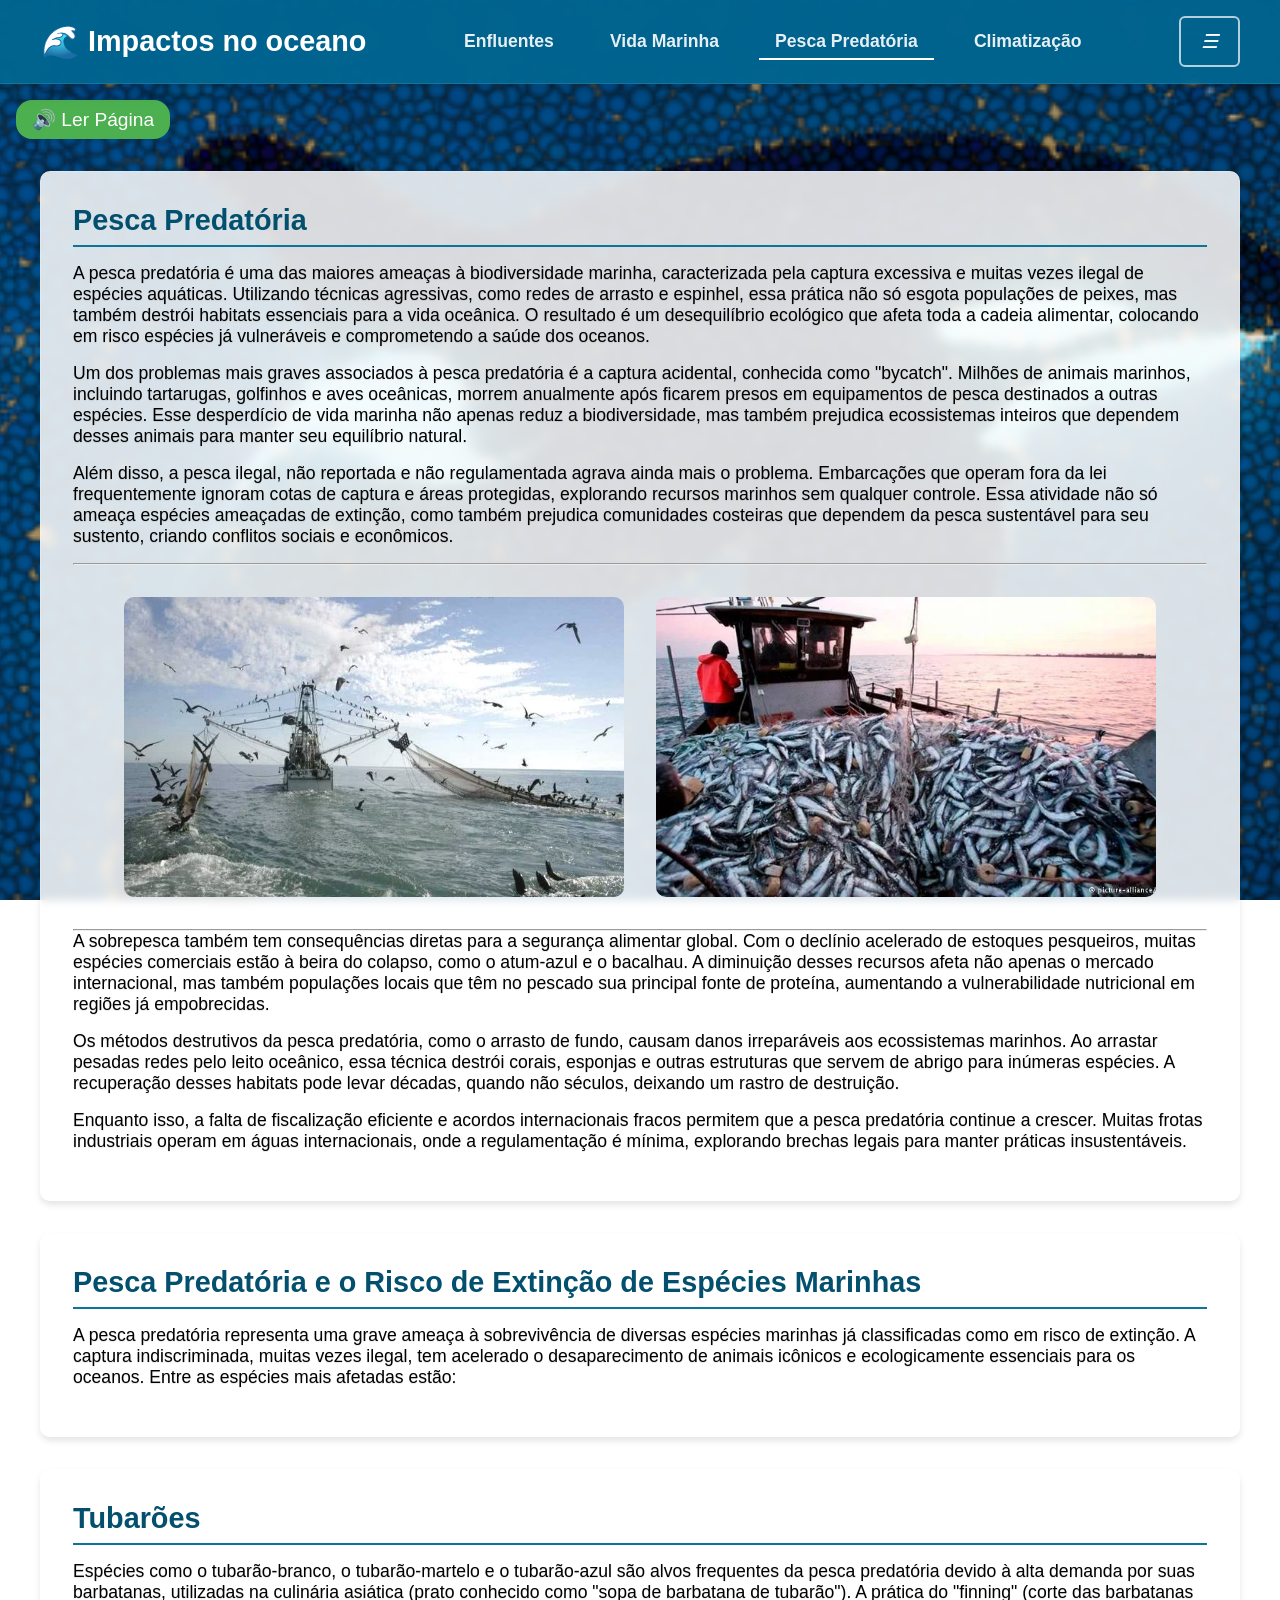
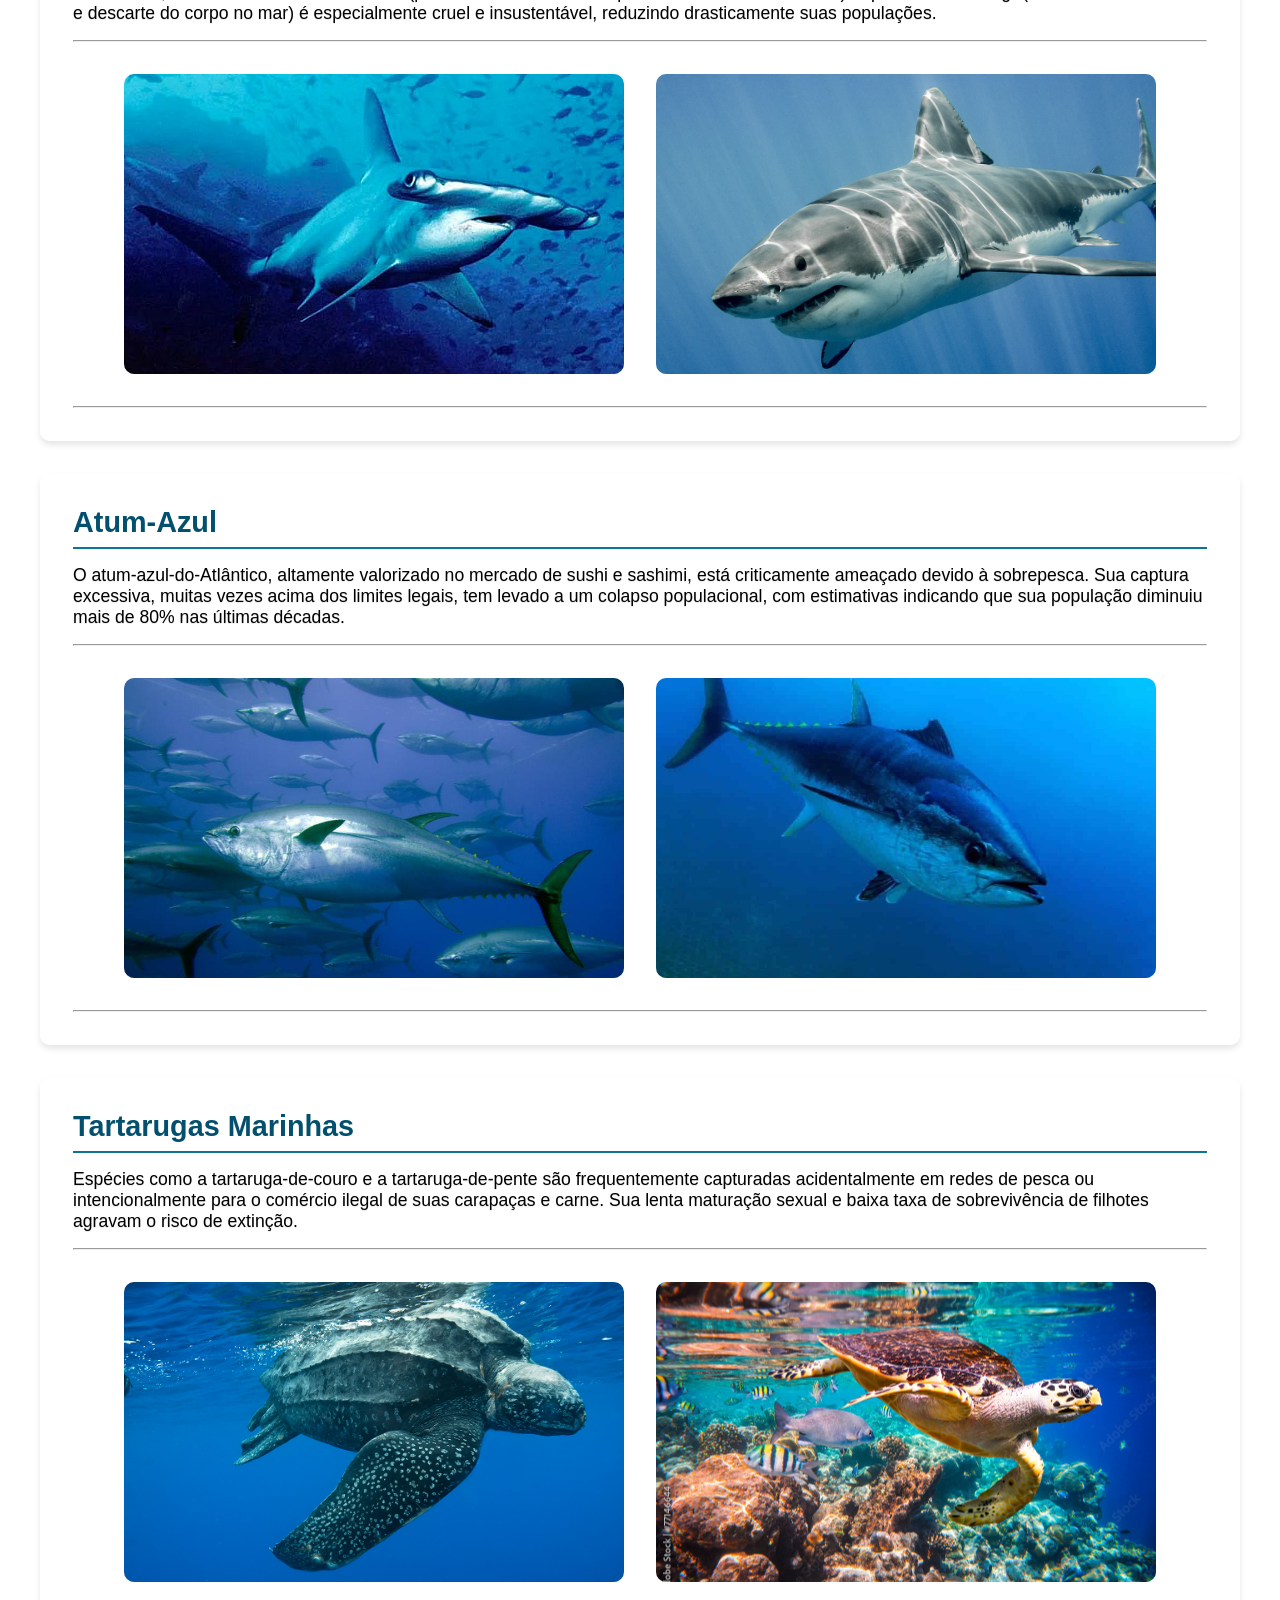
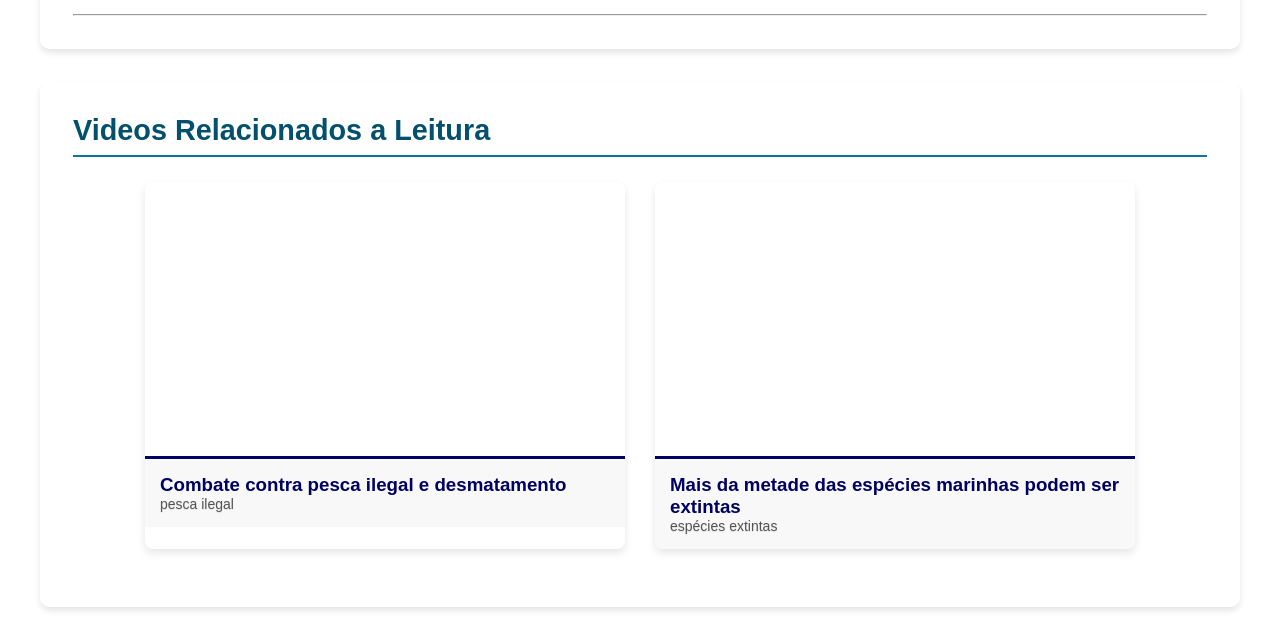
<file: html/pesca.html>
<!DOCTYPE html> <!-- Define o tipo do documento -->
<html lang="pt-BR"> <!-- Define o idioma da página como português do Brasil -->
<head>
    <meta charset="UTF-8"> <!-- Define a codificação de caracteres -->
    <meta name="viewport" content="width=device-width, initial-scale=1.0">
    <meta name="viewport" content="width=device-width, initial-scale=1.0, shrink-to-fit=no">
    <link rel="shortcut icon" href="../img/baleia.ico" type="imagem/x-icon">
    <title>Salve os Oceanos</title> <!-- Título da aba do navegador -->
    <link rel="stylesheet" href="../css/styles.css"> <!-- Importa o arquivo CSS -->
    <script src="../js/script.js"></script>
</head>
<body>


    <div id="main-content">
        <header>
            <div class="nav-container">
             <a class="logo"><i>🌊</i> Impactos no oceano</a>
             <nav> 
                <a href="esgoto.html" class="nav-link">Enfluentes</a> 
                <a href="vida.html" class="nav-link">Vida Marinha</a> 
                <a href="pesca.html" class="nav-link active">Pesca Predatória</a> 
                <a href="clima.html" class="nav-link">Climatização</a> 
             </nav>

                <nav class="secondary-menu">
                    <a href="#" class="menu-toggle" id="menuToggle">
                    <i class="icon-menu">☰</i> 
                    </a>
                    <ul class="submenu" id="submenu">
                    <li><a href="index.html">Poluição</a>
                    <li><a href="micro.html">Microplástico</a></li>
                    <li><a href="esgoto.html">Efluentes</a></li> 
                    <li><a href="vida.html">Vida marinha</a></li>
                    <li><a href="pesca.html">Pesca predatória</a></li>
                    <li><a href="clima.html">Climatização</a></li>
                    <li><a href="acidificação.html">Acidificação</a></li>
                    <li><a href="barco.html">Barcos</a></li>
                    <li><a href="exploração.html">Exploração de petróleo </a></li> 
                    <li><a href="contaminação.html">Contaminação de metais</a></li>
                    <li><a href="ajude.html">Ajude o Mar</a></li>
                    <li><a href="feedback.html">Feedback</a></li>
                    </ul>
                </nav>
            </div>
        </header>
    </div>


  <button onclick="lerPagina()" onmouseover="lerTexto('Ler página')"
          style="margin:1rem; padding:0.5rem 1rem; font-size:1rem;">
    🔊 Ler Página
  </button>

  <main>  <!--Seção vida marinha */-->
    <section id="pesca-predatoria">
        <h2>Pesca Predatória</h2> 
        <p>A pesca predatória é uma das maiores ameaças à biodiversidade marinha, caracterizada pela captura excessiva e muitas vezes ilegal de espécies aquáticas. Utilizando técnicas agressivas, como redes de arrasto e espinhel, essa prática não só esgota populações de peixes, mas também destrói habitats essenciais para a vida oceânica. O resultado é um desequilíbrio ecológico que afeta toda a cadeia alimentar, colocando em risco espécies já vulneráveis e comprometendo a saúde dos oceanos.</p>
        <p>Um dos problemas mais graves associados à pesca predatória é a captura acidental, conhecida como "bycatch". Milhões de animais marinhos, incluindo tartarugas, golfinhos e aves oceânicas, morrem anualmente após ficarem presos em equipamentos de pesca destinados a outras espécies. Esse desperdício de vida marinha não apenas reduz a biodiversidade, mas também prejudica ecossistemas inteiros que dependem desses animais para manter seu equilíbrio natural.</p>
        <p>Além disso, a pesca ilegal, não reportada e não regulamentada agrava ainda mais o problema. Embarcações que operam fora da lei frequentemente ignoram cotas de captura e áreas protegidas, explorando recursos marinhos sem qualquer controle. Essa atividade não só ameaça espécies ameaçadas de extinção, como também prejudica comunidades costeiras que dependem da pesca sustentável para seu sustento, criando conflitos sociais e econômicos.</p>
        <hr>
        <div class="lista">
            <div class="img-st">
                <img src="../img/pesca-predatoria.jpg" loading="lazy">
                <p class="row"> Fonte Disponível em: 
                <a href="https://sul21.com.br/geral-1/2021/01/pesca-predatoria-de-camarao-pode-voltar-a-causar-danos-ambientais-no-rs-2/" target="_blank">
                 sul21
                </a></p>
            </div>   
            
            <div class="img-st">
                <img src="../img/220405-PescaB.jpg" loading="lazy">
                <p class="row"> Fonte Disponível em: 
                <a href="https://outraspalavras.net/outrasmidias/pesca-no-brasil-caotica-e-as-cegas/" target="_blank">
                Outras Palavras
                </a></p>
            </div> 
        </div><hr>   
        <P>A sobrepesca também tem consequências diretas para a segurança alimentar global. Com o declínio acelerado de estoques pesqueiros, muitas espécies comerciais estão à beira do colapso, como o atum-azul e o bacalhau. A diminuição desses recursos afeta não apenas o mercado internacional, mas também populações locais que têm no pescado sua principal fonte de proteína, aumentando a vulnerabilidade nutricional em regiões já empobrecidas.</P>  
        <p>Os métodos destrutivos da pesca predatória, como o arrasto de fundo, causam danos irreparáveis aos ecossistemas marinhos. Ao arrastar pesadas redes pelo leito oceânico, essa técnica destrói corais, esponjas e outras estruturas que servem de abrigo para inúmeras espécies. A recuperação desses habitats pode levar décadas, quando não séculos, deixando um rastro de destruição.</p>
        <P>Enquanto isso, a falta de fiscalização eficiente e acordos internacionais fracos permitem que a pesca predatória continue a crescer. Muitas frotas industriais operam em águas internacionais, onde a regulamentação é mínima, explorando brechas legais para manter práticas insustentáveis. </P>
    </section>  


    <section id="pesca">
        <h2>Pesca Predatória e o Risco de Extinção de Espécies Marinhas</h2> 
       <p>A pesca predatória representa uma grave ameaça à sobrevivência de diversas espécies marinhas já classificadas como em risco de extinção. A captura indiscriminada, muitas vezes ilegal, tem acelerado o desaparecimento de animais icônicos e ecologicamente essenciais para os oceanos. Entre as espécies mais afetadas estão:</p>  
    </section>


    <section id="tubaroes">
        <h2>Tubarões</h2> 
       <p>Espécies como o tubarão-branco, o tubarão-martelo e o tubarão-azul são alvos frequentes da pesca predatória devido à alta demanda por suas barbatanas, utilizadas na culinária asiática (prato conhecido como "sopa de barbatana de tubarão"). A prática do "finning" (corte das barbatanas e descarte do corpo no mar) é especialmente cruel e insustentável, reduzindo drasticamente suas populações.</p>
       <hr>  
  
       <div class="lista">
          <div class="img-st">
                <img src="../img/tuba-martelo.webp" loading="lazy">
                <p class="row"> Fonte Disponível em: 
                <a href="https://marsemfim.com.br/tubarao-martelo-carolina-nova-especie-descoberta/" target="_blank">
                Mar sem Fim
            </a></p>
          </div>   
          
          <div class="img-st">
                <img src="../img/tubarao-branco.webp" loading="lazy">
                <p class="row"> Fonte Disponível em: 
                <a href="https://naturezaanimal.com.br/tubarao-branco-caracteristicas-comportamento-e-habitat/" target="_blank">
                Natureza Animal
                </a></p>
            </div> 
       </div><hr> 
    </section>


    <section id="atum">
       <h2>Atum-Azul</h2>
       <p>O atum-azul-do-Atlântico, altamente valorizado no mercado de sushi e sashimi, está criticamente ameaçado devido à sobrepesca. Sua captura excessiva, muitas vezes acima dos limites legais, tem levado a um colapso populacional, com estimativas indicando que sua população diminuiu mais de 80% nas últimas décadas.</p>
       <hr>
       <div class="lista">
            <div class="img-st">
                <img src="../img/atumm.jpg" loading="lazy">
                <p class="row"> Fonte Disponível em: 
                <a href="https://www.pensamentoverde.com.br/meio-ambiente/conheca-o-atum-azul-o-maior-mundo/" target="_blank">
                Pensamento Verde
                </a></p>
            </div>   
            
            <div class="img-st" loading="lazy">
                <img src="../img/atum-azul-conheca-o-peixe-gigante-do-oceano-atlantico-e1614441128781.jpeg">
                <p class="row"> Fonte Disponível em: 
                <a href="https://segredosdomundo.r7.com/atum-azul/" target="_blank">
                Segredos do mundo
                </a></p>
            </div> 
        </div><hr>
    </section>


    <section id="tartarugas">
        <h2>Tartarugas Marinhas</h2>
        <p>Espécies como a tartaruga-de-couro e a tartaruga-de-pente são frequentemente capturadas acidentalmente em redes de pesca ou intencionalmente para o comércio ilegal de suas carapaças e carne. Sua lenta maturação sexual e baixa taxa de sobrevivência de filhotes agravam o risco de extinção.</p>
        <hr>

        <div class="lista">
            <div class="img-st">
              <img src="../img/tartaruga-couro.jpg" loading="lazy">
              <p class="row"> Fonte Disponível em: 
              <a href="https://www.tamar.org.br/tartaruga.php?cod=22" target="_blank">
              Tamar
              </a></p>
            </div>   
            
            <div class="img-st">
                <img src="../img/pente_2.jpeg" loading="lazy">
                <p class="row"> Fonte Disponível em: 
                <a href="https://coracaodetartaruga.com.br/tartaruga-de-pente/" target="_blank">
                Coração de tartaruga
                </a></p>
              </div> 
         </div><hr> 

    </section>  


   <section id="Documentário">
    <div class="topico-card">
        <h2>Videos Relacionados a Leitura</h2>

         <div class="video-container">
                <div class="video-card">   
                    <iframe width="560" height="315" src="https://www.youtube.com/embed/BiJQtJ54Kvo?si=uAe4zMFrq1wp6UQr" title="YouTube video player" frameborder="0" allow="accelerometer; autoplay; clipboard-write; encrypted-media; gyroscope; picture-in-picture; web-share" referrerpolicy="strict-origin-when-cross-origin" allowfullscreen></iframe>          
                  <div class="video-descricao">
                      <h3>Combate contra pesca ilegal e desmatamento</h3>
                      <p>pesca ilegal</p>
                  </div>
                </div>
                    
                <div class="video-card">
                    <iframe width="560" height="315" src="https://www.youtube.com/embed/zgPhcdO9-5A?si=UompIsO1lsg4JIAP" title="YouTube video player" frameborder="0" allow="accelerometer; autoplay; clipboard-write; encrypted-media; gyroscope; picture-in-picture; web-share" referrerpolicy="strict-origin-when-cross-origin" allowfullscreen></iframe>
                  <div class="video-descricao">
                     <h3>Mais da metade das espécies marinhas podem ser extintas</h3>
                     <p>espécies extintas</p>
                  </div>
              </div>
        </div>
  </section> 
 </main>
</body>
</html>
</file>
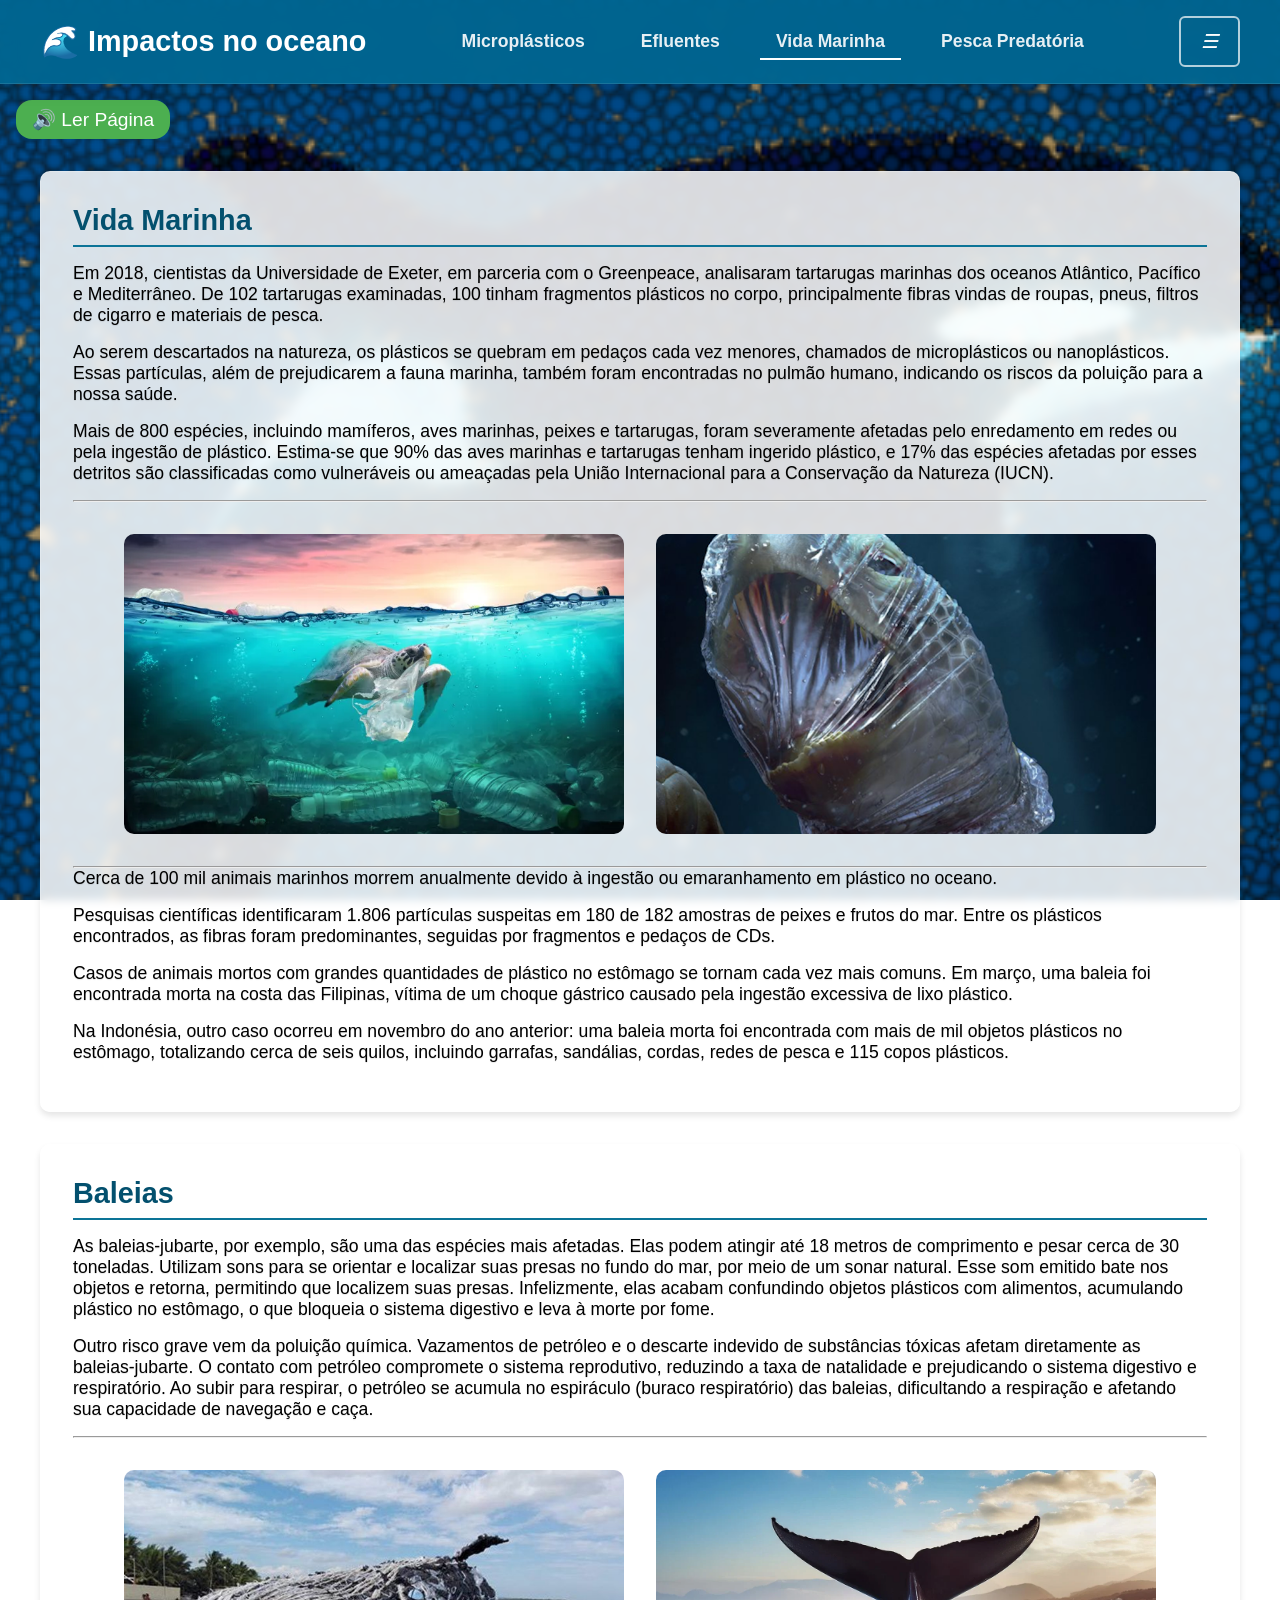
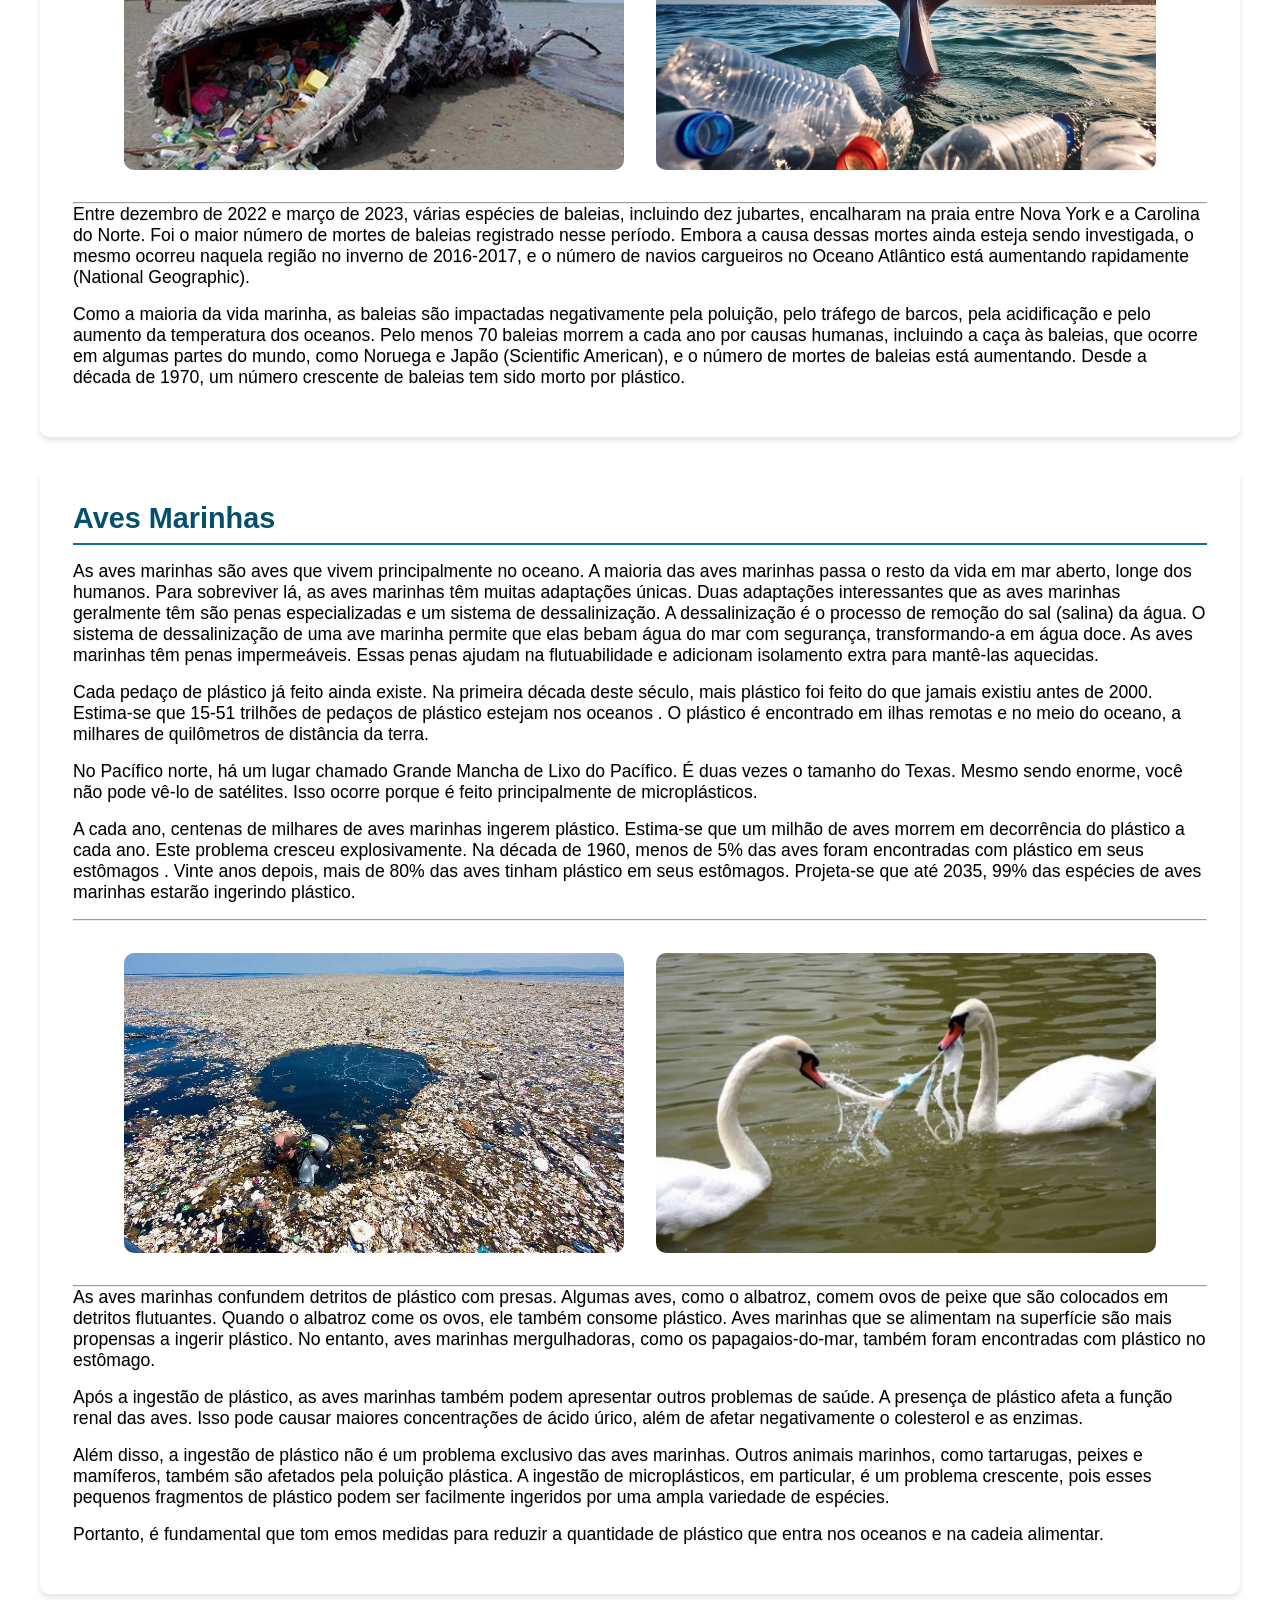
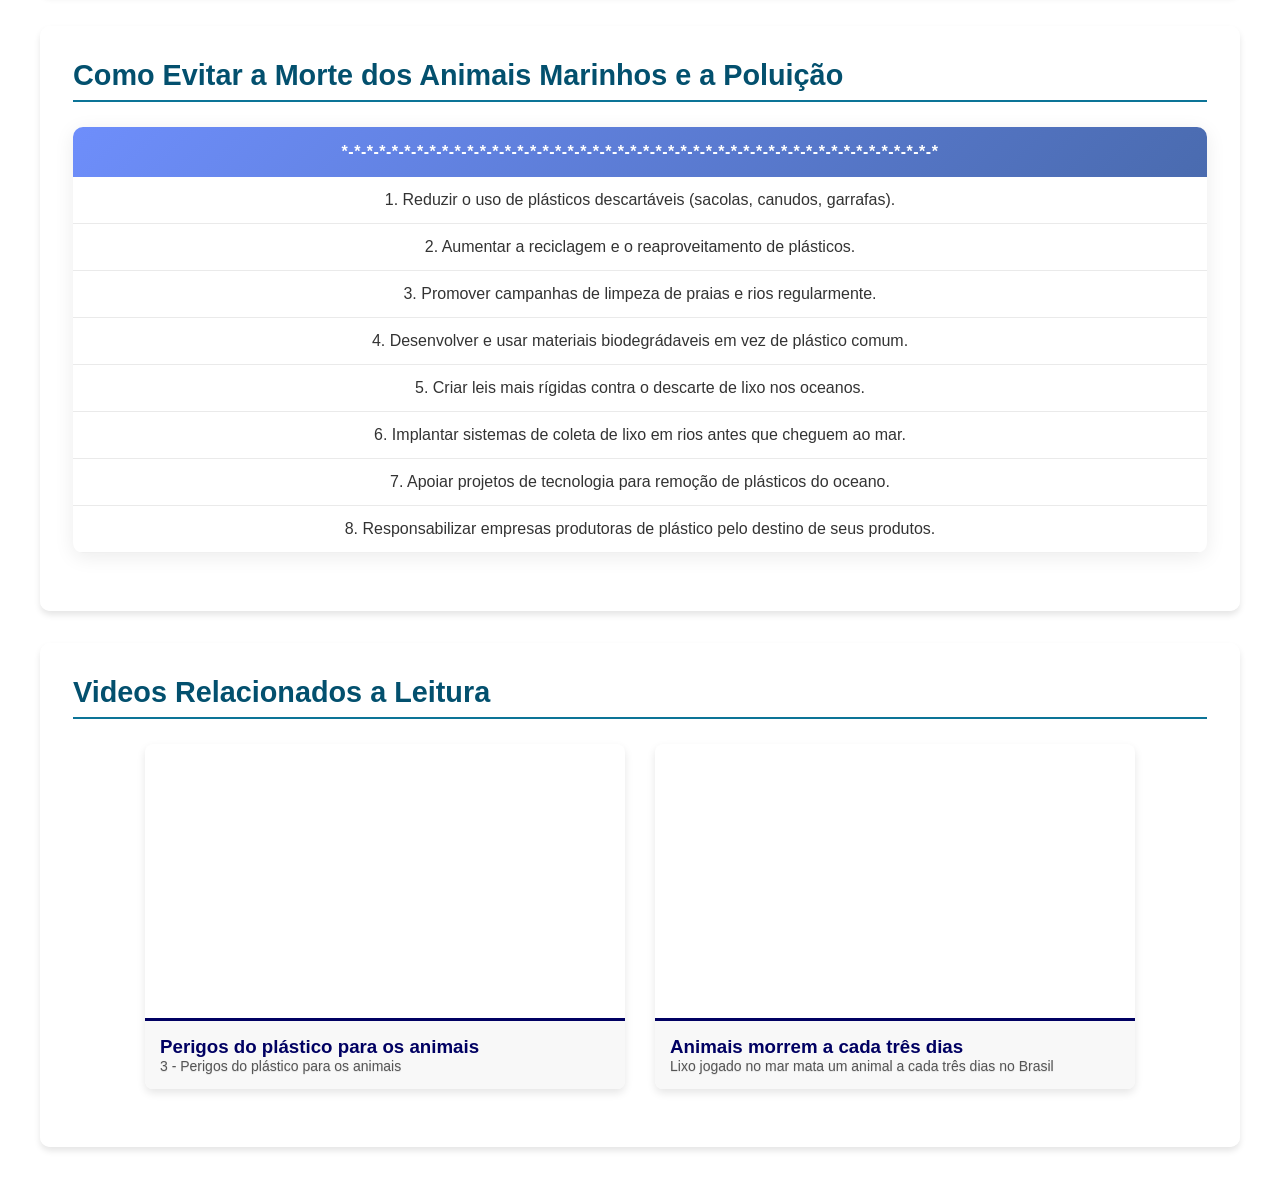
<file: html/vida.html>
<!DOCTYPE html> <!-- Define o tipo do documento -->
<html lang="pt-BR"> <!-- Define o idioma da página como português do Brasil -->
<head>
    <meta charset="UTF-8"> <!-- Define a codificação de caracteres -->
    <meta name="viewport" content="width=device-width, initial-scale=1.0">
    <meta name="viewport" content="width=device-width, initial-scale=1.0, shrink-to-fit=no">
    <link rel="shortcut icon" href="../img/baleia.ico" type="imagem/x-icon">
    <title>Salve os Oceanos</title> <!-- Título da aba do navegador -->
    <link rel="stylesheet" href="../css/styles.css"> <!-- Importa o arquivo CSS -->
    <script src="../js/script.js"></script>
</head>
<body>


    <div id="main-content">
      <header>
        <div class="nav-container">
          <a class="logo"><i>🌊</i> Impactos no oceano</a>
          <nav>
            <a href="micro.html" class="nav-link">Microplásticos</a> 
            <a href="esgoto.html" class="nav-link">Efluentes</a>
            <a href="vida.html" class="nav-link active">Vida Marinha</a> 
            <a href="pesca.html" class="nav-link">Pesca Predatória</a> 
         </nav>

         <nav class="secondary-menu">
          <a href="#" class="menu-toggle" id="menuToggle">
            <i class="icon-menu">☰</i> 
          </a>
          <ul class="submenu" id="submenu">
            <li><a href="index.html">Poluição</a>
              <li><a href="micro.html">Microplástico</a></li>
              <li><a href="esgoto.html">Efluentes</a></li> 
              <li><a href="vida.html">Vida marinha</a></li>
              <li><a href="pesca.html">Pesca predatória</a></li>
              <li><a href="clima.html">Climatização</a></li>
              <li><a href="acidificação.html">Acidificação</a></li>
              <li><a href="barco.html">Barcos</a></li>
              <li><a href="exploração.html">Exploração de petróleo </a></li> 
              <li><a href="contaminação.html">Contaminação de metais</a></li>
              <li><a href="ajude.html">Ajude o Mar</a></li>
              <li><a href="feedback.html">Feedback</a></li>
          </ul>
        </nav>
      </div>
    </header>
  </div>


    <button onclick="lerPagina()" onmouseover="lerTexto('Ler página')"
            style="margin:1rem; padding:0.5rem 1rem; font-size:1rem;">
      🔊 Ler Página
    </button>
    
    <main>  <!--Seção vida marinha */-->
      <section id="Vida marinha">
        <h2>Vida Marinha</h2> 
        <p>Em 2018, cientistas da Universidade de Exeter, em parceria com o Greenpeace, analisaram tartarugas marinhas dos oceanos Atlântico, Pacífico e Mediterrâneo. De 102 tartarugas examinadas, 100 tinham fragmentos plásticos no corpo, principalmente fibras vindas de roupas, pneus, filtros de cigarro e materiais de pesca.</p>
        <p>Ao serem descartados na natureza, os plásticos se quebram em pedaços cada vez menores, chamados de microplásticos ou nanoplásticos. Essas partículas, além de prejudicarem a fauna marinha, também foram encontradas no pulmão humano, indicando os riscos da poluição para a nossa saúde.</p>
        <p>Mais de 800 espécies, incluindo mamíferos, aves marinhas, peixes e tartarugas, foram severamente afetadas pelo enredamento em redes ou pela ingestão de plástico. Estima-se que 90% das aves marinhas e tartarugas tenham ingerido plástico, e 17% das espécies afetadas por esses detritos são classificadas como vulneráveis ou ameaçadas pela União Internacional para a Conservação da Natureza (IUCN).</p>
        <hr>  

        <div class="lista">
          <div class="img-st">
            <img src="../img/tartaruga-marinha-com-uma-sacola-de-plastico-na-boca-em-um-ambiente-de-grave-ocorrencia-de-poluicao-marinha.webp" alt="Tartaruga marinha com sacola plástica" loading="lazy">
            <p class="row">Fonte: 
              <a href="https://mundoeducacao.uol.com.br/geografia/poluicao-marinha.htm" target="_blank">
                Mundo Educação
              </a></p>
          </div>

          <div class="img-st">
            <img src="../img/o-plastico-que-vc-usa-uma-vez-tortura-o-oceano-para-sempre-foto-divulgacao-sea-shepard-abre.png" alt="Plástico torturando o oceano"  loading="lazy">
            <p class="row">Fonte: 
              <a href="https://conexaoplaneta.com.br/blog/o-plastico-que-voce-usa-uma-vez-tortura-o-oceano-para-sempre-diz-ong-sea-shepherd-em-campanha-mundial/" target="_blank">
                Conexão Planeta
              </a></p>
          </div>
        </div>
        <hr>
        <p>Cerca de 100 mil animais marinhos morrem anualmente devido à ingestão ou emaranhamento em plástico no oceano.</p>
        <p>Pesquisas científicas identificaram 1.806 partículas suspeitas em 180 de 182 amostras de peixes e frutos do mar. Entre os plásticos encontrados, as fibras foram predominantes, seguidas por fragmentos e pedaços de CDs.</p>
        <p>Casos de animais mortos com grandes quantidades de plástico no estômago se tornam cada vez mais comuns. Em março, uma baleia foi encontrada morta na costa das Filipinas, vítima de um choque gástrico causado pela ingestão excessiva de lixo plástico.</p>
        <p>Na Indonésia, outro caso ocorreu em novembro do ano anterior: uma baleia morta foi encontrada com mais de mil objetos plásticos no estômago, totalizando cerca de seis quilos, incluindo garrafas, sandálias, cordas, redes de pesca e 115 copos plásticos.</p>
      </section>
      
      
      <section id="baleias">
        <h2>Baleias</h2> 
        <p>As baleias-jubarte, por exemplo, são uma das espécies mais afetadas. Elas podem atingir até 18 metros de comprimento e pesar cerca de 30 toneladas. Utilizam sons para se orientar e localizar suas presas no fundo do mar, por meio de um sonar natural. Esse som emitido bate nos objetos e retorna, permitindo que localizem suas presas. Infelizmente, elas acabam confundindo objetos plásticos com alimentos, acumulando plástico no estômago, o que bloqueia o sistema digestivo e leva à morte por fome.</p>
        <p>Outro risco grave vem da poluição química. Vazamentos de petróleo e o descarte indevido de substâncias tóxicas afetam diretamente as baleias-jubarte. O contato com petróleo compromete o sistema reprodutivo, reduzindo a taxa de natalidade e prejudicando o sistema digestivo e respiratório. Ao subir para respirar, o petróleo se acumula no espiráculo (buraco respiratório) das baleias, dificultando a respiração e afetando sua capacidade de navegação e caça.</p>
        <hr>

        <div class="lista">
          <div class="img-st">
            <img src="../img/amp-baleia-morta.jpg" alt="Baleia morta" loading="lazy">
            <p class="row">Fonte: 
              <a href="https://images.app.goo.gl/Nor97SvRYYLZx4DM9" target="_blank">
                Google Images
              </a></p>
          </div>

          <div class="img-st">
              <img src="../img/a-poluicao-plastica-parece-comida-para-as-baleias-que-mergulham-em-profundidade-1729517521858_1280.webp" alt="Poluição plástica para baleias"  loading="lazy">
              <p class="row">Fonte: 
              <a href="https://www.tempo.pt/noticias/actualidade/a-poluicao-plastica-soa-a-comida-para-as-baleias-que-mergulham-em-profundidade.html" target="_blank">
                Tempo.pt
              </a></p>
          </div>  
        </div><hr>
        <p>Entre dezembro de 2022 e março de 2023, várias espécies de baleias, incluindo dez jubartes, encalharam na praia entre Nova York e a Carolina do Norte. Foi o maior número de mortes de baleias registrado nesse período. Embora a causa dessas mortes ainda esteja sendo investigada, o mesmo ocorreu naquela região no inverno de 2016-2017, e o número de navios cargueiros no Oceano Atlântico está aumentando rapidamente (National Geographic). </p>
        <p>Como a maioria da vida marinha, as baleias são impactadas negativamente pela poluição, pelo tráfego de barcos, pela acidificação e pelo aumento da temperatura dos oceanos. Pelo menos 70 baleias morrem a cada ano por causas humanas, incluindo a caça às baleias, que ocorre em algumas partes do mundo, como Noruega e Japão (Scientific American), e o número de mortes de baleias está aumentando. Desde a década de 1970, um número crescente de baleias tem sido morto por plástico. </p>
      </section>

      <section id="aves marinhas">
          <h2>Aves Marinhas</h2>
          <p>As aves marinhas são aves que vivem principalmente no oceano. A maioria das aves marinhas passa o resto da vida em mar aberto, longe dos humanos. Para sobreviver lá, as aves marinhas têm muitas adaptações únicas.
            Duas adaptações interessantes que as aves marinhas geralmente têm são penas especializadas e um sistema de dessalinização. A dessalinização é o processo de remoção do sal (salina) da água. O sistema de dessalinização de uma ave marinha permite que elas bebam água do mar com segurança, transformando-a em água doce.  
            As aves marinhas têm penas impermeáveis. Essas penas ajudam na flutuabilidade e adicionam isolamento extra para mantê-las aquecidas.</p>
          <p>Cada pedaço de plástico já feito ainda existe. Na primeira década deste século, mais plástico foi feito do que jamais existiu antes de 2000. Estima-se que 15-51 trilhões de pedaços de plástico estejam nos oceanos .
            O plástico é encontrado em ilhas remotas e no meio do oceano, a milhares de quilômetros de distância da terra.</p>
          <p>No Pacífico norte, há um lugar chamado Grande Mancha de Lixo do Pacífico. É duas vezes o tamanho do Texas. Mesmo sendo enorme, você não pode vê-lo de satélites. Isso ocorre porque é feito principalmente de microplásticos.</p>
          <p>A cada ano, centenas de milhares de aves marinhas ingerem plástico. Estima-se que um milhão de aves morrem em decorrência do plástico a cada ano. Este problema cresceu explosivamente.
          Na década de 1960, menos de 5% das aves foram encontradas com plástico em seus estômagos . Vinte anos depois, mais de 80% das aves tinham plástico em seus estômagos. Projeta-se que até 2035, 99% das espécies de aves marinhas estarão ingerindo plástico.</p>
          <hr>

        <div class="lista">
          <div class="img-st">
            <img src="../img/ilha-de-lixo-pacifico.webp" alt="ilha-de-lixo-pacifico"  loading="lazy">
            <p class="row">Fonte:<a href="https://blog.cicloorganico.com.br/sustentabilidade/ilha-de-lixo-no-pacifico-saiba-os-impactos-ambientais/#google_vignette" target="_blank">
              Ciclo Orgânico
            </a></p>
          </div>

          <div class="img-st">
            <img src="../img/cisnes-plastico.jpg" alt="cisnes-plastico"  loading="lazy">
            <p class="row">Fonte: <a href="https://routeinstitute.org/brasil/2018/11/27/a-contaminacao-por-plastico-nas-aves-marinhas/" target="_blank">
              Route Institute
            </a></p>
          </div>
        </div><hr>
        <p>As aves marinhas confundem detritos de plástico com presas. Algumas aves, como o albatroz, comem ovos de peixe que são colocados em detritos flutuantes. Quando o albatroz come os ovos, ele também consome plástico. 
        Aves marinhas que se alimentam na superfície são mais propensas a ingerir plástico. No entanto, aves marinhas mergulhadoras, como os papagaios-do-mar, também foram encontradas com plástico no estômago.</p>
        <p>Após a ingestão de plástico, as aves marinhas também podem apresentar outros problemas de saúde. A presença de plástico afeta a função renal das aves. Isso pode causar maiores concentrações de ácido úrico, além de afetar negativamente o colesterol e as enzimas.</p>
        <p>Além disso, a ingestão de plástico não é um problema exclusivo das aves marinhas. Outros animais marinhos, como tartarugas, peixes e mamíferos, também são afetados pela poluição plástica. A ingestão de microplásticos, em particular, é um problema crescente, pois esses pequenos fragmentos de plástico podem ser facilmente ingeridos por uma ampla variedade de espécies.</p>
        <p>Portanto, é fundamental que tom  emos medidas para reduzir a quantidade de plástico que entra nos oceanos e na cadeia alimentar. </p>
      </section>


    <section id="tabela">
        <h2>Como Evitar a Morte dos Animais Marinhos e a Poluição </h2>
        <table class="table-tr">
          <thead>
              <tr>
                  <th>*-*-*-*-*-*-*-*-*-*-*-*-*-*-*-*-*-*-*-*-*-*-*-*-*-*-*-*-*-*-*-*-*-*-*-*-*-*-*-*-*-*-*-*-*-*-*-*</th>
              </tr>
          </thead>

          <tbody>
              <tr>
                  <td>1. Reduzir o uso de plásticos descartáveis (sacolas, canudos, garrafas).</strong></td>
              </tr>
              <tr>
                  <td>2. Aumentar a reciclagem e o  reaproveitamento de plásticos.</td>
              </tr>
              <tr>
                <td>3. Promover campanhas de limpeza de praias e rios regularmente.</td>
            </tr>
            <tr>
              <td>4. Desenvolver e usar materiais biodegrádaveis em vez de plástico comum. </td>
          </tr>

          <tr>
            <td>5. Criar leis mais rígidas contra o descarte de lixo nos oceanos.</td>
          </tr>

          <tr>
            <td>6. Implantar sistemas de coleta de lixo em rios antes que cheguem ao mar.</td>
          </tr>

          <tr>
            <td>7. Apoiar projetos de tecnologia para remoção de plásticos do oceano.</td>
          </tr>

          <tr>
            <td>8. Responsabilizar empresas produtoras de plástico pelo destino de seus produtos.</td>
          </tr>
          </tbody>
       </table>
    </section>


    <section id="Documentário">
      <div class="topico-card">
        <h2>Videos Relacionados a Leitura</h2>

           <div class="video-container">
                  <div class="video-card">   
                    <iframe width="560" height="315" src="https://www.youtube.com/embed/Bw9hK_k33hY?si=Uvd5qQp3Cd4M__Di" title="YouTube video player" frameborder="0" allow="accelerometer; autoplay; clipboard-write; encrypted-media; gyroscope; picture-in-picture; web-share" referrerpolicy="strict-origin-when-cross-origin" allowfullscreen></iframe>                
                    <div class="video-descricao">
                        <h3>Perigos do plástico para os animais</h3>
                        <p>3 - Perigos do plástico para os animais </p>
                    </div>
                  </div>
                      
                  <div class="video-card">
                    <iframe width="560" height="315" src="https://www.youtube.com/embed/vpAIvL9edao?si=6tEQAi7-aNc350wq" title="YouTube video player" frameborder="0" allow="accelerometer; autoplay; clipboard-write; encrypted-media; gyroscope; picture-in-picture; web-share" referrerpolicy="strict-origin-when-cross-origin" allowfullscreen></iframe>
                    <div class="video-descricao">
                      <h3>Animais morrem a cada três dias</h3>
                      <p>Lixo jogado no mar mata um animal a cada três dias no Brasil</p>
                    </div>
                </div>
          </div>
    </section> 
    </main>
  </body>
</html>
</file>
<file: css/styles.css>
/* ============================================= */
/*               RESET E ESTILOS GLOBAIS         */
/* ============================================= */
* {
  margin: 0;
  padding: 0;
  box-sizing: border-box;
  font-family: 'Segoe UI', Tahoma, Geneva, Verdana, sans-serif;
}

body {
  background: url('../img/Captura de tela 2025-04-26 221301.png')  no-repeat center/cover fixed;
   
}

/* ============================================= */
/*               CABEÇALHO E NAVEGAÇÃO           */
/* ============================================= */
header {
  position: sticky;
  top: 0;
  z-index: 100;
  background: rgba(0, 105, 148, 0.9);
  backdrop-filter: blur(10px);
  padding: 1rem 0;
  box-shadow: 0 2px 20px rgba(0, 0, 0, 0.15);
  border-bottom: 1px solid rgba(255, 255, 255, 0.1);
}

.nav-container {
  max-width: 1200px;
  margin: 0 auto;
  padding: 0 2rem;
  display: flex;
  flex-wrap: wrap;
  justify-content: space-between;
  align-items: center;
}

/* Logo */
.logo {
  color: white;
  font-size: 1.8rem;
  font-weight: 700;
  text-decoration: none;
  display: flex;
  align-items: center;
  gap: 0.5rem;
}

.logo i {
  font-size: 2rem;
}

/* Navegação principal */
nav {
  display: flex;
  flex-wrap: wrap;
  gap: 1.5rem;
}

.nav-link {
  color: rgba(255, 255, 255, 0.9);
  text-decoration: none;
  font-weight: 600;
  font-size: 1.1rem;
  padding: 0.5rem 1rem;
  position: relative;
}

.nav-link::after {
  content: '';
  position: absolute;
  bottom: 0;
  left: 0;
  width: 0;
  height: 2px;
  background: white;
  transition: width 0.3s ease;
}

.nav-link:hover::after,
.nav-link.active::after {
  width: 100%;
}

/* Menu mobile */
.mobile-menu-btn {
  display: none;
  background: none;
  border: none;
  color: white;
  font-size: 1.5rem;
  cursor: pointer;
}

/* Botão de leitura */
.reader-btn {
  margin: 1rem;
  padding: 0.5rem 1rem;
  font-size: 1rem;
  background: rgba(0, 105, 148, 0.9);
  color: white;
  border: none;
  border-radius: 4px;
  cursor: pointer;
  transition: background 0.3s;
}

.reader-btn:hover {
  background: rgba(0, 105, 148, 1);
}

/* ============ Restauração do Segundo Menu ============ */
nav.secondary-menu {
  display: flex;
  align-items: center;
}

.menu-toggle {
  color: #fff;
  font-size: 1.2rem;
  padding: 0.75rem 1.25rem;
  border: 2px solid rgba(255,255,255,0.7);
  border-radius: 6px;
  display: flex;
  align-items: center;
  gap: 0.3rem;
  transition: background 0.3s, border-color 0.3s;
}
.menu-toggle:hover {
  background: rgba(255,255,255,0.2);
  border-color: #fff;
}

.submenu {
  list-style: none;
  position: absolute;
  top: 100%;
  right: 66px; /* seu valor original */
  background: rgba(1, 2, 2, 0.9);
  border-radius: 7px;
  box-shadow: 0 4px 8px rgba(0,0,0,0.2);
  padding: 0.5rem 0;
  display: none;
  min-width: 150px;
}
.submenu a {
  display: block;
  color: #fff;
  padding: 0.5rem 1rem;
  text-decoration: none;
  font-size: 0.9rem;
  text-align: center;
}
.submenu a:hover {
  background: rgba(255, 255, 255, 0.1);
}
.submenu.open {
  display: block;
}


/* ============================================= */
/*               CONTEÚDO PRINCIPAL              */
/* ============================================= */
main {
  max-width: 1200px;
  margin: 2rem auto;
  padding: 0 2rem;
}

section {
  background: rgba(255, 255, 255, 0.85);
  backdrop-filter: blur(5px);
  margin: 2rem 0;
  padding: 2rem;
  border-radius: 10px;
  box-shadow: 0 4px 6px rgba(0, 0, 0, 0.1);
  border: 1px solid rgba(255, 255, 255, 0.2);
  transition: all 0.3s ease;
}

section:hover {
  transform: translateY(-5px);
  box-shadow: 0 8px 15px rgba(0, 0, 0, 0.15);
  background: rgba(255, 255, 255, 0.9);
}

/* ============================================= */
/*               GALERIA DE IMAGENS              */
/* ============================================= */
.lista {
  display: flex;
  gap: 2em;
  flex-wrap: wrap;
  margin: 2rem 0;
  justify-content: center;
}

.img-st {
  width: 100%;
  max-width: 500px;
  height: 300px;
  position: relative;
  overflow: hidden;
  border-radius: 10px;
  transition: transform 0.3s ease;
}

.img-st:hover {
  transform: scale(1.01);
}

.img-st img {
  width: 100%;
  height: 100%;
  object-fit: cover;
}

/* ============================================= */
/*               LINKS GERAIS                    */
/* ============================================= */
a,
a img:visited {
  color: blue;
  text-decoration: none;

}



.row {
  color: white;
  position: absolute;
  bottom: -30%;
  left: 0;
  width: 100%;
  padding: 3px;
  background: black;
  font-size: 13px;
  text-align: center;
  transition: bottom 0.5s ease;
}

.img-st:hover .row {
  bottom: 0;
}

/* ============================================= */
/*               GRÁFICO                         */
/* ============================================= */
.grafico {
  display: flex;
  justify-content: space-around;
  align-items: flex-end;
  height: 300px;
  background: #ffffff;
  border-radius: 8px;
}

.barra-container {
  display: flex;
  flex-direction: column;
  align-items: center;
  justify-content: flex-end;
  height: 100%;
}

.barra {
  width: 40px;
  background: #36A2EB;
  transition: transform 0.3s;
}

.barra:hover {
  transform: scale(1.1);
  background: #1e90ff;
}

.toneladas {
  margin-bottom: 5px;
  font-size: 0.8rem;
  font-weight: bold;
}

.anos {
  display: flex;
  justify-content: space-around;
  margin-top: 1rem;
  font-weight: bold;
}

/* ============================================= */
/*               GALERIA DE VÍDEOS               */
/* ============================================= */
.video-container {
  display: flex;
  flex-wrap: wrap;
  justify-content: center;
  gap: 30px;
  margin: 25px 0;
}

.video-card {
  flex: 1;
  min-width: 300px;
  max-width: 480px;
  background: white;
  border-radius: 8px;
  overflow: hidden;
  box-shadow: 0 4px 8px rgba(0,0,0,0.1);
  transition: transform 0.3s ease;
}

.video-card:hover {
  transform: translateY(-5px);
}

.video-card iframe {
  width: 100%;
  height: 250px;
  border: none;
}

.video-descricao {
  padding: 15px;
  background-color: #f8f8f8;
  border-top: 3px solid #000062;
}

.video-descricao h3 {
  color: #000062;
  margin-top: 0;
}

.video-descricao p {
  color: #555;
  font-size: 14px;
  margin-bottom: 0;
}

/* ============================================= */
/*               TIPOGRAFIA                      */
/* ============================================= */
h1 {
  color: white;
  font-family: Arial;
}

h2 {
  color: #03506e;
  margin-bottom: 1rem;
  font-size: 1.8rem;
  border-bottom: 2px solid #0c7497;
  padding-bottom: 0.5rem;
}

p, li {
  margin-bottom: 1rem;
  font-size: 1.1rem;
  text-shadow: 0 1px 1px rgba(0, 0, 0, 0.1);
}

ul {
  list-style-position: inside;
  padding-left: 1rem;
}

li {
  margin-bottom: 0.5rem;
}

/* ============================================= */
/*               TABELA                          */
/* ============================================= */
.table-tr {
  width: 100%;
  border-collapse: separate;
  border-spacing: 0;
  font-family: 'Segoe UI', Tahoma, Geneva, Verdana, sans-serif;
  margin: 25px 0;
  box-shadow: 0 4px 20px rgba(0, 0, 0, 0.08);
  border-radius: 10px;
  overflow: hidden;
  background: white;
}

.table-tr thead {
  background: linear-gradient(135deg, #6e8efb, #4a6baf);
  color: white;
  font-weight: 600;
  text-transform: uppercase;
  letter-spacing: 0.5px;
}

.table-tr th {
  padding: 16px 20px;
  text-align: center;
}

.table-tr tbody tr {
  transition: all 0.2s ease;
}

.table-tr tbody tr:hover {
  background-color: rgba(110, 142, 251, 0.1);
  transform: translateX(2px);
}

.table-tr td {
  padding: 14px 20px;
  border-bottom: 1px solid #f0f0f0;
  color: #333;
  text-align: center;
}

.table-tr tbody tr:not(:last-child) td {
  border-bottom: 1px solid #eaeaea;
}

/* ============================================= */
/*               GRÁFICO                         */
/* ============================================= */
.grafico {
  display: flex;
  justify-content: space-around;
  align-items: flex-end;
  height: 300px;
  background: #ffffff;
  border-radius: 8px;
}

.barra-container {
  display: flex;
  flex-direction: column;
  align-items: center;
  justify-content: flex-end;
  height: 100%;
}

.barra {
  width: 40px;
  background: #36A2EB;
  transition: transform 0.3s;
}

.barra:hover {
  transform: scale(1.1);
  background: #1e90ff;
}

.toneladas {
  margin-bottom: 5px;
  font-size: 0.8rem;
  font-weight: bold;
}

.anos {
  display: flex;
  justify-content: space-around;
  margin-top: 1rem;
  font-weight: bold;
}

/* ============================================= */
/*               MEDIA QUERIES                   */
/* ============================================= */
@media (max-width: 1024px) {
  .nav-container { padding: 0 1rem; }
  .lista { gap: 1rem; }
  .barra { width: 30px; }
}

@media (max-width: 768px) {
  .mobile-menu-btn {
    display: block;
  }

  nav {
    display: none;
    width: 100%;
    flex-direction: column;
    margin-top: 1rem;
  }

  nav.active {
    display: flex;
  }

  .nav-link {
    font-size: 1rem;
    padding: 0.5rem;
    border-bottom: 1px solid rgba(5, 30, 255, 0.2);
  }

  

  section {
    padding: 1.5rem;
  }

  .img-st {
    height: auto;
    aspect-ratio: 16/9;
  }

  .grafico {
    flex-direction: column;
    height: auto;
    gap: 1rem;
  }

  .barra {
    width: 100%;
    height: 40px;
  }

  .video-card {
    min-width: 100%;
  }
}

@media (max-width: 480px) {
  .nav-container {
    flex-direction: column;
    align-items: flex-start;
    gap: 0.5rem;
    padding: 0.5rem;
  }

  .logo {
    font-size: 1.5rem;
  }

  .lista {
    flex-direction: column;
    gap: 1rem;
    justify-content: stretch;
  }

  section {
    padding: 1rem;
    margin: 1rem 0;
  }

  h2 {
    font-size: 1.5rem;
  }

  .anos {
    flex-wrap: wrap;
    gap: 0.5rem;
  }
}

/* =========================== */
/* Ajustes finais de responsividade */
/* =========================== */
html, body {
  width: 100%;
  overflow-x: hidden;
}

*, *::before, *::after {
  box-sizing: inherit;
}

@media (max-width: 768px) {
  .mobile-menu-btn { display: block; }
  nav { display: none; }
  nav.active { display: flex !important; }
}

@media (min-width: 769px) {
  .mobile-menu-btn { display: none; }
  nav { display: flex !important; }
}

@media (max-width: 480px) {
  .lista { justify-content: stretch; }
  .img-st { max-width: 100% !important; height: auto !important; }
  .grafico { flex-direction: column !important; height: auto !important; gap: 1rem; }
  .barra { width: 100% !important; height: 30px !important; }
}

.video-card iframe {
  width: 100% !important;
  height: auto !important;
  aspect-ratio: 16/9;
}

h1, h2, p, li {
  word-wrap: break-word;
  hyphens: auto;
}


/* ============================================= */
/*               ESTILOS DO FEEDBACK             */
/* ============================================= */

.feedback {
  background-color: #ffffff;
  padding: 15px;
  margin: 20px auto;
  width: 50%;
  border-radius: 5px;
  text-align: center;
  box-shadow: 0px 0px 10px rgba(0, 0, 0, 0.1);
}

.feedback form {
  display: flex;
  flex-direction: column;
  align-items: center;
}

.feedback label {
  margin-top: 10px;
  font-weight: bold;
}

.feedback select, .feedback textarea {
  width: 80%;
  padding: 8px;
  margin-top: 5px;
  border: 1px solid #ccc;
  border-radius: 5px;
  text-align: center;
}

.feedback button {
  width: 40%;
  padding: 10px;
  margin-top: 10px;
  border: none;
  cursor: pointer;
  background-color: #007bff;
  color: white;
  border-radius: 5px;
}


.referencias {
  background-color: rgba(255, 255, 255, 0.9);
  padding: 15px;
  margin: 20px auto;
  width: 80%;
  border-radius: 5px;
  text-align: center;
  box-shadow: 0px 0px 10px rgba(0, 0, 0, 0.1);
}

.referencias h2 {
  font-size: 22px;
  color:  #0c7497;;
  margin-bottom: 10px;
}

.referencias p {
  font-size: 15px;
  color: #333;
  line-height: 1.5;
  margin-bottom: 0;
  padding: 0;
}

.referencias a {
  color:rgb(0, 123, 255);
  text-decoration: none;
  font-weight: bold;
  white-space: nowrap;
  margin: 0;
  padding: 0;
}

.referencias a:hover {
  text-decoration: underline;
}


#mensagem-enviada {
  color: #2ecc71; /* Verde */
  font-weight: bold;
  margin-top: 1rem;
  animation: fadeIn 0.5s;
}

@keyframes fadeIn {
  from { opacity: 0; }
  to { opacity: 1; }
}

button {
  padding: 1rem 2rem;
  color: white;
  border: none;
  border-radius: 1rem;
  cursor: pointer;
  font-size: 1.2rem !important; /* Adicionado para forçar o aumento do tamanho do texto */
  display: block; /* Certifique-se de que o botão seja tratado como um bloco */
}
</file>
